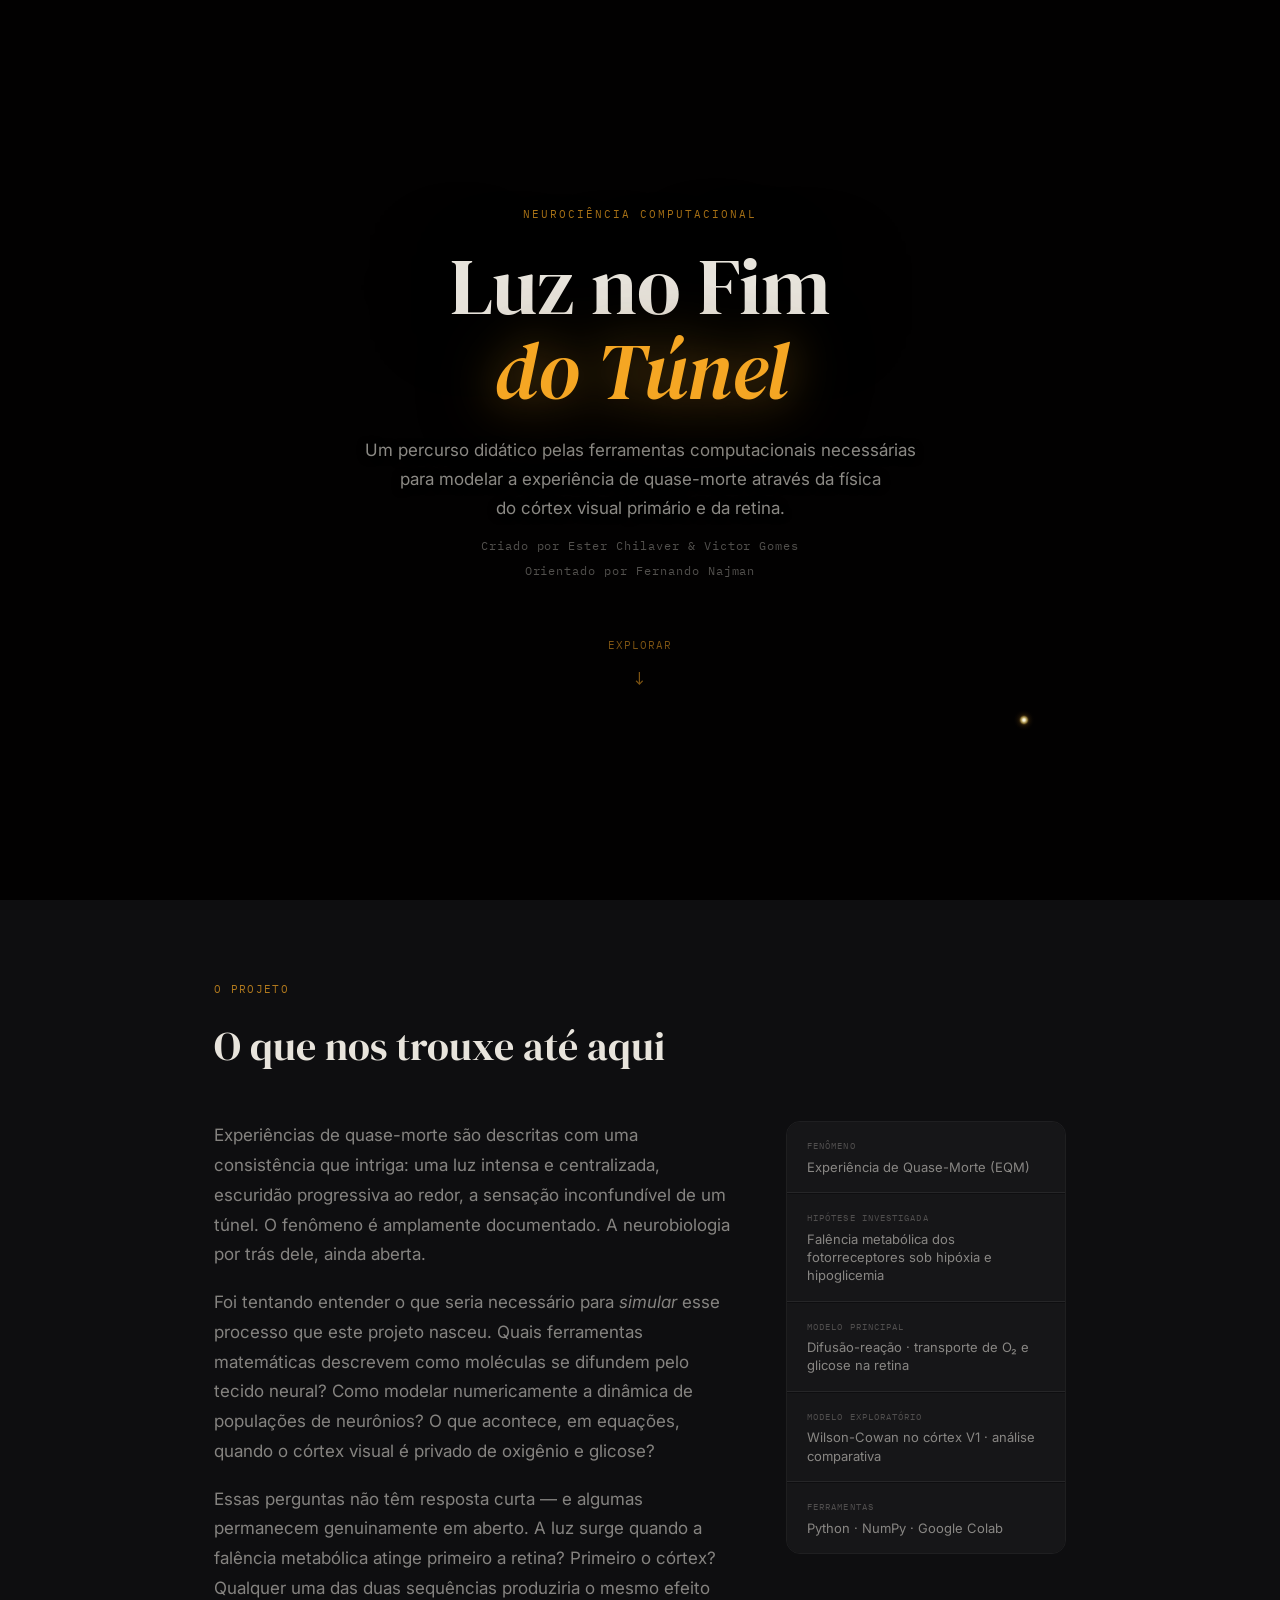
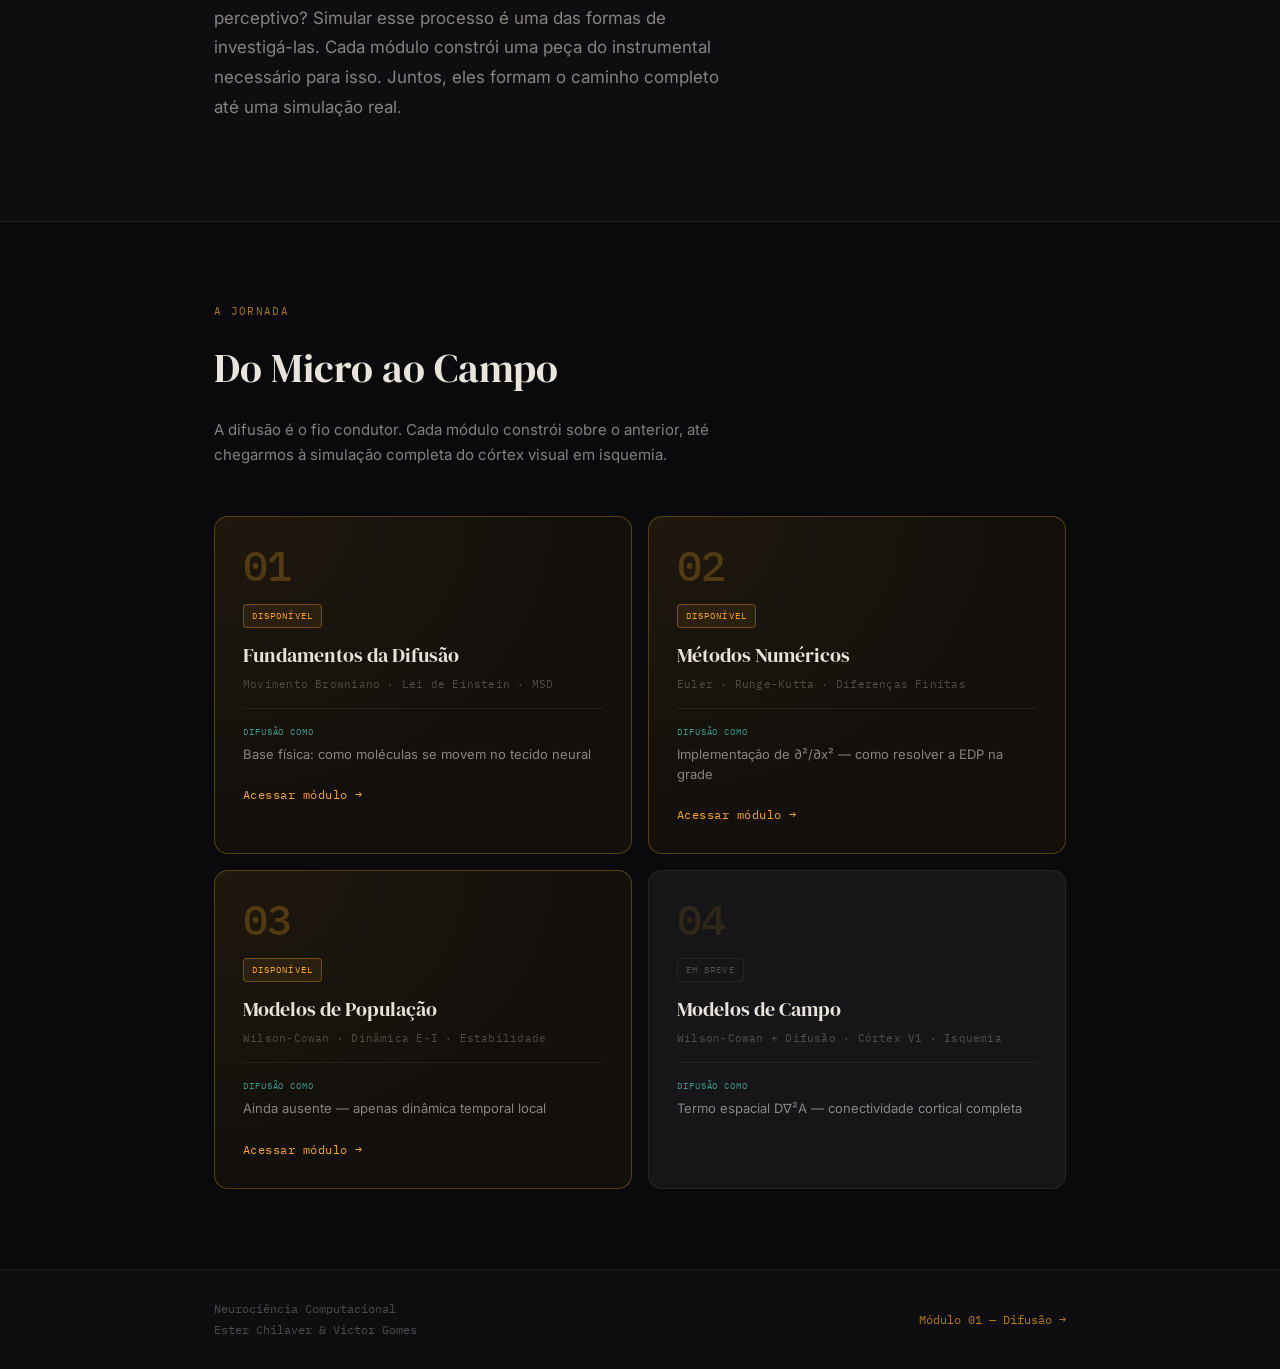
<file: index.html>
<!DOCTYPE html>
<html lang="pt-BR">

<head>
  <meta charset="UTF-8">
  <meta name="viewport" content="width=device-width, initial-scale=1.0">
  <title>Neurociência Computacional — Luz no Fim do Túnel</title>

  <link rel="preconnect" href="https://fonts.googleapis.com">
  <link
    href="https://fonts.googleapis.com/css2?family=DM+Serif+Display:ital@0;1&family=IBM+Plex+Mono:wght@400;500&family=Inter:wght@400;500;600&display=swap"
    rel="stylesheet">

  <link rel="stylesheet" href="css/theme.css">
  <link rel="stylesheet" href="css/home.css">
</head>

<body class="home">

  <!-- ══ HERO: Túnel de Luz ══ -->
  <section class="hero">
    <canvas id="tunnelCanvas" class="tunnel-canvas"></canvas>

    <div class="hero-content">
      <div class="hero-label">Neurociência Computacional</div>
      <h1 class="hero-title">
        Luz no Fim<br><em>do Túnel</em>
      </h1>
      <p class="hero-sub">
        Um percurso didático pelas ferramentas computacionais necessárias<br>
        para modelar a experiência de quase-morte através da física<br>
        do córtex visual primário e da retina.
      </p>
      <p class="hero-authors" style="margin-bottom:4px;">Criado por Ester Chilaver &amp; Victor Gomes</p>
      <p class="hero-authors">Orientado por Fernando Najman</p>
      <a href="#modulos" class="hero-scroll">
        <span>Explorar</span>
        <span class="scroll-arrow">↓</span>
      </a>
    </div>
  </section>

  <!-- ══ SOBRE O PROJETO ══ -->
  <section class="about">
    <div class="about-inner">
      <div class="about-label">O Projeto</div>
      <h2 class="about-title">O que nos trouxe até aqui</h2>

      <div class="about-grid">
        <div class="about-text">
          <p>
            Experiências de quase-morte são descritas com uma consistência que intriga:
            uma luz intensa e centralizada, escuridão progressiva ao redor, a sensação
            inconfundível de um túnel. O fenômeno é amplamente documentado.
            A neurobiologia por trás dele, ainda aberta.
          </p>
          <p>
            Foi tentando entender o que seria necessário para <em>simular</em> esse processo
            que este projeto nasceu. Quais ferramentas matemáticas descrevem como moléculas
            se difundem pelo tecido neural? Como modelar numericamente a dinâmica de populações
            de neurônios? O que acontece, em equações, quando o córtex visual é privado
            de oxigênio e glicose?
          </p>
          <p>
            Essas perguntas não têm resposta curta — e algumas permanecem genuinamente
            em aberto. A luz surge quando a falência metabólica atinge primeiro a retina?
            Primeiro o córtex? Qualquer uma das duas sequências produziria o mesmo efeito
            perceptivo? Simular esse processo é uma das formas de investigá-las.
            Cada módulo constrói uma peça do instrumental necessário para isso.
            Juntos, eles formam o caminho completo até uma simulação real.
          </p>
        </div>

        <div class="about-facts">
          <div class="fact-item">
            <div class="fact-label">Fenômeno</div>
            <div class="fact-value">Experiência de Quase-Morte (EQM)</div>
          </div>
          <div class="fact-item">
            <div class="fact-label">Hipótese investigada</div>
            <div class="fact-value">Falência metabólica dos fotorreceptores sob hipóxia e hipoglicemia</div>
          </div>
          <div class="fact-item">
            <div class="fact-label">Modelo principal</div>
            <div class="fact-value">Difusão-reação · transporte de O₂ e glicose na retina</div>
          </div>
          <div class="fact-item">
            <div class="fact-label">Modelo exploratório</div>
            <div class="fact-value">Wilson-Cowan no córtex V1 · análise comparativa</div>
          </div>
          <div class="fact-item">
            <div class="fact-label">Ferramentas</div>
            <div class="fact-value">Python · NumPy · Google Colab</div>
          </div>
        </div>
      </div>
    </div>
  </section>

  <!-- ══ MÓDULOS ══ -->
  <section class="modules" id="modulos">
    <div class="modules-inner">
      <div class="modules-header">
        <div class="section-label">A Jornada</div>
        <h2 class="modules-title">Do Micro ao Campo</h2>
        <p class="modules-desc">
          A difusão é o fio condutor. Cada módulo constrói sobre o anterior,
          até chegarmos à simulação completa do córtex visual em isquemia.
        </p>
      </div>

      <div class="modules-grid">

        <!-- Módulo 01 — Disponível -->
        <a href="modulos/difusao.html" class="mod-card active">
          <div class="mod-number">01</div>
          <div class="mod-badge-chip active">Disponível</div>
          <div class="mod-title">Fundamentos da Difusão</div>
          <div class="mod-topics">Movimento Browniano · Lei de Einstein · MSD</div>
          <div class="mod-diffusion">
            <span class="mod-diff-label">Difusão como</span>
            Base física: como moléculas se movem no tecido neural
          </div>
          <div class="mod-cta">Acessar módulo →</div>
        </a>

        <!-- Módulo 02 — Disponível -->
        <a href="modulos/metodos-numericos.html" class="mod-card active">
          <div class="mod-number">02</div>
          <div class="mod-badge-chip active">Disponível</div>
          <div class="mod-title">Métodos Numéricos</div>
          <div class="mod-topics">Euler · Runge-Kutta · Diferenças Finitas</div>
          <div class="mod-diffusion">
            <span class="mod-diff-label">Difusão como</span>
            Implementação de ∂²/∂x² — como resolver a EDP na grade
          </div>
          <div class="mod-cta">Acessar módulo →</div>
        </a>

        <!-- Módulo 03 — Disponível -->
        <a href="modulos/modelos-de-populacao.html" class="mod-card active">
          <div class="mod-number">03</div>
          <div class="mod-badge-chip active">Disponível</div>
          <div class="mod-title">Modelos de População</div>
          <div class="mod-topics">Wilson-Cowan · Dinâmica E-I · Estabilidade</div>
          <div class="mod-diffusion">
            <span class="mod-diff-label">Difusão como</span>
            Ainda ausente — apenas dinâmica temporal local
          </div>
          <div class="mod-cta">Acessar módulo →</div>
        </a>

        <!-- Módulo 04 -->
        <div class="mod-card">
          <div class="mod-number">04</div>
          <div class="mod-badge-chip">Em breve</div>
          <div class="mod-title">Modelos de Campo</div>
          <div class="mod-topics">Wilson-Cowan + Difusão · Córtex V1 · Isquemia</div>
          <div class="mod-diffusion">
            <span class="mod-diff-label">Difusão como</span>
            Termo espacial D∇²A — conectividade cortical completa
          </div>
        </div>

      </div>
    </div>
  </section>

  <!-- ══ FOOTER ══ -->
  <footer class="home-footer">
    <div class="home-footer-inner">
      <div class="home-footer-left">
        Neurociência Computacional<br>
        Ester Chilaver &amp; Victor Gomes
      </div>
      <div class="home-footer-right">
        <a href="modulos/difusao.html">Módulo 01 — Difusão →</a>
      </div>
    </div>
  </footer>

  <script src="js/home.js"></script>
</body>

</html>
</file>
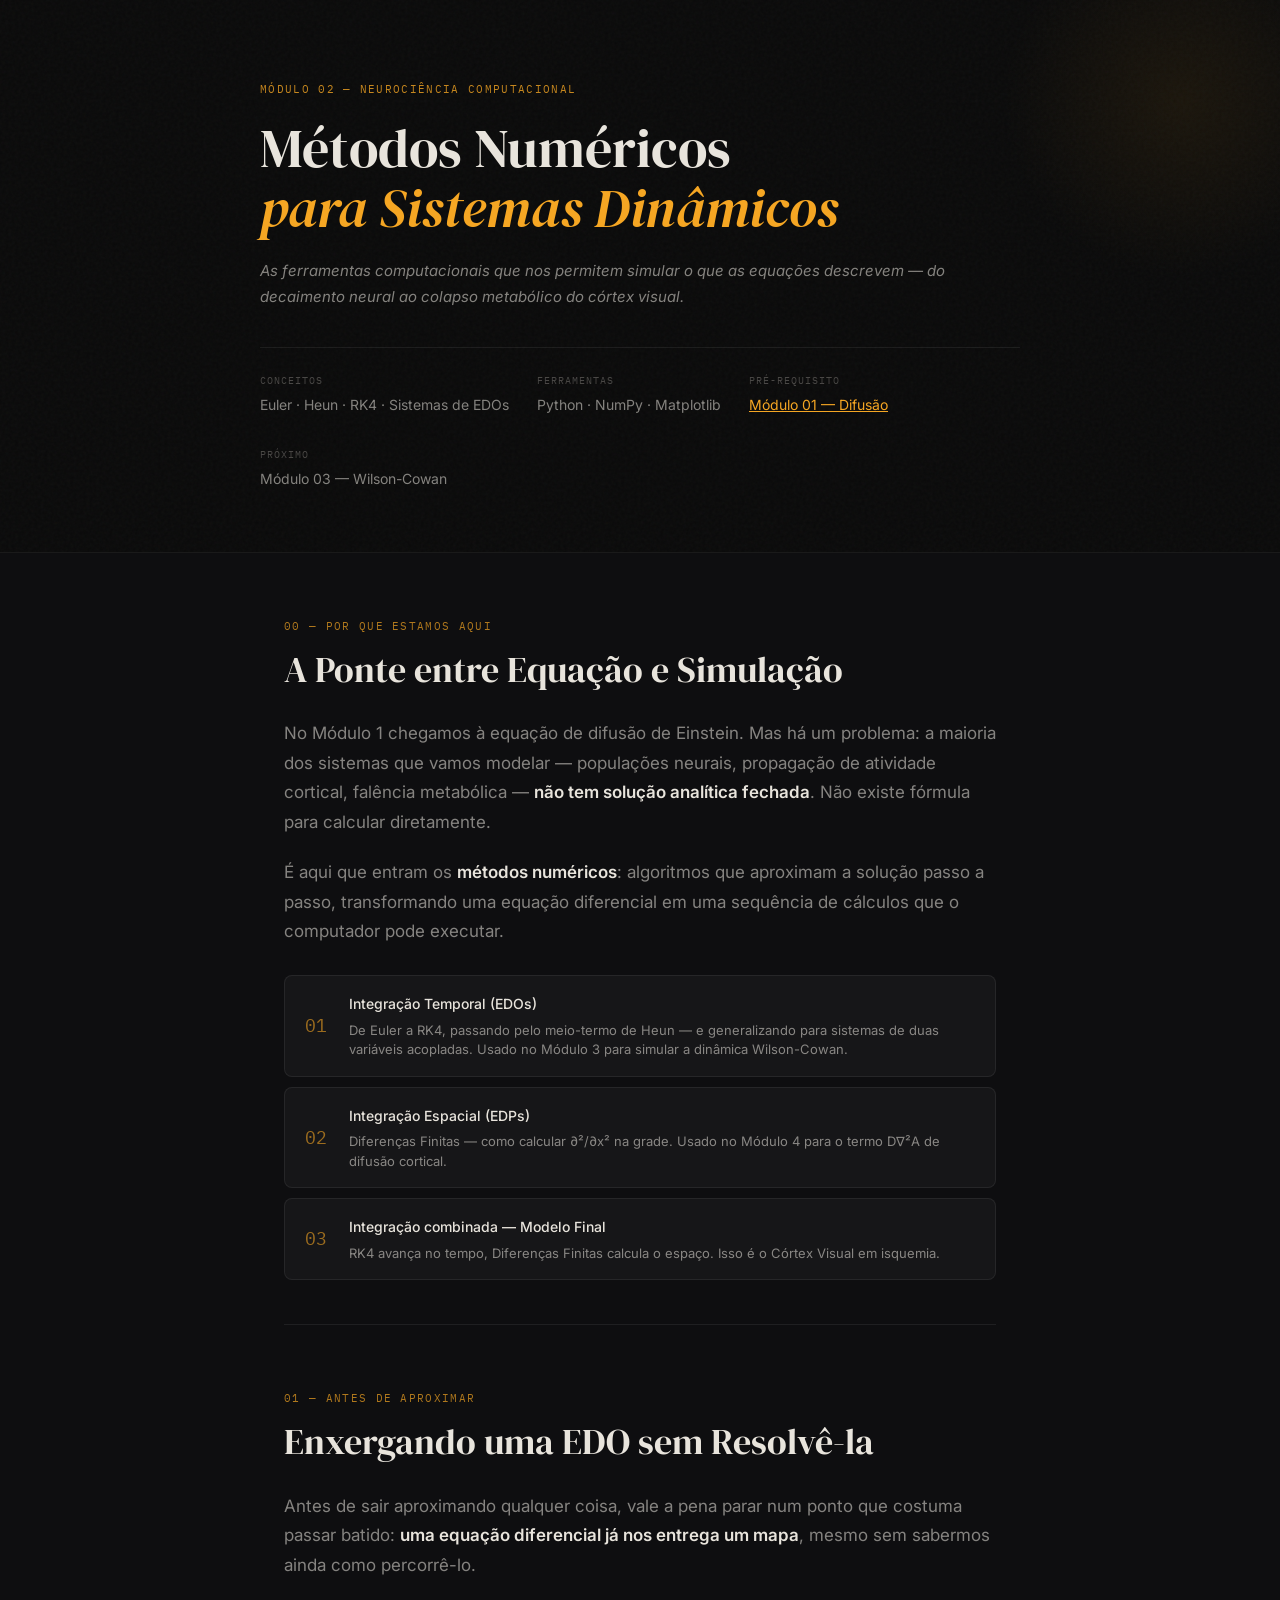
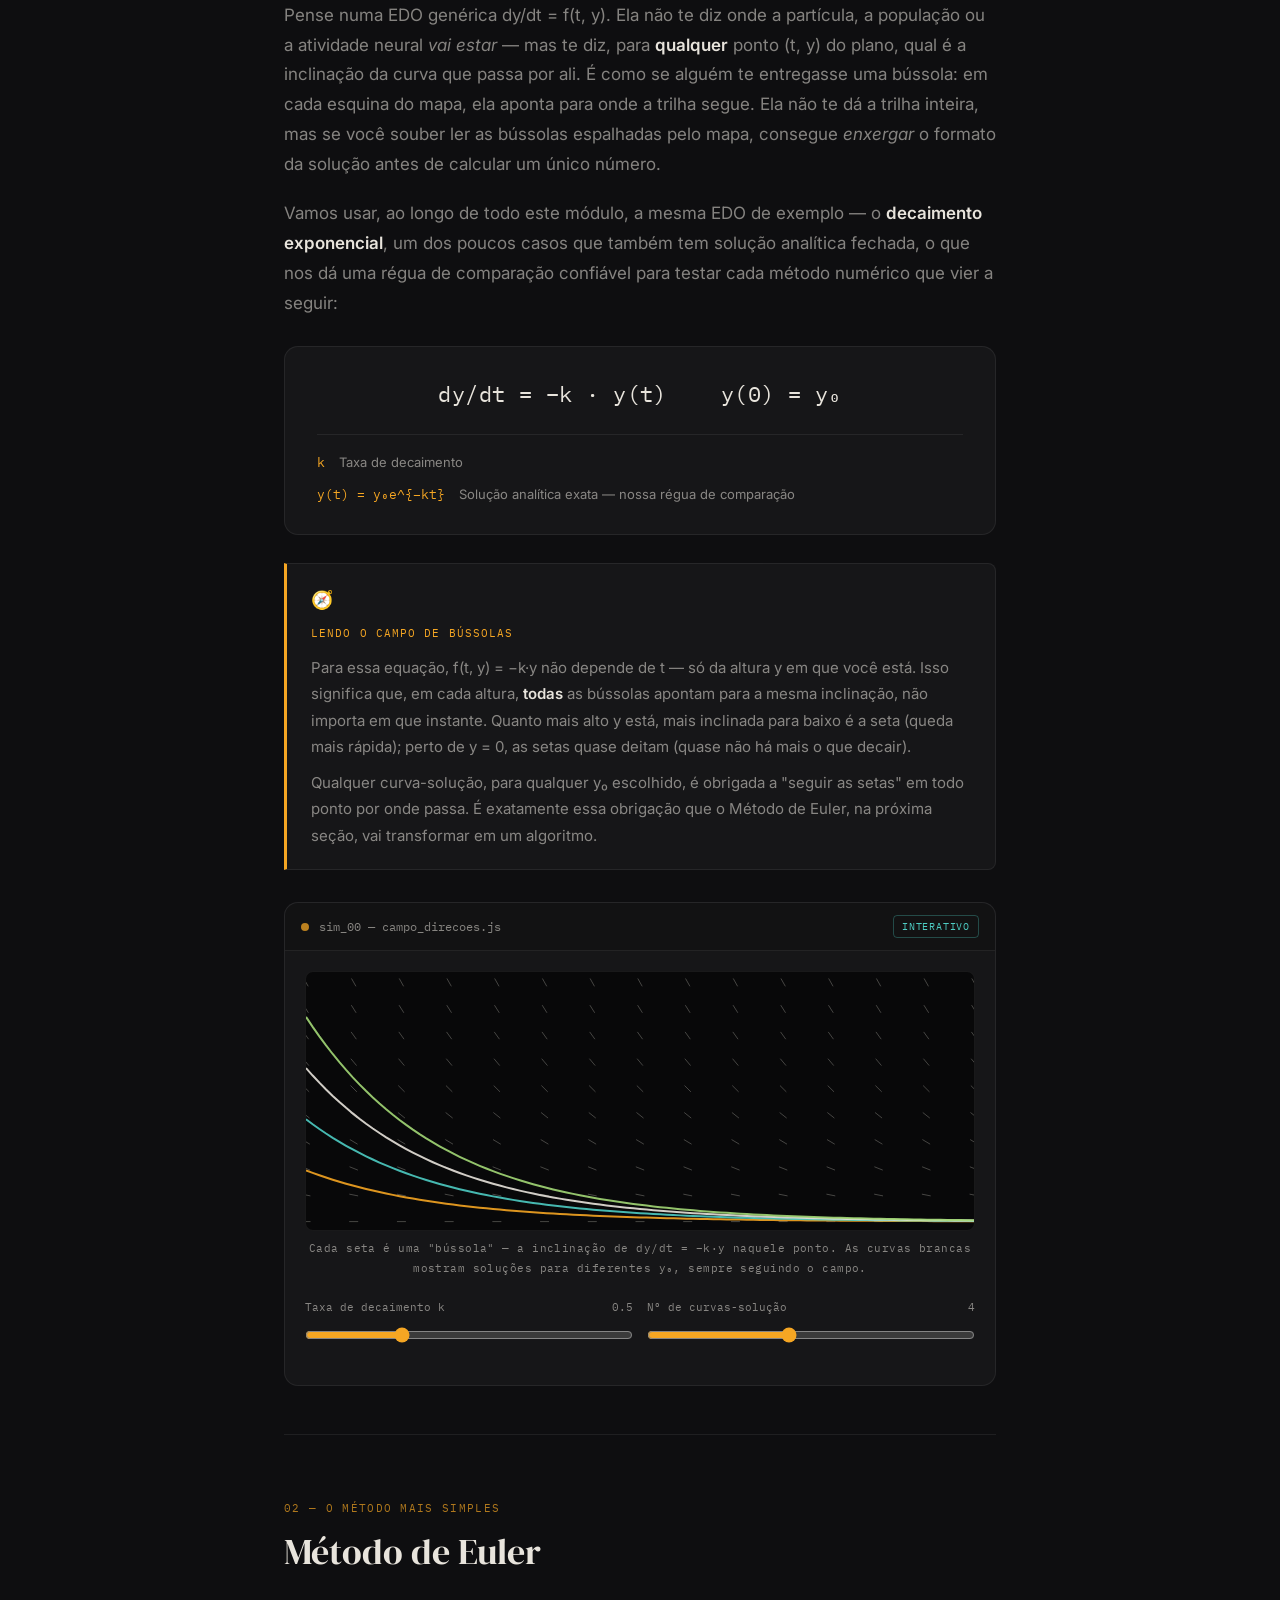
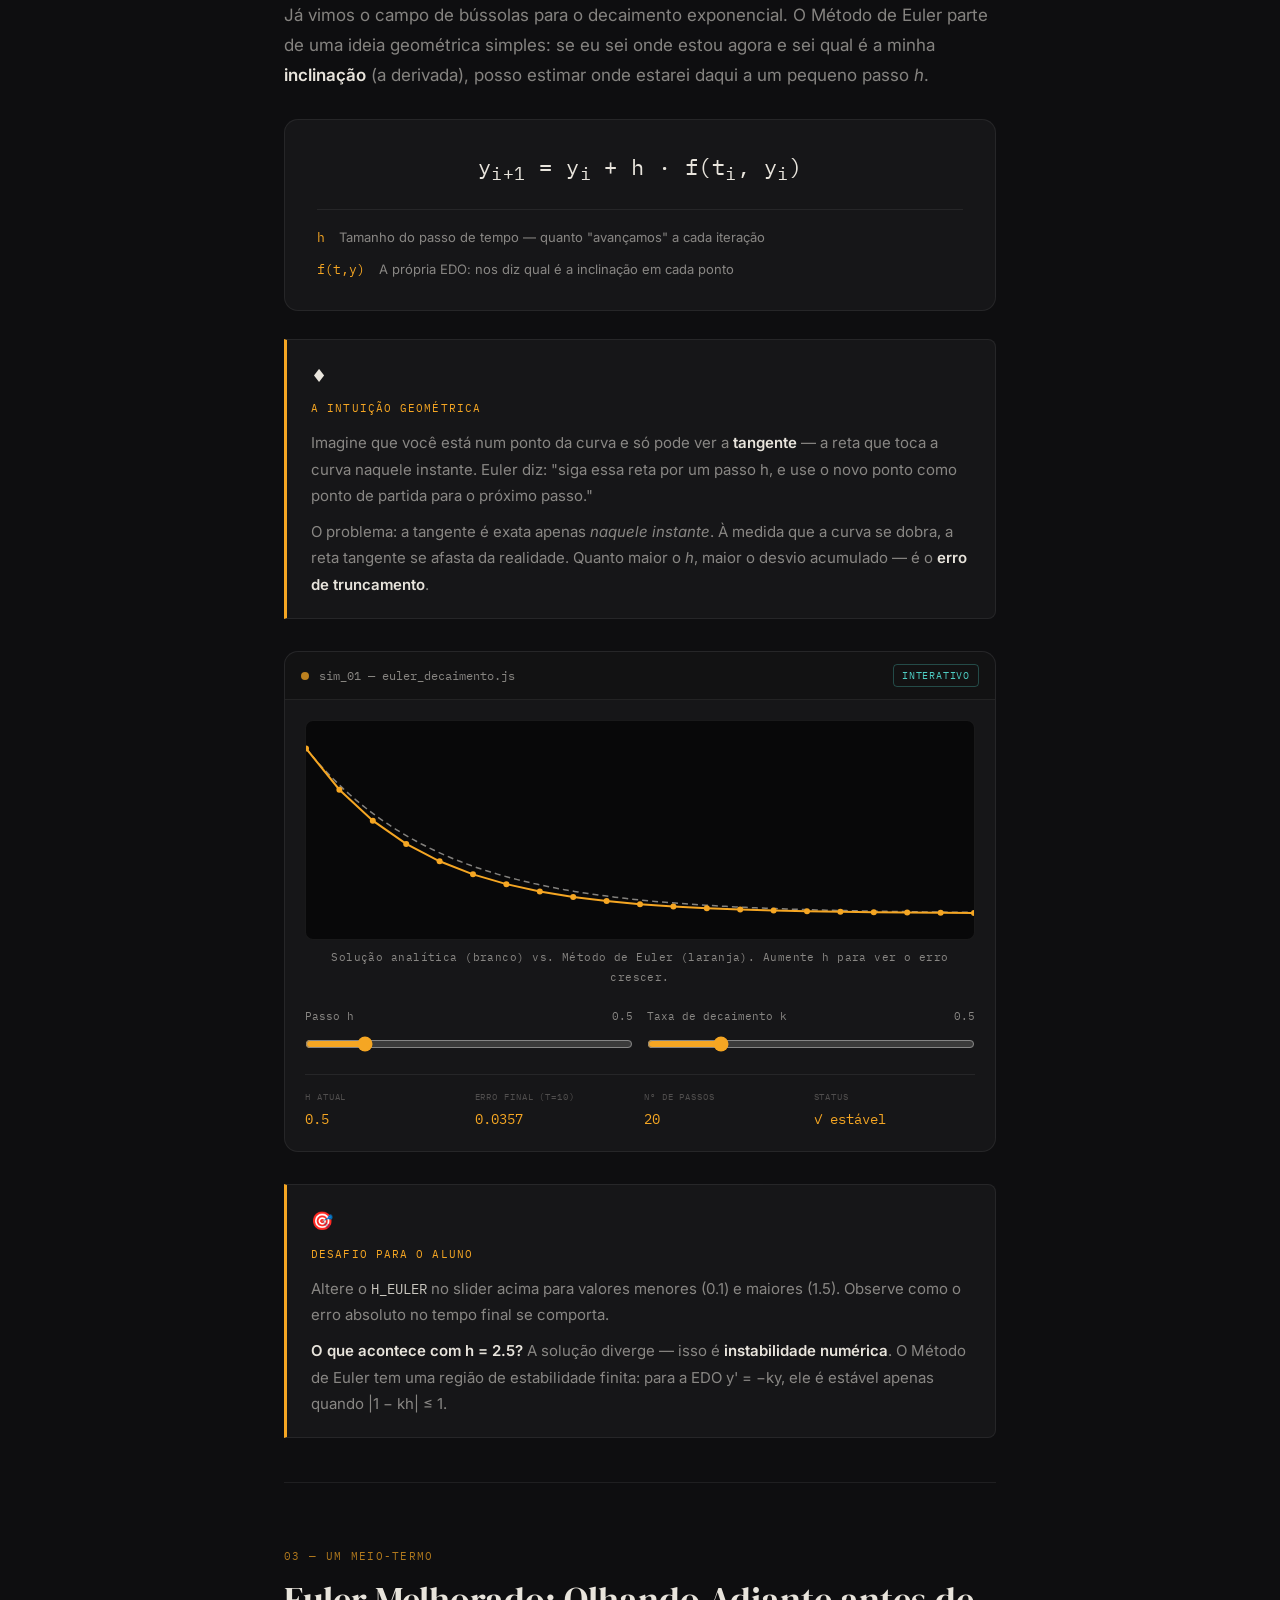
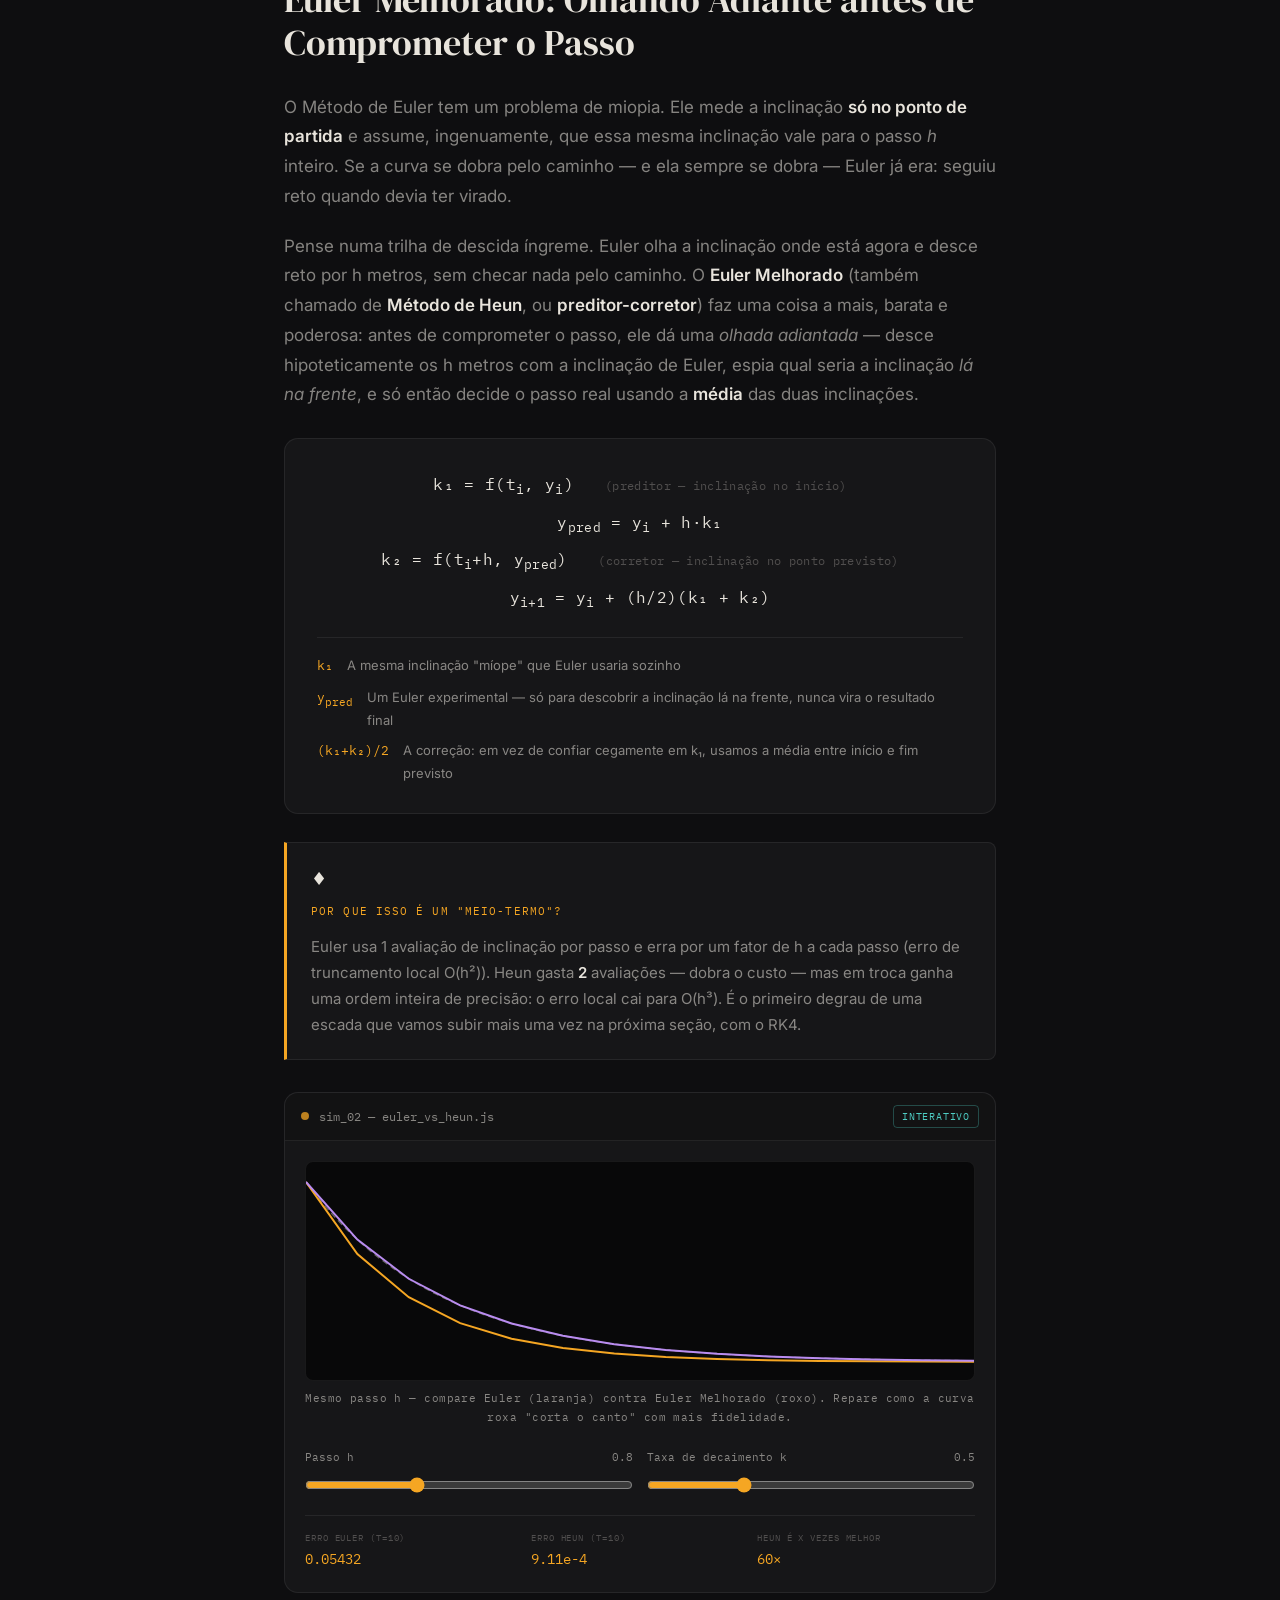
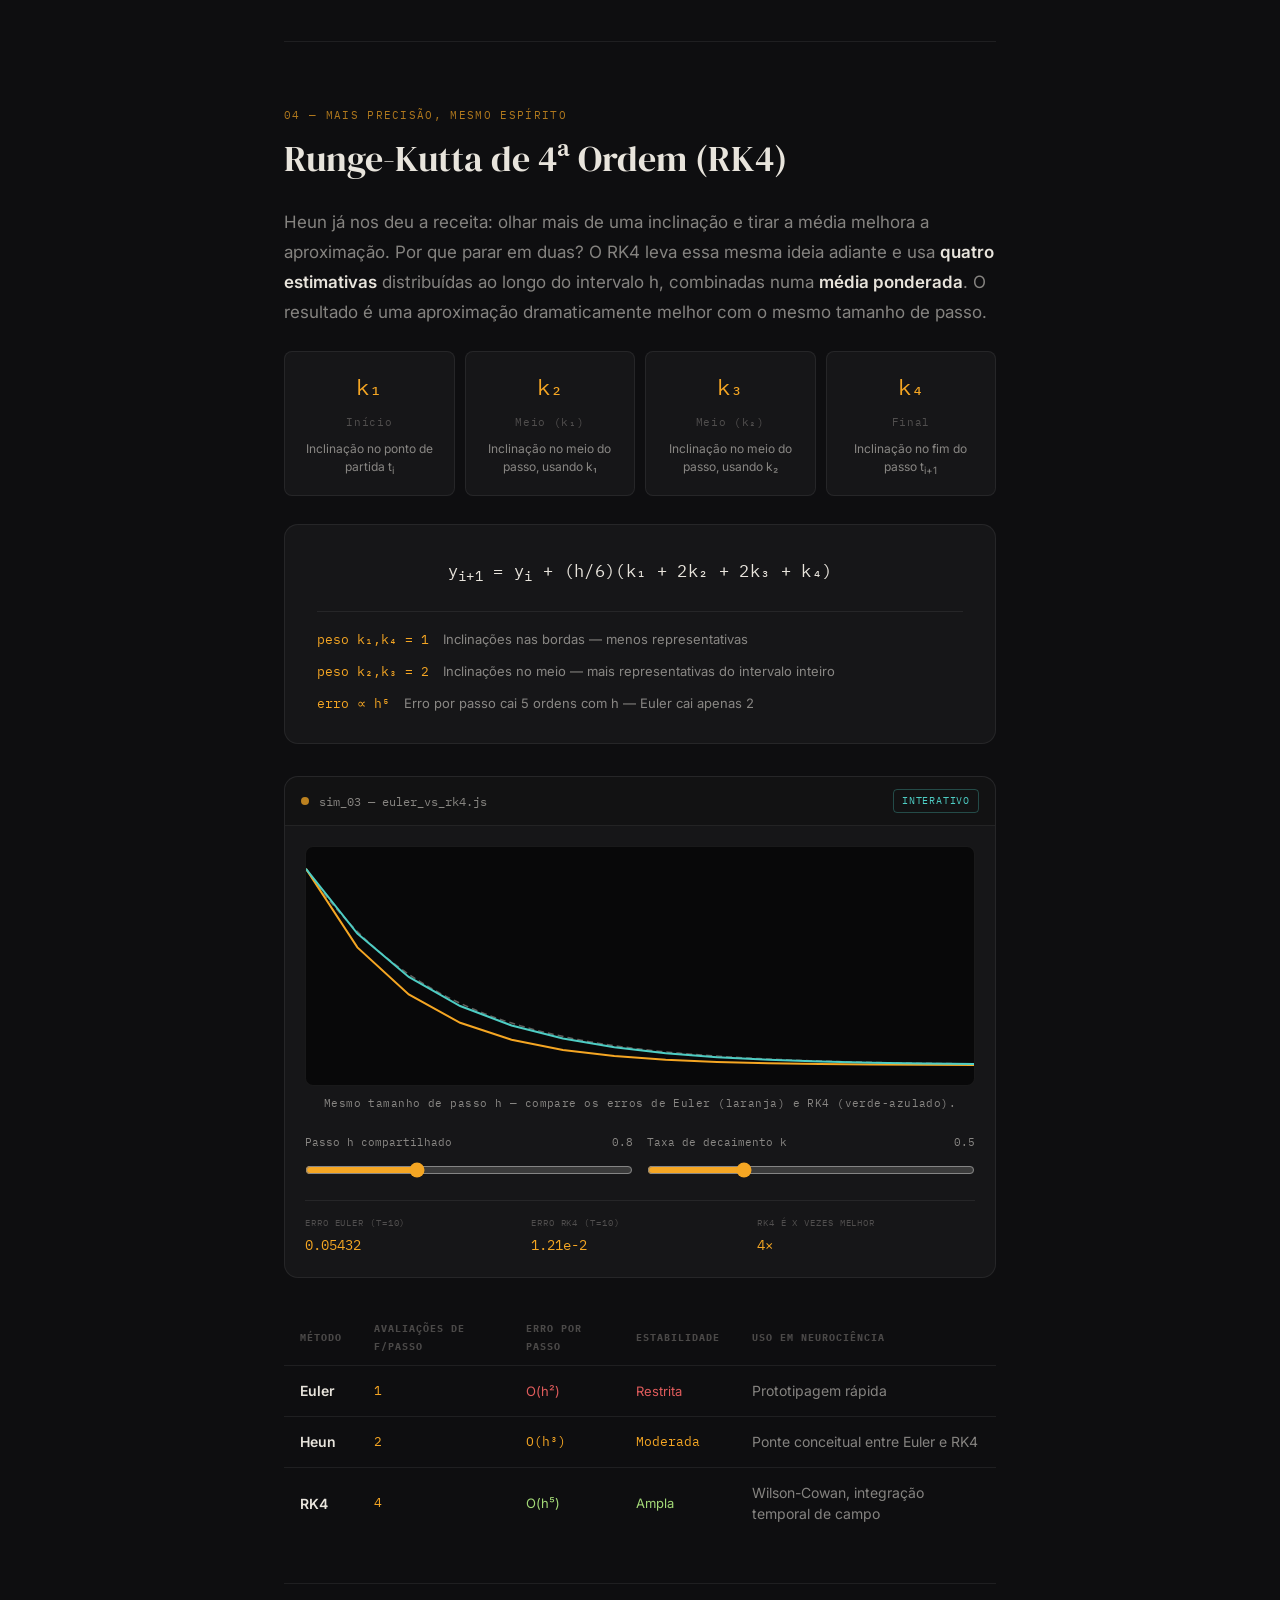
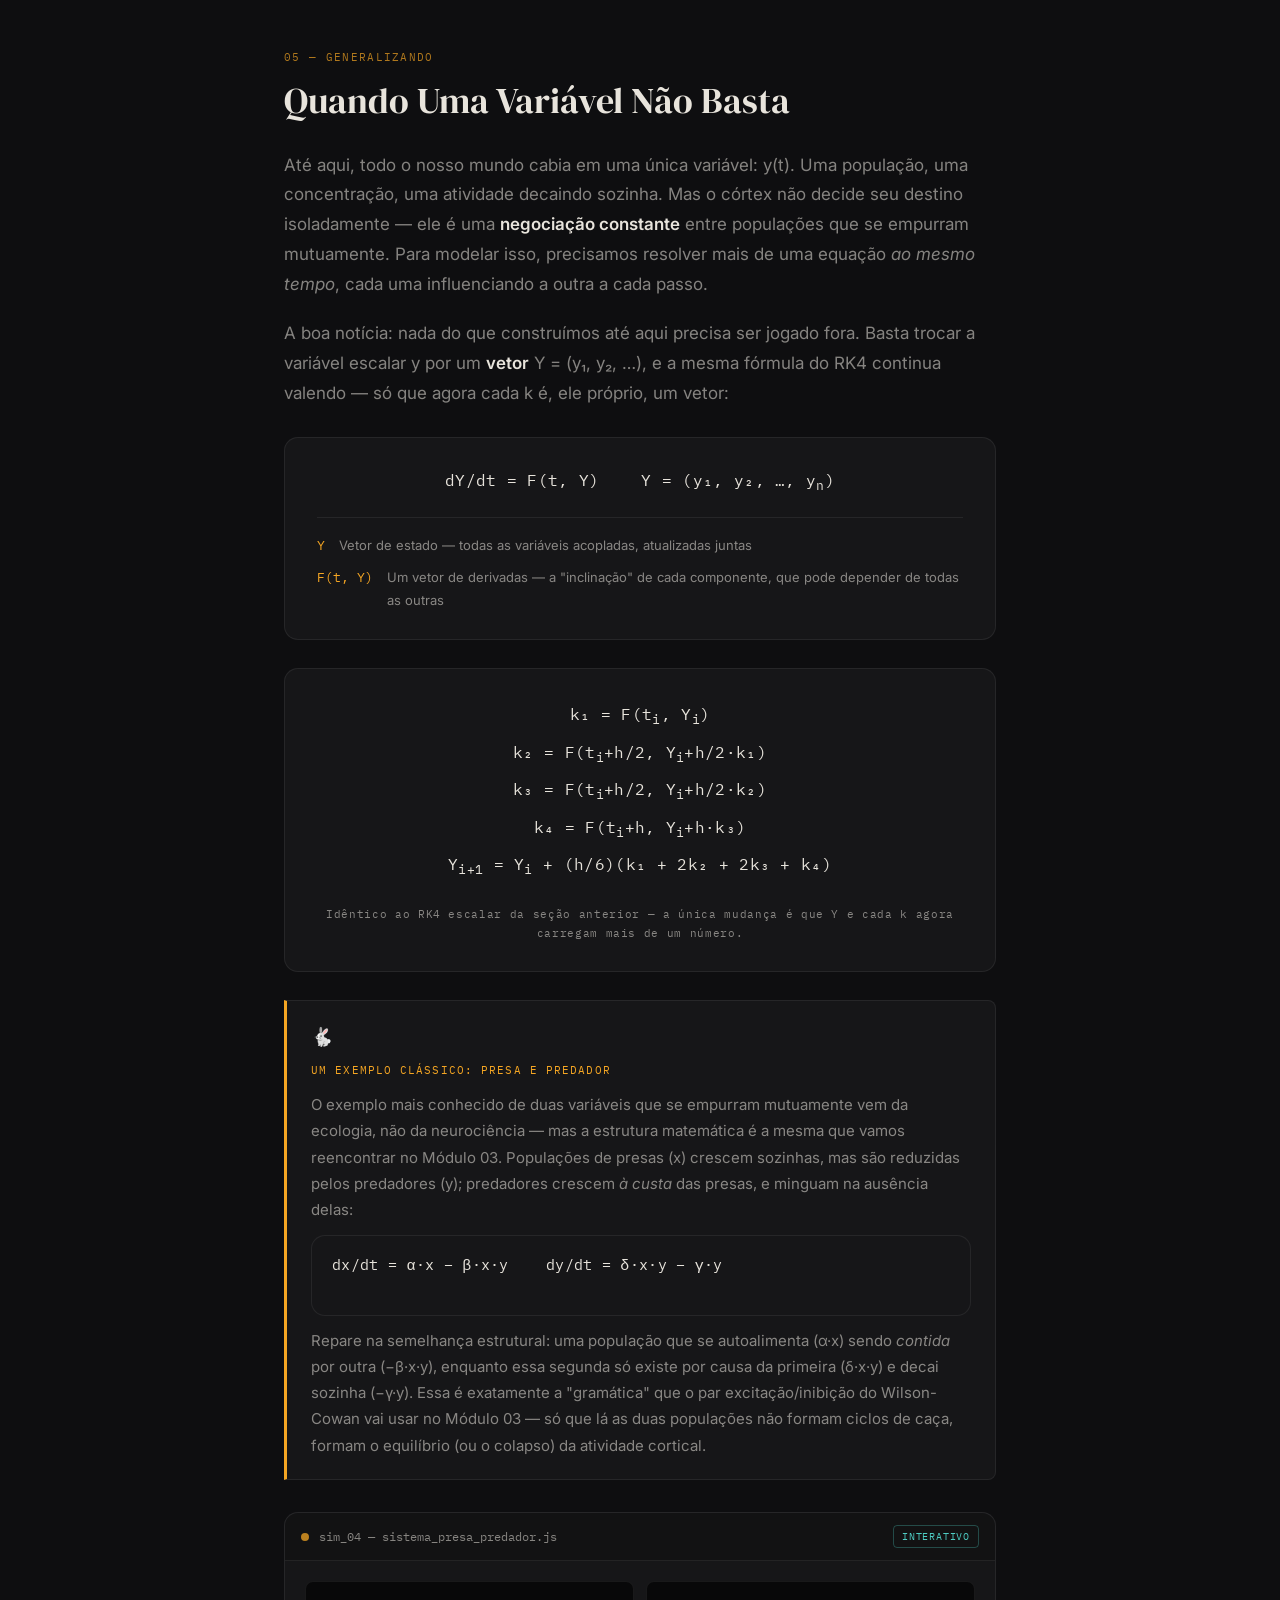
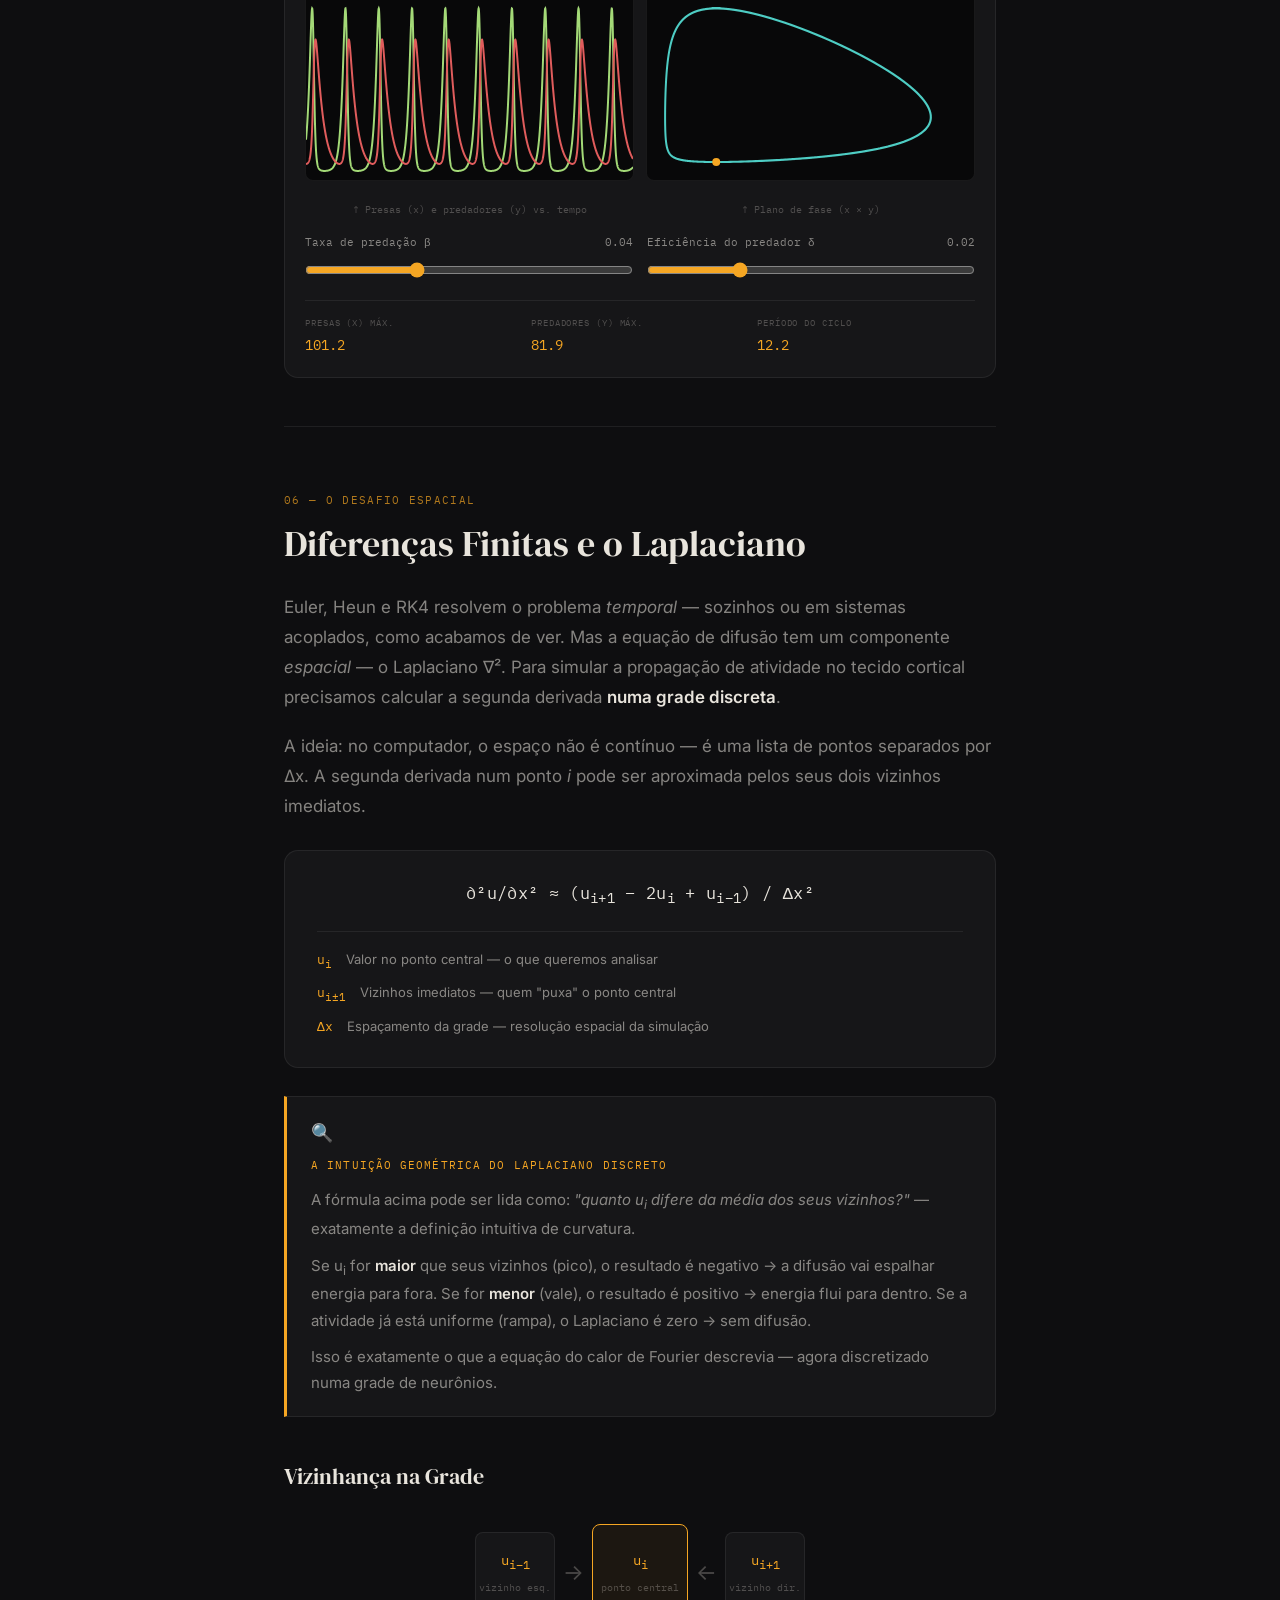
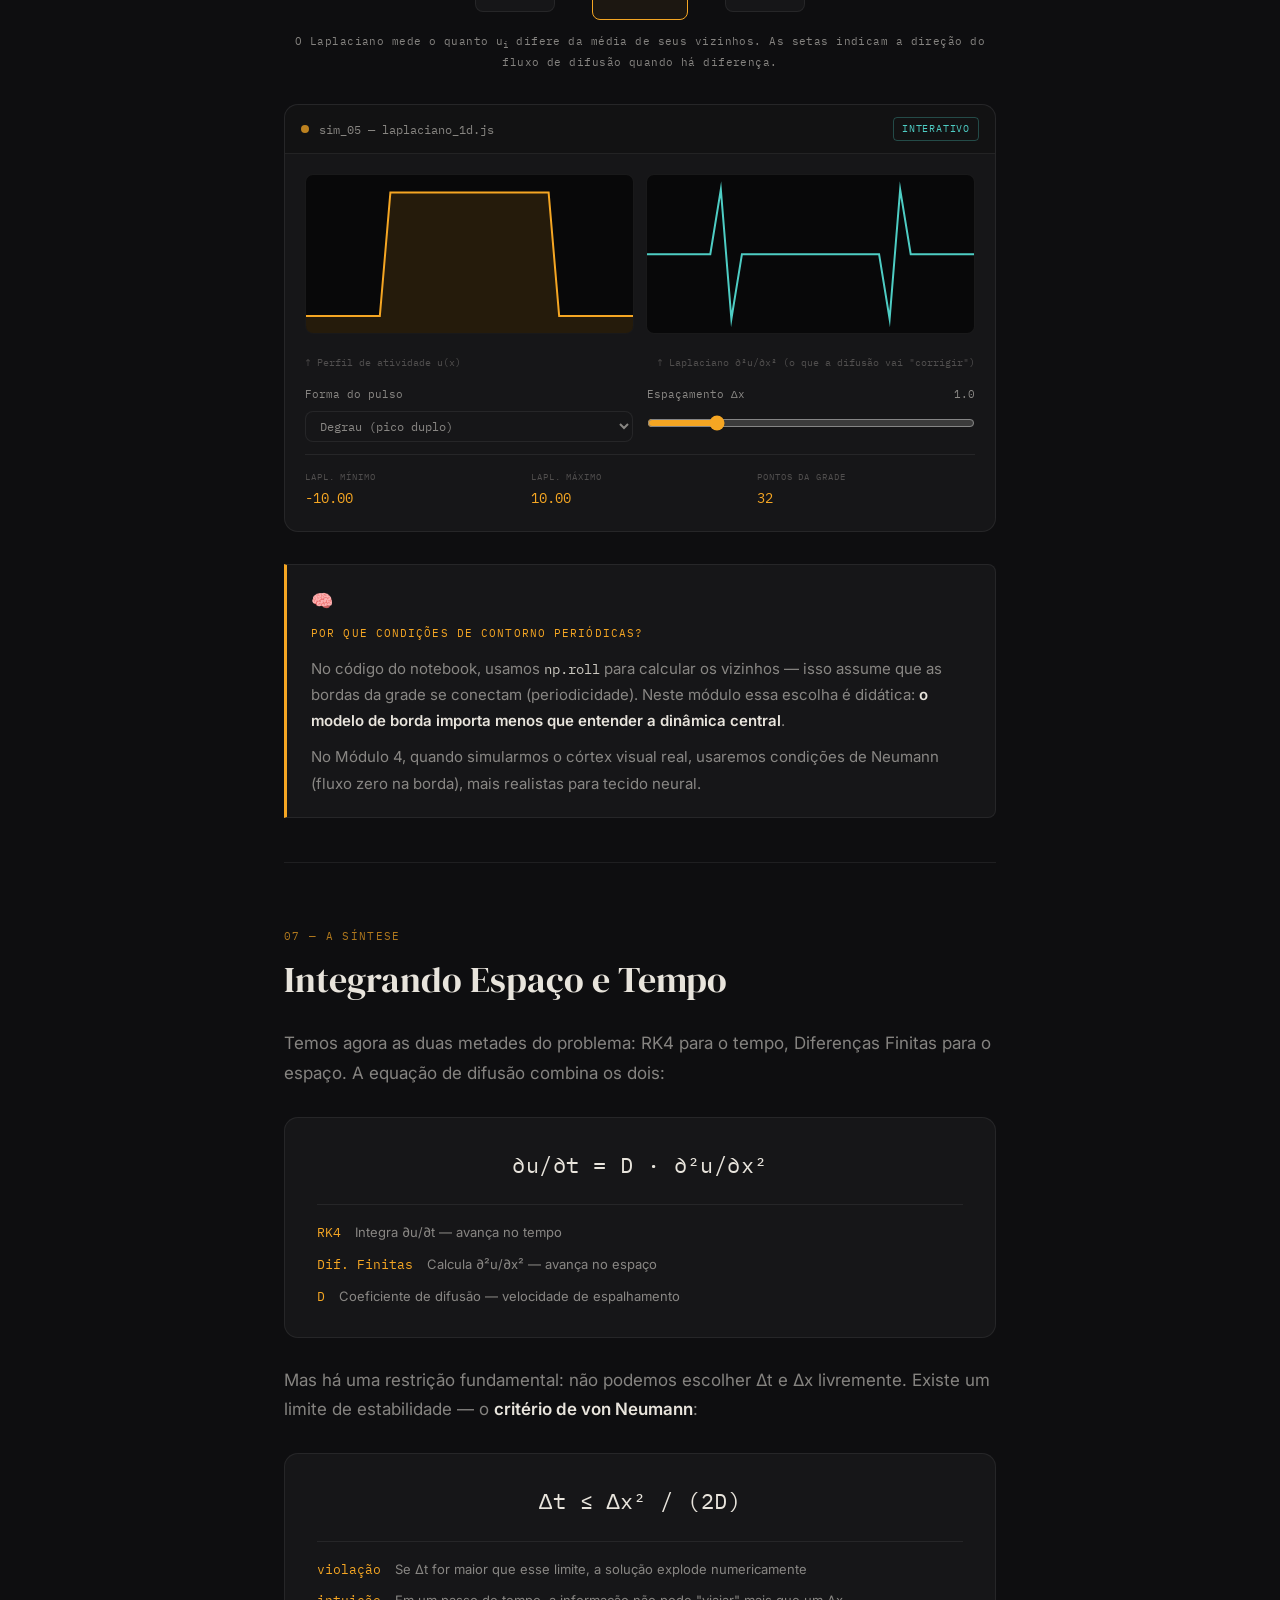
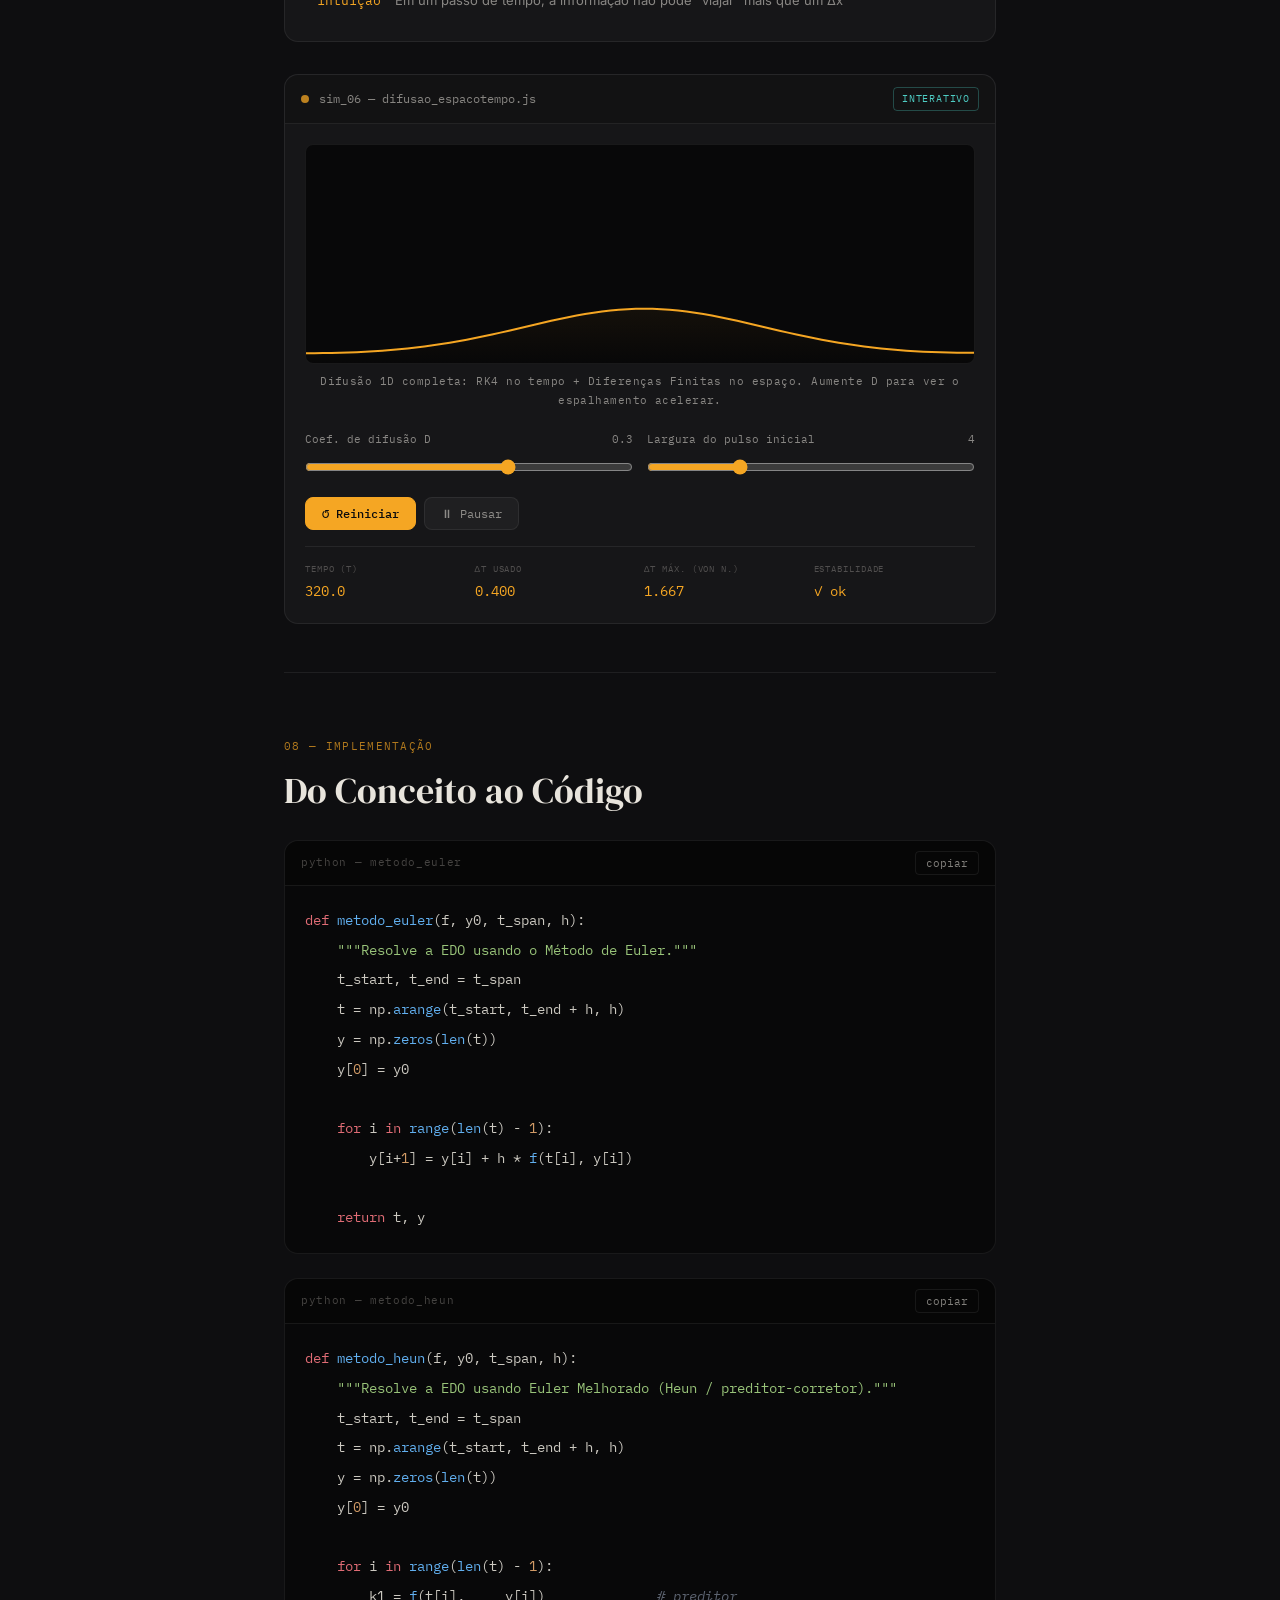
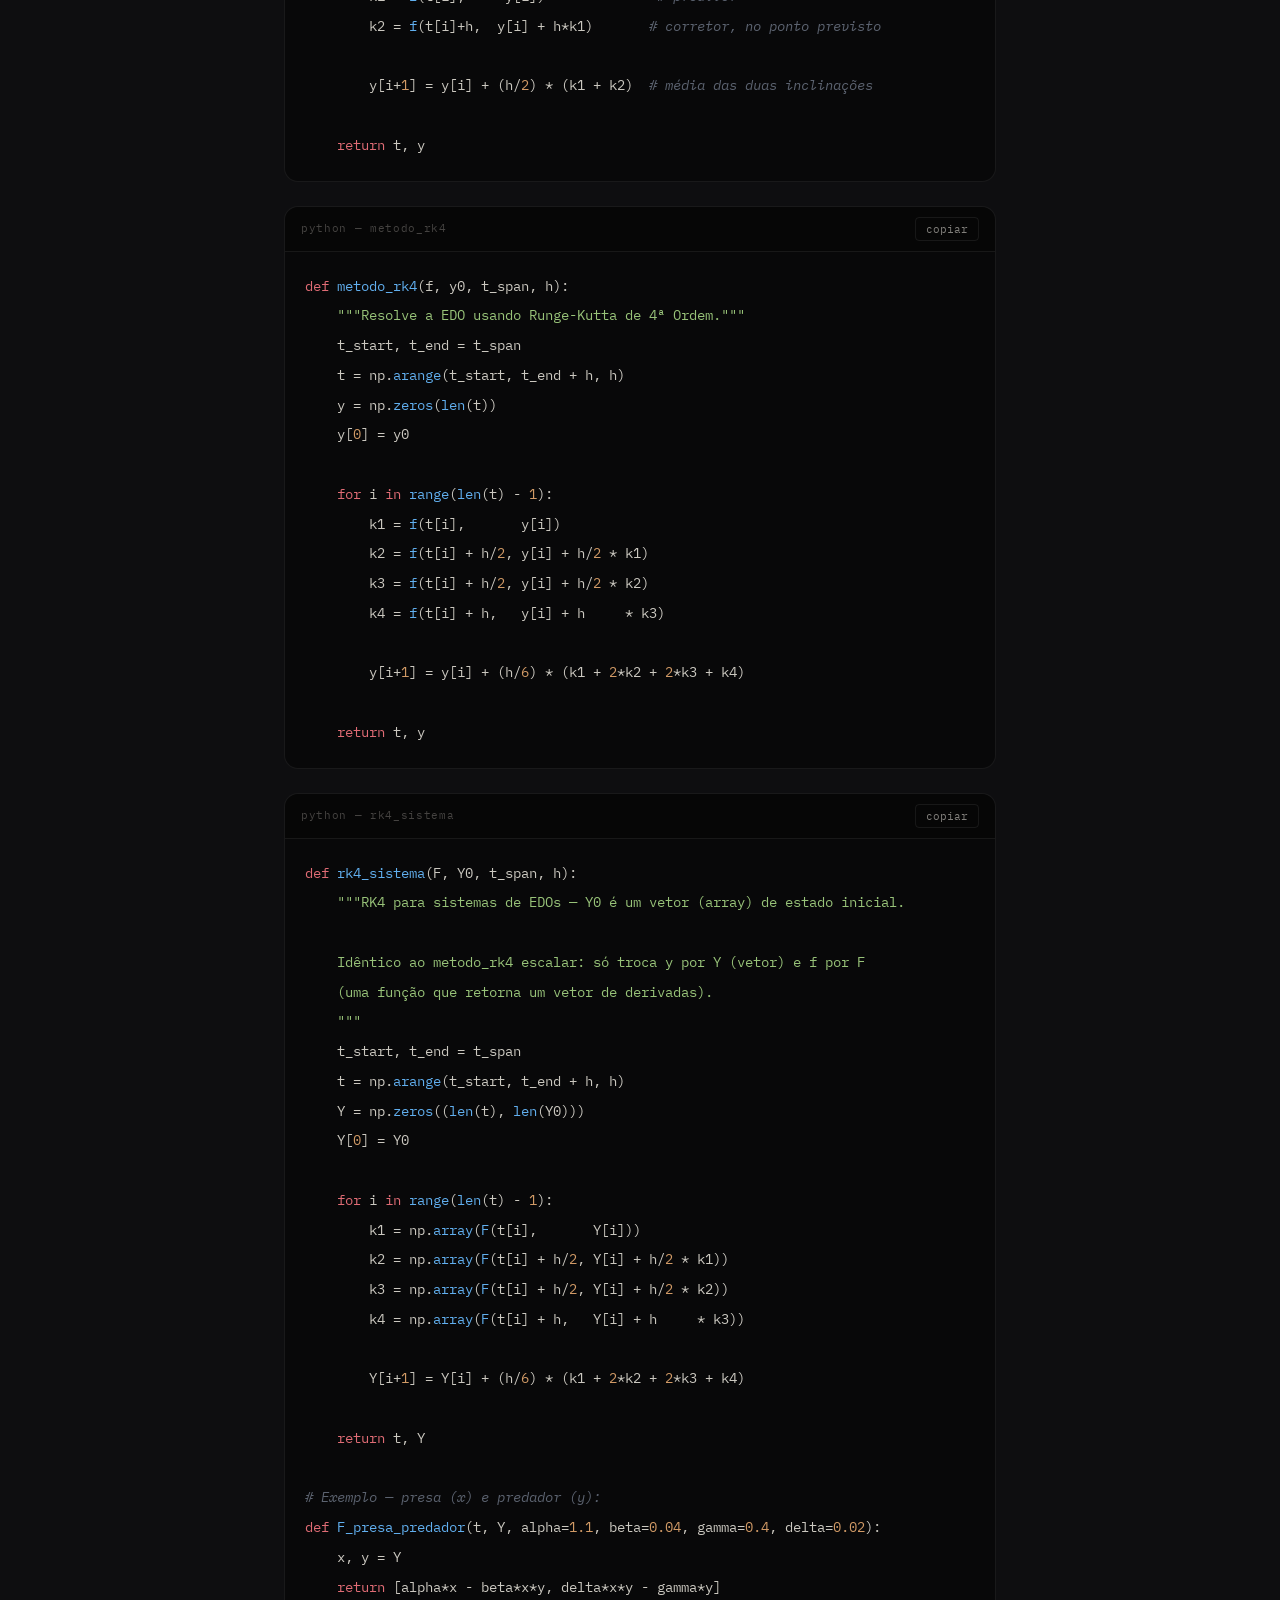
<file: modulos/metodos-numericos.html>
<!DOCTYPE html>
<html lang="pt-BR">
<head>
  <meta charset="UTF-8">
  <meta name="viewport" content="width=device-width, initial-scale=1.0">
  <title>Módulo 02 — Métodos Numéricos | Neurociência Computacional</title>

  <link rel="preconnect" href="https://fonts.googleapis.com">
  <link href="https://fonts.googleapis.com/css2?family=DM+Serif+Display:ital@0;1&family=IBM+Plex+Mono:wght@400;500&family=Inter:wght@400;500;600&display=swap" rel="stylesheet">

  <link rel="stylesheet" href="../css/theme.css">
  <style>
    /* ── page-specific overrides ── */
    .header { background: #090909; }

    /* comparison table */
    .compare-table {
      width: 100%;
      border-collapse: collapse;
      margin: 28px 0;
      font-size: 14px;
    }
    .compare-table th {
      font-family: var(--mono);
      font-size: 10px;
      letter-spacing: 0.1em;
      text-transform: uppercase;
      color: var(--text-muted);
      padding: 10px 16px;
      border-bottom: 1px solid var(--border);
      text-align: left;
    }
    .compare-table td {
      padding: 14px 16px;
      border-bottom: 1px solid var(--border);
      color: var(--text-dim);
      vertical-align: middle;
      line-height: 1.55;
    }
    .compare-table tr:last-child td { border-bottom: none; }
    .compare-table td.highlight { color: var(--amber); font-family: var(--mono); font-size: 13px; }
    .compare-table td.good { color: #a3d977; font-size: 13px; }
    .compare-table td.bad  { color: #e05c5c; font-size: 13px; }

    /* step counter for RK4 */
    .rk4-steps {
      display: grid;
      grid-template-columns: repeat(4, 1fr);
      gap: 10px;
      margin: 24px 0;
    }
    @media (max-width: 600px) { .rk4-steps { grid-template-columns: 1fr 1fr; } }

    .rk4-step {
      background: var(--bg-card);
      border: 1px solid var(--border);
      border-radius: var(--radius);
      padding: 16px;
      text-align: center;
      transition: border-color 0.2s;
    }
    .rk4-step:hover { border-color: var(--border-accent); }
    .rk4-step-num {
      font-family: var(--mono);
      font-size: 22px;
      color: var(--amber);
      margin-bottom: 6px;
    }
    .rk4-step-label {
      font-family: var(--mono);
      font-size: 11px;
      color: var(--text-muted);
      margin-bottom: 8px;
      letter-spacing: 0.06em;
    }
    .rk4-step-desc {
      font-size: 12px;
      color: var(--text-dim);
      line-height: 1.5;
    }

    /* neighbor diagram */
    .neighbor-diagram {
      display: flex;
      align-items: center;
      justify-content: center;
      gap: 0;
      margin: 28px 0;
      flex-wrap: wrap;
      gap: 4px;
    }
    .nd-cell {
      background: var(--bg-card);
      border: 1px solid var(--border);
      border-radius: var(--radius);
      width: 80px;
      height: 80px;
      display: flex;
      flex-direction: column;
      align-items: center;
      justify-content: center;
      gap: 4px;
    }
    .nd-cell.center {
      border-color: var(--amber);
      background: rgba(245,166,35,0.06);
      width: 96px; height: 96px;
    }
    .nd-cell-sym { font-family: var(--mono); font-size: 14px; color: var(--amber); }
    .nd-cell-label { font-family: var(--mono); font-size: 10px; color: var(--text-muted); }
    .nd-arrow { font-size: 22px; color: var(--text-muted); padding: 0 4px; }

    /* pipeline */
    .pipeline {
      display: flex;
      flex-direction: column;
      gap: 10px;
      margin: 28px 0;
    }
    .pipe-item {
      display: flex;
      align-items: center;
      gap: 16px;
      background: var(--bg-card);
      border: 1px solid var(--border);
      border-radius: var(--radius);
      padding: 16px 20px;
    }
    .pipe-num {
      font-family: var(--mono);
      font-size: 18px;
      color: var(--amber);
      opacity: 0.6;
      min-width: 28px;
    }
    .pipe-content { flex: 1; }
    .pipe-title { font-size: 14px; color: var(--text); font-weight: 500; margin-bottom: 4px; }
    .pipe-desc { font-size: 13px; color: var(--text-dim); line-height: 1.5; }
    .pipe-arrow { font-family: var(--mono); font-size: 18px; color: var(--border); }

    .sim-caption {
      font-family: var(--mono);
      font-size: 11px;
      color: var(--text-muted);
      text-align: center;
      margin: -8px 0 16px;
      letter-spacing: 0.04em;
    }
  </style>
</head>
<body>

  <div class="progress-bar" id="progressBar"></div>

  <!-- ══ HEADER ══ -->
  <header class="header">
    <div class="header-noise"></div>
    <div class="header-inner">
      <div class="module-tag">Módulo 02 — Neurociência Computacional</div>
      <h1>Métodos Numéricos<br><em>para Sistemas Dinâmicos</em></h1>
      <p class="header-lead">
        As ferramentas computacionais que nos permitem simular o que as equações descrevem —
        do decaimento neural ao colapso metabólico do córtex visual.
      </p>
      <div class="header-meta">
        <div class="meta-item">
          <span class="meta-label">Conceitos</span>
          <span class="meta-value">Euler · Heun · RK4 · Sistemas de EDOs</span>
        </div>
        <div class="meta-item">
          <span class="meta-label">Ferramentas</span>
          <span class="meta-value">Python · NumPy · Matplotlib</span>
        </div>
        <div class="meta-item">
          <span class="meta-label">Pré-requisito</span>
          <span class="meta-value"><a href="difusao.html">Módulo 01 — Difusão</a></span>
        </div>
        <div class="meta-item">
          <span class="meta-label">Próximo</span>
          <span class="meta-value">Módulo 03 — Wilson-Cowan</span>
        </div>
      </div>
    </div>
  </header>

  <!-- ══ CONTENT ══ -->
  <main class="content">

    <!-- ── MOTIVAÇÃO ── -->
    <section class="section reveal">
      <span class="section-anchor" id="motivacao"></span>
      <div class="section-label">00 — Por que estamos aqui</div>
      <h2>A Ponte entre Equação e Simulação</h2>

      <p>
        No Módulo 1 chegamos à equação de difusão de Einstein. Mas há um problema: 
        a maioria dos sistemas que vamos modelar — populações neurais, propagação de atividade 
        cortical, falência metabólica — <strong>não tem solução analítica fechada</strong>.
        Não existe fórmula para calcular diretamente.
      </p>
      <p>
        É aqui que entram os <strong>métodos numéricos</strong>: algoritmos que aproximam 
        a solução passo a passo, transformando uma equação diferencial em uma sequência 
        de cálculos que o computador pode executar.
      </p>

      <div class="pipeline">
        <div class="pipe-item">
          <span class="pipe-num">01</span>
          <div class="pipe-content">
            <div class="pipe-title">Integração Temporal (EDOs)</div>
            <div class="pipe-desc">De Euler a RK4, passando pelo meio-termo de Heun — e generalizando para sistemas de duas variáveis acopladas. Usado no Módulo 3 para simular a dinâmica Wilson-Cowan.</div>
          </div>
        </div>
        <div class="pipe-item">
          <span class="pipe-num">02</span>
          <div class="pipe-content">
            <div class="pipe-title">Integração Espacial (EDPs)</div>
            <div class="pipe-desc">Diferenças Finitas — como calcular ∂²/∂x² na grade. Usado no Módulo 4 para o termo D∇²A de difusão cortical.</div>
          </div>
        </div>
        <div class="pipe-item">
          <span class="pipe-num">03</span>
          <div class="pipe-content">
            <div class="pipe-title">Integração combinada — Modelo Final</div>
            <div class="pipe-desc">RK4 avança no tempo, Diferenças Finitas calcula o espaço. Isso é o Córtex Visual em isquemia.</div>
          </div>
        </div>
      </div>
    </section>

    <hr class="divider">

    <!-- ── CAMPO DE DIREÇÕES ── -->
    <section class="section reveal">
      <span class="section-anchor" id="campo-direcoes"></span>
      <div class="section-label">01 — Antes de Aproximar</div>
      <h2>Enxergando uma EDO sem Resolvê-la</h2>

      <p>
        Antes de sair aproximando qualquer coisa, vale a pena parar num ponto que costuma
        passar batido: <strong>uma equação diferencial já nos entrega um mapa</strong>,
        mesmo sem sabermos ainda como percorrê-lo.
      </p>

      <p>
        Pense numa EDO genérica dy/dt = f(t, y). Ela não te diz onde a partícula, a
        população ou a atividade neural <em>vai estar</em> — mas te diz, para
        <strong>qualquer</strong> ponto (t, y) do plano, qual é a inclinação da curva
        que passa por ali. É como se alguém te entregasse uma bússola: em cada
        esquina do mapa, ela aponta para onde a trilha segue. Ela não te dá a trilha
        inteira, mas se você souber ler as bússolas espalhadas pelo mapa, consegue
        <em>enxergar</em> o formato da solução antes de calcular um único número.
      </p>

      <p>
        Vamos usar, ao longo de todo este módulo, a mesma EDO de exemplo — o
        <strong>decaimento exponencial</strong>, um dos poucos casos que também tem
        solução analítica fechada, o que nos dá uma régua de comparação confiável
        para testar cada método numérico que vier a seguir:
      </p>

      <div class="math-block">
        <div class="eq">dy/dt = −k · y(t) &nbsp;&nbsp; y(0) = y₀</div>
        <div class="eq-parts">
          <div class="eq-part"><span class="sym">k</span> Taxa de decaimento</div>
          <div class="eq-part"><span class="sym">y(t) = y₀e^{−kt}</span> Solução analítica exata — nossa régua de comparação</div>
        </div>
      </div>

      <div class="aside reveal">
        <span class="aside-icon">🧭</span>
        <div class="aside-title">Lendo o campo de bússolas</div>
        <p>
          Para essa equação, f(t, y) = −k·y não depende de t — só da altura y em que
          você está. Isso significa que, em cada altura, <strong>todas</strong> as
          bússolas apontam para a mesma inclinação, não importa em que instante.
          Quanto mais alto y está, mais inclinada para baixo é a seta (queda mais
          rápida); perto de y = 0, as setas quase deitam (quase não há mais o que decair).
        </p>
        <p>
          Qualquer curva-solução, para qualquer y₀ escolhido, é obrigada a "seguir as setas"
          em todo ponto por onde passa. É exatamente essa obrigação que o Método de Euler,
          na próxima seção, vai transformar em um algoritmo.
        </p>
      </div>

      <!-- SIM 0: CAMPO DE DIREÇÕES -->
      <div class="sim-card reveal">
        <div class="sim-header">
          <div class="sim-dot"></div>
          <span class="sim-title">sim_00 — campo_direcoes.js</span>
          <span class="sim-badge">interativo</span>
        </div>
        <div class="sim-body">
          <div class="canvas-wrap" style="height:260px;">
            <canvas id="fieldCanvas" style="height:260px;"></canvas>
          </div>
          <p class="sim-caption">Cada seta é uma "bússola" — a inclinação de dy/dt = −k·y naquele ponto. As curvas brancas mostram soluções para diferentes y₀, sempre seguindo o campo.</p>
          <div class="sim-controls">
            <div class="ctrl-group">
              <div class="ctrl-label">Taxa de decaimento k <span id="kFieldVal">0.5</span></div>
              <input type="range" id="kFieldSlider" min="0.1" max="1.5" step="0.1" value="0.5">
            </div>
            <div class="ctrl-group">
              <div class="ctrl-label">Nº de curvas-solução <span id="nCurvesVal">4</span></div>
              <input type="range" id="nCurvesSlider" min="1" max="8" step="1" value="4">
            </div>
          </div>
        </div>
      </div>
    </section>

    <hr class="divider">

    <!-- ── EULER ── -->
    <section class="section reveal">
      <span class="section-anchor" id="euler"></span>
      <div class="section-label">02 — O Método Mais Simples</div>
      <h2>Método de Euler</h2>

      <p>
        Já vimos o campo de bússolas para o decaimento exponencial. O Método de Euler
        parte de uma ideia geométrica simples: se eu sei onde estou
        agora e sei qual é a minha <strong>inclinação</strong> (a derivada), posso estimar 
        onde estarei daqui a um pequeno passo <em>h</em>.
      </p>

      <div class="math-block">
        <div class="eq">y<sub>i+1</sub> = y<sub>i</sub> + h · f(t<sub>i</sub>, y<sub>i</sub>)</div>
        <div class="eq-parts">
          <div class="eq-part"><span class="sym">h</span> Tamanho do passo de tempo — quanto "avançamos" a cada iteração</div>
          <div class="eq-part"><span class="sym">f(t,y)</span> A própria EDO: nos diz qual é a inclinação em cada ponto</div>
        </div>
      </div>

      <div class="aside reveal">
        <span class="aside-icon">♦️</span>
        <div class="aside-title">A intuição geométrica</div>
        <p>
          Imagine que você está num ponto da curva e só pode ver a <strong>tangente</strong> 
          — a reta que toca a curva naquele instante. Euler diz: "siga essa reta por um passo 
          h, e use o novo ponto como ponto de partida para o próximo passo."
        </p>
        <p>
          O problema: a tangente é exata apenas <em>naquele instante</em>. À medida que a curva 
          se dobra, a reta tangente se afasta da realidade. Quanto maior o <em>h</em>, 
          maior o desvio acumulado — é o <strong>erro de truncamento</strong>.
        </p>
      </div>

      <!-- SIM 1: EULER INTERATIVO -->
      <div class="sim-card reveal">
        <div class="sim-header">
          <div class="sim-dot"></div>
          <span class="sim-title">sim_01 — euler_decaimento.js</span>
          <span class="sim-badge">interativo</span>
        </div>
        <div class="sim-body">
          <div class="canvas-wrap" style="height:220px;">
            <canvas id="eulerCanvas" style="height:220px;"></canvas>
          </div>
          <p class="sim-caption">Solução analítica (branco) vs. Método de Euler (laranja). Aumente h para ver o erro crescer.</p>
          <div class="sim-controls">
            <div class="ctrl-group">
              <div class="ctrl-label">Passo h <span id="hEulerVal">0.5</span></div>
              <input type="range" id="hEulerSlider" min="0.1" max="2.5" step="0.1" value="0.5">
            </div>
            <div class="ctrl-group">
              <div class="ctrl-label">Taxa de decaimento k <span id="kVal">0.5</span></div>
              <input type="range" id="kSlider" min="0.1" max="2.0" step="0.1" value="0.5">
            </div>
          </div>
          <div class="sim-stat">
            <div class="stat-item"><span class="stat-l">h atual</span><span class="stat-v" id="eulerH">0.5</span></div>
            <div class="stat-item"><span class="stat-l">Erro final (t=10)</span><span class="stat-v" id="eulerErr">—</span></div>
            <div class="stat-item"><span class="stat-l">Nº de passos</span><span class="stat-v" id="eulerSteps">—</span></div>
            <div class="stat-item"><span class="stat-l">Status</span><span class="stat-v" id="eulerStatus">—</span></div>
          </div>
        </div>
      </div>

      <div class="aside reveal">
        <span class="aside-icon">🎯</span>
        <div class="aside-title">Desafio para o aluno</div>
        <p>
          Altere o <code>H_EULER</code> no slider acima para valores menores (0.1) e maiores (1.5). 
          Observe como o erro absoluto no tempo final se comporta.
        </p>
        <p>
          <strong>O que acontece com h = 2.5?</strong> A solução diverge — isso é
          <strong>instabilidade numérica</strong>. O Método de Euler tem uma região de estabilidade
          finita: para a EDO y' = −ky, ele é estável apenas quando |1 − kh| ≤ 1.
        </p>
      </div>
    </section>

    <hr class="divider">

    <!-- ── EULER MELHORADO / HEUN ── -->
    <section class="section reveal">
      <span class="section-anchor" id="heun"></span>
      <div class="section-label">03 — Um Meio-Termo</div>
      <h2>Euler Melhorado: Olhando Adiante antes de Comprometer o Passo</h2>

      <p>
        O Método de Euler tem um problema de miopia. Ele mede a inclinação
        <strong>só no ponto de partida</strong> e assume, ingenuamente, que essa mesma
        inclinação vale para o passo <em>h</em> inteiro. Se a curva se dobra pelo
        caminho — e ela sempre se dobra — Euler já era: seguiu reto quando devia ter
        virado.
      </p>

      <p>
        Pense numa trilha de descida íngreme. Euler olha a inclinação onde está agora
        e desce reto por h metros, sem checar nada pelo caminho. O <strong>Euler
        Melhorado</strong> (também chamado de <strong>Método de Heun</strong>, ou
        <strong>preditor-corretor</strong>) faz uma coisa a mais, barata e poderosa:
        antes de comprometer o passo, ele dá uma <em>olhada adiantada</em> — desce
        hipoteticamente os h metros com a inclinação de Euler, espia qual seria a
        inclinação <em>lá na frente</em>, e só então decide o passo real usando a
        <strong>média</strong> das duas inclinações.
      </p>

      <div class="math-block reveal">
        <div class="eq" style="font-size:16px;line-height:2.2;">
          k₁ = f(t<sub>i</sub>, y<sub>i</sub>) &nbsp;&nbsp;<span style="color:var(--text-muted);font-size:12px;">(preditor — inclinação no início)</span><br>
          y<sub>pred</sub> = y<sub>i</sub> + h·k₁<br>
          k₂ = f(t<sub>i</sub>+h, y<sub>pred</sub>) &nbsp;&nbsp;<span style="color:var(--text-muted);font-size:12px;">(corretor — inclinação no ponto previsto)</span><br>
          y<sub>i+1</sub> = y<sub>i</sub> + (h/2)(k₁ + k₂)
        </div>
        <div class="eq-parts">
          <div class="eq-part"><span class="sym">k₁</span> A mesma inclinação "míope" que Euler usaria sozinho</div>
          <div class="eq-part"><span class="sym">y<sub>pred</sub></span> Um Euler experimental — só para descobrir a inclinação lá na frente, nunca vira o resultado final</div>
          <div class="eq-part"><span class="sym">(k₁+k₂)/2</span> A correção: em vez de confiar cegamente em k₁, usamos a média entre início e fim previsto</div>
        </div>
      </div>

      <div class="aside reveal">
        <span class="aside-icon">♦️</span>
        <div class="aside-title">Por que isso é um "meio-termo"?</div>
        <p>
          Euler usa 1 avaliação de inclinação por passo e erra por um fator de h a cada
          passo (erro de truncamento local O(h²)). Heun gasta <strong>2</strong>
          avaliações — dobra o custo — mas em troca ganha uma ordem inteira de
          precisão: o erro local cai para O(h³). É o primeiro degrau de uma escada
          que vamos subir mais uma vez na próxima seção, com o RK4.
        </p>
      </div>

      <!-- SIM 2: EULER vs HEUN -->
      <div class="sim-card reveal">
        <div class="sim-header">
          <div class="sim-dot"></div>
          <span class="sim-title">sim_02 — euler_vs_heun.js</span>
          <span class="sim-badge">interativo</span>
        </div>
        <div class="sim-body">
          <div class="canvas-wrap" style="height:220px;">
            <canvas id="heunCanvas" style="height:220px;"></canvas>
          </div>
          <p class="sim-caption">Mesmo passo h — compare Euler (laranja) contra Euler Melhorado (roxo). Repare como a curva roxa "corta o canto" com mais fidelidade.</p>
          <div class="sim-controls">
            <div class="ctrl-group">
              <div class="ctrl-label">Passo h <span id="hHeunVal">0.8</span></div>
              <input type="range" id="hHeunSlider" min="0.1" max="2.2" step="0.1" value="0.8">
            </div>
            <div class="ctrl-group">
              <div class="ctrl-label">Taxa de decaimento k <span id="kHeunVal">0.5</span></div>
              <input type="range" id="kHeunSlider" min="0.1" max="1.5" step="0.1" value="0.5">
            </div>
          </div>
          <div class="sim-stat">
            <div class="stat-item"><span class="stat-l">Erro Euler (t=10)</span><span class="stat-v" id="errEulerHeun">—</span></div>
            <div class="stat-item"><span class="stat-l">Erro Heun (t=10)</span><span class="stat-v" id="errHeun">—</span></div>
            <div class="stat-item"><span class="stat-l">Heun é x vezes melhor</span><span class="stat-v" id="errRatioHeun">—</span></div>
          </div>
        </div>
      </div>
    </section>

    <hr class="divider">

    <!-- ── RK4 ── -->
    <section class="section reveal">
      <span class="section-anchor" id="rk4"></span>
      <div class="section-label">04 — Mais Precisão, Mesmo Espírito</div>
      <h2>Runge-Kutta de 4ª Ordem (RK4)</h2>

      <p>
        Heun já nos deu a receita: olhar mais de uma inclinação e tirar a média
        melhora a aproximação. Por que parar em duas? O RK4 leva essa mesma ideia
        adiante e usa <strong>quatro estimativas</strong> distribuídas ao longo do
        intervalo h, combinadas numa <strong>média ponderada</strong>. O resultado é
        uma aproximação dramaticamente melhor com o mesmo tamanho de passo.
      </p>

      <div class="rk4-steps reveal">
        <div class="rk4-step">
          <div class="rk4-step-num">k₁</div>
          <div class="rk4-step-label">Início</div>
          <div class="rk4-step-desc">Inclinação no ponto de partida t<sub>i</sub></div>
        </div>
        <div class="rk4-step">
          <div class="rk4-step-num">k₂</div>
          <div class="rk4-step-label">Meio (k₁)</div>
          <div class="rk4-step-desc">Inclinação no meio do passo, usando k₁</div>
        </div>
        <div class="rk4-step">
          <div class="rk4-step-num">k₃</div>
          <div class="rk4-step-label">Meio (k₂)</div>
          <div class="rk4-step-desc">Inclinação no meio do passo, usando k₂</div>
        </div>
        <div class="rk4-step">
          <div class="rk4-step-num">k₄</div>
          <div class="rk4-step-label">Final</div>
          <div class="rk4-step-desc">Inclinação no fim do passo t<sub>i+1</sub></div>
        </div>
      </div>

      <div class="math-block reveal">
        <div class="eq" style="font-size:17px; line-height:2.2;">
          y<sub>i+1</sub> = y<sub>i</sub> + (h/6)(k₁ + 2k₂ + 2k₃ + k₄)
        </div>
        <div class="eq-parts">
          <div class="eq-part"><span class="sym">peso k₁,k₄ = 1</span> Inclinações nas bordas — menos representativas</div>
          <div class="eq-part"><span class="sym">peso k₂,k₃ = 2</span> Inclinações no meio — mais representativas do intervalo inteiro</div>
          <div class="eq-part"><span class="sym">erro ∝ h⁵</span> Erro por passo cai 5 ordens com h — Euler cai apenas 2</div>
        </div>
      </div>

      <!-- SIM 2: EULER vs RK4 -->
      <div class="sim-card reveal">
        <div class="sim-header">
          <div class="sim-dot"></div>
          <span class="sim-title">sim_03 — euler_vs_rk4.js</span>
          <span class="sim-badge">interativo</span>
        </div>
        <div class="sim-body">
          <div class="canvas-wrap" style="height:240px;">
            <canvas id="rk4Canvas" style="height:240px;"></canvas>
          </div>
          <p class="sim-caption">Mesmo tamanho de passo h — compare os erros de Euler (laranja) e RK4 (verde-azulado).</p>
          <div class="sim-controls">
            <div class="ctrl-group">
              <div class="ctrl-label">Passo h compartilhado <span id="hSharedVal">0.8</span></div>
              <input type="range" id="hSharedSlider" min="0.1" max="2.2" step="0.1" value="0.8">
            </div>
            <div class="ctrl-group">
              <div class="ctrl-label">Taxa de decaimento k <span id="kSharedVal">0.5</span></div>
              <input type="range" id="kSharedSlider" min="0.1" max="1.5" step="0.1" value="0.5">
            </div>
          </div>
          <div class="sim-stat">
            <div class="stat-item"><span class="stat-l">Erro Euler (t=10)</span><span class="stat-v" id="errEuler2">—</span></div>
            <div class="stat-item"><span class="stat-l">Erro RK4 (t=10)</span><span class="stat-v" id="errRk4">—</span></div>
            <div class="stat-item"><span class="stat-l">RK4 é x vezes melhor</span><span class="stat-v" id="errRatio">—</span></div>
          </div>
        </div>
      </div>

      <table class="compare-table reveal">
        <thead>
          <tr>
            <th>Método</th>
            <th>Avaliações de f/passo</th>
            <th>Erro por passo</th>
            <th>Estabilidade</th>
            <th>Uso em neurociência</th>
          </tr>
        </thead>
        <tbody>
          <tr>
            <td><strong>Euler</strong></td>
            <td class="highlight">1</td>
            <td class="bad">O(h²)</td>
            <td class="bad">Restrita</td>
            <td>Prototipagem rápida</td>
          </tr>
          <tr>
            <td><strong>Heun</strong></td>
            <td class="highlight">2</td>
            <td class="highlight">O(h³)</td>
            <td class="highlight">Moderada</td>
            <td>Ponte conceitual entre Euler e RK4</td>
          </tr>
          <tr>
            <td><strong>RK4</strong></td>
            <td class="highlight">4</td>
            <td class="good">O(h⁵)</td>
            <td class="good">Ampla</td>
            <td>Wilson-Cowan, integração temporal de campo</td>
          </tr>
        </tbody>
      </table>
    </section>

    <hr class="divider">

    <!-- ── SISTEMAS DE EDOs ── -->
    <section class="section reveal">
      <span class="section-anchor" id="sistemas-edos"></span>
      <div class="section-label">05 — Generalizando</div>
      <h2>Quando Uma Variável Não Basta</h2>

      <p>
        Até aqui, todo o nosso mundo cabia em uma única variável: y(t). Uma
        população, uma concentração, uma atividade decaindo sozinha. Mas o córtex
        não decide seu destino isoladamente — ele é uma <strong>negociação
        constante</strong> entre populações que se empurram mutuamente. Para
        modelar isso, precisamos resolver mais de uma equação <em>ao mesmo
        tempo</em>, cada uma influenciando a outra a cada passo.
      </p>

      <p>
        A boa notícia: nada do que construímos até aqui precisa ser jogado fora.
        Basta trocar a variável escalar y por um <strong>vetor</strong> Y = (y₁, y₂,
        …), e a mesma fórmula do RK4 continua valendo — só que agora cada k é,
        ele próprio, um vetor:
      </p>

      <div class="math-block reveal">
        <div class="eq" style="font-size:16px;">dY/dt = F(t, Y) &nbsp;&nbsp; Y = (y₁, y₂, …, y<sub>n</sub>)</div>
        <div class="eq-parts">
          <div class="eq-part"><span class="sym">Y</span> Vetor de estado — todas as variáveis acopladas, atualizadas juntas</div>
          <div class="eq-part"><span class="sym">F(t, Y)</span> Um vetor de derivadas — a "inclinação" de cada componente, que pode depender de todas as outras</div>
        </div>
      </div>

      <div class="math-block reveal">
        <div class="eq" style="font-size:16px;line-height:2.2;">
          k₁ = F(t<sub>i</sub>, Y<sub>i</sub>)<br>
          k₂ = F(t<sub>i</sub>+h/2, Y<sub>i</sub>+h/2·k₁)<br>
          k₃ = F(t<sub>i</sub>+h/2, Y<sub>i</sub>+h/2·k₂)<br>
          k₄ = F(t<sub>i</sub>+h, Y<sub>i</sub>+h·k₃)<br>
          Y<sub>i+1</sub> = Y<sub>i</sub> + (h/6)(k₁ + 2k₂ + 2k₃ + k₄)
        </div>
        <div class="eq-label">Idêntico ao RK4 escalar da seção anterior — a única mudança é que Y e cada k agora carregam mais de um número.</div>
      </div>

      <div class="aside reveal">
        <span class="aside-icon">🐇</span>
        <div class="aside-title">Um exemplo clássico: presa e predador</div>
        <p>
          O exemplo mais conhecido de duas variáveis que se empurram mutuamente vem
          da ecologia, não da neurociência — mas a estrutura matemática é a mesma
          que vamos reencontrar no Módulo 03. Populações de presas (x) crescem
          sozinhas, mas são reduzidas pelos predadores (y); predadores crescem
          <em>à custa</em> das presas, e minguam na ausência delas:
        </p>
        <div class="math-block" style="margin:12px 0;padding:16px 20px;text-align:left;">
          <div class="eq" style="font-size:15px;">dx/dt = α·x − β·x·y &nbsp;&nbsp; dy/dt = δ·x·y − γ·y</div>
        </div>
        <p>
          Repare na semelhança estrutural: uma população que se autoalimenta (α·x)
          sendo <em>contida</em> por outra (−β·x·y), enquanto essa segunda só existe
          por causa da primeira (δ·x·y) e decai sozinha (−γ·y). Essa é exatamente
          a "gramática" que o par excitação/inibição do Wilson-Cowan vai usar no
          Módulo 03 — só que lá as duas populações não formam ciclos de caça,
          formam o equilíbrio (ou o colapso) da atividade cortical.
        </p>
      </div>

      <!-- SIM 4: SISTEMA DE EDOs (PRESA-PREDADOR) -->
      <div class="sim-card reveal">
        <div class="sim-header">
          <div class="sim-dot"></div>
          <span class="sim-title">sim_04 — sistema_presa_predador.js</span>
          <span class="sim-badge">interativo</span>
        </div>
        <div class="sim-body">
          <div style="display:grid;grid-template-columns:1fr 1fr;gap:12px;">
            <div class="canvas-wrap" style="height:200px;">
              <canvas id="lvSeriesCanvas" style="height:200px;"></canvas>
            </div>
            <div class="canvas-wrap" style="height:200px;">
              <canvas id="lvPhaseCanvas" style="height:200px;"></canvas>
            </div>
          </div>
          <div style="display:grid;grid-template-columns:1fr 1fr;gap:12px;font-family:var(--mono);font-size:10px;color:var(--text-muted);text-align:center;margin:4px 0 14px;">
            <span>↑ Presas (x) e predadores (y) vs. tempo</span>
            <span>↑ Plano de fase (x × y)</span>
          </div>
          <div class="sim-controls">
            <div class="ctrl-group">
              <div class="ctrl-label">Taxa de predação β <span id="betaVal">0.04</span></div>
              <input type="range" id="betaSlider" min="0.01" max="0.10" step="0.005" value="0.04">
            </div>
            <div class="ctrl-group">
              <div class="ctrl-label">Eficiência do predador δ <span id="deltaVal">0.02</span></div>
              <input type="range" id="deltaSlider" min="0.005" max="0.06" step="0.005" value="0.02">
            </div>
          </div>
          <div class="sim-stat">
            <div class="stat-item"><span class="stat-l">Presas (x) máx.</span><span class="stat-v" id="lvXMax">—</span></div>
            <div class="stat-item"><span class="stat-l">Predadores (y) máx.</span><span class="stat-v" id="lvYMax">—</span></div>
            <div class="stat-item"><span class="stat-l">Período do ciclo</span><span class="stat-v" id="lvPeriod">—</span></div>
          </div>
        </div>
      </div>
    </section>

    <hr class="divider">

    <!-- ── DIFERENÇAS FINITAS ── -->
    <section class="section reveal">
      <span class="section-anchor" id="df"></span>
      <div class="section-label">06 — O Desafio Espacial</div>
      <h2>Diferenças Finitas e o Laplaciano</h2>

      <p>
        Euler, Heun e RK4 resolvem o problema <em>temporal</em> — sozinhos ou em
        sistemas acoplados, como acabamos de ver. Mas a equação de difusão tem um
        componente <em>espacial</em> — o Laplaciano ∇². Para simular a propagação
        de atividade no tecido cortical precisamos calcular a segunda derivada
        <strong>numa grade discreta</strong>.
      </p>

      <p>
        A ideia: no computador, o espaço não é contínuo — é uma lista de pontos separados 
        por Δx. A segunda derivada num ponto <em>i</em> pode ser aproximada pelos seus 
        dois vizinhos imediatos.
      </p>

      <div class="math-block reveal">
        <div class="eq" style="font-size:17px;">∂²u/∂x² ≈ (u<sub>i+1</sub> − 2u<sub>i</sub> + u<sub>i−1</sub>) / Δx²</div>
        <div class="eq-parts">
          <div class="eq-part"><span class="sym">u<sub>i</sub></span> Valor no ponto central — o que queremos analisar</div>
          <div class="eq-part"><span class="sym">u<sub>i±1</sub></span> Vizinhos imediatos — quem "puxa" o ponto central</div>
          <div class="eq-part"><span class="sym">Δx</span> Espaçamento da grade — resolução espacial da simulação</div>
        </div>
      </div>

      <div class="aside reveal">
        <span class="aside-icon">🔍</span>
        <div class="aside-title">A intuição geométrica do Laplaciano discreto</div>
        <p>
          A fórmula acima pode ser lida como: <em>"quanto u<sub>i</sub> difere da média 
          dos seus vizinhos?"</em> — exatamente a definição intuitiva de curvatura.
        </p>
        <p>
          Se u<sub>i</sub> for <strong>maior</strong> que seus vizinhos (pico), o resultado 
          é negativo → a difusão vai espalhar energia para fora. Se for <strong>menor</strong> 
          (vale), o resultado é positivo → energia flui para dentro. Se a atividade já 
          está uniforme (rampa), o Laplaciano é zero → sem difusão.
        </p>
        <p>
          Isso é exatamente o que a equação do calor de Fourier descrevia — agora 
          discretizado numa grade de neurônios.
        </p>
      </div>

      <h3>Vizinhança na Grade</h3>

      <div class="neighbor-diagram reveal">
        <div class="nd-cell">
          <span class="nd-cell-sym">u<sub>i−1</sub></span>
          <span class="nd-cell-label">vizinho esq.</span>
        </div>
        <span class="nd-arrow">→</span>
        <div class="nd-cell center">
          <span class="nd-cell-sym">u<sub>i</sub></span>
          <span class="nd-cell-label">ponto central</span>
        </div>
        <span class="nd-arrow">←</span>
        <div class="nd-cell">
          <span class="nd-cell-sym">u<sub>i+1</sub></span>
          <span class="nd-cell-label">vizinho dir.</span>
        </div>
      </div>
      <p class="sim-caption" style="margin-top:-16px;">
        O Laplaciano mede o quanto u<sub>i</sub> difere da média de seus vizinhos.
        As setas indicam a direção do fluxo de difusão quando há diferença.
      </p>

      <!-- SIM 3: LAPLACIANO INTERATIVO -->
      <div class="sim-card reveal">
        <div class="sim-header">
          <div class="sim-dot"></div>
          <span class="sim-title">sim_05 — laplaciano_1d.js</span>
          <span class="sim-badge">interativo</span>
        </div>
        <div class="sim-body">
          <div style="display:grid;grid-template-columns:1fr 1fr;gap:12px;">
            <div class="canvas-wrap" style="height:160px;">
              <canvas id="laplUCanvas" style="height:160px;"></canvas>
            </div>
            <div class="canvas-wrap" style="height:160px;">
              <canvas id="laplLCanvas" style="height:160px;"></canvas>
            </div>
          </div>
          <div style="display:flex;justify-content:space-between;font-family:var(--mono);font-size:10px;color:var(--text-muted);margin:4px 0 14px;">
            <span>↑ Perfil de atividade u(x)</span>
            <span>↑ Laplaciano ∂²u/∂x² (o que a difusão vai "corrigir")</span>
          </div>
          <div class="sim-controls">
            <div class="ctrl-group">
              <div class="ctrl-label">Forma do pulso</div>
              <select id="pulseShape" style="font-family:var(--mono);font-size:12px;background:var(--bg-card);color:var(--text-dim);border:1px solid var(--border);border-radius:var(--radius);padding:6px 10px;width:100%;cursor:pointer;">
                <option value="step">Degrau (pico duplo)</option>
                <option value="single">Pico único (gaussiano)</option>
                <option value="ramp">Rampa linear</option>
                <option value="valley">Vale central</option>
              </select>
            </div>
            <div class="ctrl-group">
              <div class="ctrl-label">Espaçamento Δx <span id="dxVal">1.0</span></div>
              <input type="range" id="dxSlider" min="0.5" max="3.0" step="0.25" value="1.0">
            </div>
          </div>
          <div class="sim-stat">
            <div class="stat-item"><span class="stat-l">Lapl. mínimo</span><span class="stat-v" id="laplMin">—</span></div>
            <div class="stat-item"><span class="stat-l">Lapl. máximo</span><span class="stat-v" id="laplMax">—</span></div>
            <div class="stat-item"><span class="stat-l">Pontos da grade</span><span class="stat-v" id="laplN">32</span></div>
          </div>
        </div>
      </div>

      <div class="aside reveal">
        <span class="aside-icon">🧠</span>
        <div class="aside-title">Por que condições de contorno periódicas?</div>
        <p>
          No código do notebook, usamos <code>np.roll</code> para calcular os vizinhos — 
          isso assume que as bordas da grade se conectam (periodicidade). Neste módulo 
          essa escolha é didática: <strong>o modelo de borda importa menos que entender 
          a dinâmica central</strong>.
        </p>
        <p>
          No Módulo 4, quando simularmos o córtex visual real, usaremos condições de 
          Neumann (fluxo zero na borda), mais realistas para tecido neural.
        </p>
      </div>
    </section>

    <hr class="divider">

    <!-- ── INTEGRAÇÃO ESPAÇO-TEMPO ── -->
    <section class="section reveal">
      <span class="section-anchor" id="integracao"></span>
      <div class="section-label">07 — A Síntese</div>
      <h2>Integrando Espaço e Tempo</h2>

      <p>
        Temos agora as duas metades do problema: RK4 para o tempo, Diferenças Finitas 
        para o espaço. A equação de difusão combina os dois:
      </p>

      <div class="math-block reveal">
        <div class="eq">∂u/∂t = D · ∂²u/∂x²</div>
        <div class="eq-parts">
          <div class="eq-part"><span class="sym">RK4</span> Integra ∂u/∂t — avança no tempo</div>
          <div class="eq-part"><span class="sym">Dif. Finitas</span> Calcula ∂²u/∂x² — avança no espaço</div>
          <div class="eq-part"><span class="sym">D</span> Coeficiente de difusão — velocidade de espalhamento</div>
        </div>
      </div>

      <p>
        Mas há uma restrição fundamental: não podemos escolher Δt e Δx livremente. 
        Existe um limite de estabilidade — o <strong>critério de von Neumann</strong>:
      </p>

      <div class="math-block reveal">
        <div class="eq">Δt ≤ Δx² / (2D)</div>
        <div class="eq-parts">
          <div class="eq-part"><span class="sym">violação</span> Se Δt for maior que esse limite, a solução explode numericamente</div>
          <div class="eq-part"><span class="sym">intuição</span> Em um passo de tempo, a informação não pode "viajar" mais que um Δx</div>
        </div>
      </div>

      <!-- SIM 4: DIFUSÃO ESPAÇO-TEMPO -->
      <div class="sim-card reveal">
        <div class="sim-header">
          <div class="sim-dot"></div>
          <span class="sim-title">sim_06 — difusao_espacotempo.js</span>
          <span class="sim-badge">interativo</span>
        </div>
        <div class="sim-body">
          <div class="canvas-wrap" style="height:220px;">
            <canvas id="pdeCanvas" style="height:220px;"></canvas>
          </div>
          <p class="sim-caption">Difusão 1D completa: RK4 no tempo + Diferenças Finitas no espaço. Aumente D para ver o espalhamento acelerar.</p>
          <div class="sim-controls">
            <div class="ctrl-group">
              <div class="ctrl-label">Coef. de difusão D <span id="dPdeVal">0.3</span></div>
              <input type="range" id="dPdeSlider" min="0.05" max="0.45" step="0.05" value="0.3">
            </div>
            <div class="ctrl-group">
              <div class="ctrl-label">Largura do pulso inicial <span id="pulseWidthVal">4</span></div>
              <input type="range" id="pulseWidthSlider" min="1" max="12" step="1" value="4">
            </div>
          </div>
          <div class="btn-row">
            <button class="primary" id="pdeReset">↺ Reiniciar</button>
            <button id="pdePause">⏸ Pausar</button>
          </div>
          <div class="sim-stat">
            <div class="stat-item"><span class="stat-l">Tempo (t)</span><span class="stat-v" id="pdeTime">0</span></div>
            <div class="stat-item"><span class="stat-l">Δt usado</span><span class="stat-v" id="pdeDt">—</span></div>
            <div class="stat-item"><span class="stat-l">Δt máx. (von N.)</span><span class="stat-v" id="pdeDtMax">—</span></div>
            <div class="stat-item"><span class="stat-l">Estabilidade</span><span class="stat-v" id="pdeStability">✓</span></div>
          </div>
        </div>
      </div>
    </section>

    <hr class="divider">

    <!-- ── CÓDIGO ── -->
    <section class="section reveal">
      <span class="section-anchor" id="codigo"></span>
      <div class="section-label">08 — Implementação</div>
      <h2>Do Conceito ao Código</h2>

      <div class="code-block reveal">
        <div class="code-header">
          <span class="code-lang">python — metodo_euler</span>
          <button class="copy-btn">copiar</button>
        </div>
        <pre><code><span class="kw">def</span> <span class="fn">metodo_euler</span>(f, y0, t_span, h):
    <span class="str">"""Resolve a EDO usando o Método de Euler."""</span>
    t_start, t_end = t_span
    t = np.<span class="fn">arange</span>(t_start, t_end + h, h)
    y = np.<span class="fn">zeros</span>(<span class="fn">len</span>(t))
    y[<span class="nm">0</span>] = y0

    <span class="kw">for</span> i <span class="kw">in</span> <span class="fn">range</span>(<span class="fn">len</span>(t) - <span class="nm">1</span>):
        y[i+<span class="nm">1</span>] = y[i] + h * <span class="fn">f</span>(t[i], y[i])

    <span class="kw">return</span> t, y</code></pre>
      </div>

      <div class="code-block reveal">
        <div class="code-header">
          <span class="code-lang">python — metodo_heun</span>
          <button class="copy-btn">copiar</button>
        </div>
        <pre><code><span class="kw">def</span> <span class="fn">metodo_heun</span>(f, y0, t_span, h):
    <span class="str">"""Resolve a EDO usando Euler Melhorado (Heun / preditor-corretor)."""</span>
    t_start, t_end = t_span
    t = np.<span class="fn">arange</span>(t_start, t_end + h, h)
    y = np.<span class="fn">zeros</span>(<span class="fn">len</span>(t))
    y[<span class="nm">0</span>] = y0

    <span class="kw">for</span> i <span class="kw">in</span> <span class="fn">range</span>(<span class="fn">len</span>(t) - <span class="nm">1</span>):
        k1 = <span class="fn">f</span>(t[i],     y[i])              <span class="cm"># preditor</span>
        k2 = <span class="fn">f</span>(t[i]+h,  y[i] + h*k1)       <span class="cm"># corretor, no ponto previsto</span>

        y[i+<span class="nm">1</span>] = y[i] + (h/<span class="nm">2</span>) * (k1 + k2)  <span class="cm"># média das duas inclinações</span>

    <span class="kw">return</span> t, y</code></pre>
      </div>

      <div class="code-block reveal">
        <div class="code-header">
          <span class="code-lang">python — metodo_rk4</span>
          <button class="copy-btn">copiar</button>
        </div>
        <pre><code><span class="kw">def</span> <span class="fn">metodo_rk4</span>(f, y0, t_span, h):
    <span class="str">"""Resolve a EDO usando Runge-Kutta de 4ª Ordem."""</span>
    t_start, t_end = t_span
    t = np.<span class="fn">arange</span>(t_start, t_end + h, h)
    y = np.<span class="fn">zeros</span>(<span class="fn">len</span>(t))
    y[<span class="nm">0</span>] = y0

    <span class="kw">for</span> i <span class="kw">in</span> <span class="fn">range</span>(<span class="fn">len</span>(t) - <span class="nm">1</span>):
        k1 = <span class="fn">f</span>(t[i],       y[i])
        k2 = <span class="fn">f</span>(t[i] + h/<span class="nm">2</span>, y[i] + h/<span class="nm">2</span> * k1)
        k3 = <span class="fn">f</span>(t[i] + h/<span class="nm">2</span>, y[i] + h/<span class="nm">2</span> * k2)
        k4 = <span class="fn">f</span>(t[i] + h,   y[i] + h     * k3)

        y[i+<span class="nm">1</span>] = y[i] + (h/<span class="nm">6</span>) * (k1 + <span class="nm">2</span>*k2 + <span class="nm">2</span>*k3 + k4)

    <span class="kw">return</span> t, y</code></pre>
      </div>

      <div class="code-block reveal">
        <div class="code-header">
          <span class="code-lang">python — rk4_sistema</span>
          <button class="copy-btn">copiar</button>
        </div>
        <pre><code><span class="kw">def</span> <span class="fn">rk4_sistema</span>(F, Y0, t_span, h):
    <span class="str">"""RK4 para sistemas de EDOs — Y0 é um vetor (array) de estado inicial.

    Idêntico ao metodo_rk4 escalar: só troca y por Y (vetor) e f por F
    (uma função que retorna um vetor de derivadas).
    """</span>
    t_start, t_end = t_span
    t = np.<span class="fn">arange</span>(t_start, t_end + h, h)
    Y = np.<span class="fn">zeros</span>((<span class="fn">len</span>(t), <span class="fn">len</span>(Y0)))
    Y[<span class="nm">0</span>] = Y0

    <span class="kw">for</span> i <span class="kw">in</span> <span class="fn">range</span>(<span class="fn">len</span>(t) - <span class="nm">1</span>):
        k1 = np.<span class="fn">array</span>(<span class="fn">F</span>(t[i],       Y[i]))
        k2 = np.<span class="fn">array</span>(<span class="fn">F</span>(t[i] + h/<span class="nm">2</span>, Y[i] + h/<span class="nm">2</span> * k1))
        k3 = np.<span class="fn">array</span>(<span class="fn">F</span>(t[i] + h/<span class="nm">2</span>, Y[i] + h/<span class="nm">2</span> * k2))
        k4 = np.<span class="fn">array</span>(<span class="fn">F</span>(t[i] + h,   Y[i] + h     * k3))

        Y[i+<span class="nm">1</span>] = Y[i] + (h/<span class="nm">6</span>) * (k1 + <span class="nm">2</span>*k2 + <span class="nm">2</span>*k3 + k4)

    <span class="kw">return</span> t, Y

<span class="cm"># Exemplo — presa (x) e predador (y):</span>
<span class="kw">def</span> <span class="fn">F_presa_predador</span>(t, Y, alpha=<span class="nm">1.1</span>, beta=<span class="nm">0.04</span>, gamma=<span class="nm">0.4</span>, delta=<span class="nm">0.02</span>):
    x, y = Y
    <span class="kw">return</span> [alpha*x - beta*x*y, delta*x*y - gamma*y]</code></pre>
      </div>

      <div class="code-block reveal">
        <div class="code-header">
          <span class="code-lang">python — laplaciano_1d</span>
          <button class="copy-btn">copiar</button>
        </div>
        <pre><code><span class="kw">def</span> <span class="fn">laplaciano_1d</span>(u, dx=<span class="nm">1.0</span>):
    <span class="str">"""Laplaciano 1D por Diferenças Finitas (contorno periódico).
    
    Nota: contorno periódico é didático — no Módulo 4 usaremos
    condições de Neumann (fluxo zero) para o tecido cortical real.
    """</span>
    u_prev = np.<span class="fn">roll</span>(u, <span class="nm">1</span>)   <span class="cm"># u_{i-1}</span>
    u_next = np.<span class="fn">roll</span>(u, -<span class="nm">1</span>)  <span class="cm"># u_{i+1}</span>

    <span class="kw">return</span> (u_next - <span class="nm">2</span> * u + u_prev) / (dx**<span class="nm">2</span>)</code></pre>
      </div>
    </section>

    <hr class="divider">

    <!-- ── NOTEBOOK ── -->
    <section class="section reveal">
      <div class="notebook-bridge">
        <div class="bridge-eyebrow">↳ Notebook Google Colab — Módulo 02</div>
        <div class="bridge-title">Implemente você mesmo</div>
        <p class="bridge-desc">
          No notebook, você vai construir Euler e RK4 do zero, comparar os erros 
          numericamente, implementar o Laplaciano e simular a equação de difusão 
          completa com espaço e tempo acoplados.
        </p>
        <div class="bridge-features">
          <div class="bridge-feature">Campo de direções e curvas-solução</div>
          <div class="bridge-feature">Euler, Heun e RK4 com análise de erro</div>
          <div class="bridge-feature">Instabilidade numérica na prática</div>
          <div class="bridge-feature">Sistema de EDOs — presa e predador</div>
          <div class="bridge-feature">Laplaciano 1D com NumPy</div>
          <div class="bridge-feature">Difusão EDP completa (espaço + tempo)</div>
          <div class="bridge-feature">Critério de von Neumann verificado</div>
        </div>
        <a href="https://colab.research.google.com/drive/1JgyYd8zdpU_N9CgV6uJb4NXxIGwQLNQh" class="btn-colab" target="_blank" rel="noopener">
          <svg width="20" height="20" viewBox="0 0 32 32" fill="none">
            <circle cx="16" cy="16" r="16" fill="#F9AB00"/>
            <path d="M9 16c0-3.866 3.134-7 7-7s7 3.134 7 7-3.134 7-7 7-7-3.134-7-7z" fill="#0a0a0c"/>
            <path d="M13 16c0-1.657 1.343-3 3-3s3 1.343 3 3-1.343 3-3 3-3-1.343-3-3z" fill="#F9AB00"/>
          </svg>
          Abrir no Google Colab
        </a>
        <p style="font-size:12px;color:var(--text-muted);margin-top:14px;margin-bottom:0;">
          <code>https://colab.research.google.com/drive/1JgyYd8zdpU_N9CgV6uJb4NXxIGwQLNQh</code>
        </p>
      </div>
    </section>

    <hr class="divider">

    <!-- ── ROADMAP ── -->
    <section class="section reveal">
      <div class="section-label">09 — Onde estamos</div>
      <h2>Roteiro do Curso</h2>

      <table class="roadmap">
        <thead>
          <tr><th>Módulo</th><th>Foco</th><th>Difusão presente como…</th></tr>
        </thead>
        <tbody>
          <tr>
            <td><span class="mod-badge">01</span></td>
            <td><strong>Fundamentos da Difusão</strong><br>Movimento Browniano · MSD · Gaussiana</td>
            <td>Base física — como moléculas se movem no tecido</td>
          </tr>
          <tr class="current">
            <td><span class="mod-badge active">02 — Atual</span></td>
            <td><strong>Métodos Numéricos</strong><br>Euler · Heun · RK4 · Sistemas de EDOs · Diferenças Finitas</td>
            <td>Implementação de ∂²/∂x² — como resolver a EDP na grade</td>
          </tr>
          <tr>
            <td><span class="mod-badge">03</span></td>
            <td><strong>Modelos de População</strong><br>Wilson-Cowan · Dinâmica E-I · Estabilidade</td>
            <td>Ainda ausente — apenas dinâmica temporal local</td>
          </tr>
          <tr>
            <td><span class="mod-badge">04</span></td>
            <td><strong>Modelos de Campo</strong><br>Wilson-Cowan + Difusão · Córtex V1 · Isquemia</td>
            <td>Termo espacial D∇²A — conectividade cortical completa</td>
          </tr>
        </tbody>
      </table>
    </section>

  </main>

  <!-- ══ FOOTER ══ -->
  <footer>
    <div class="footer">
      <div class="footer-left">
        Neurociência Computacional<br>
        Módulo 02 — Métodos Numéricos<br>
        <a href="../index.html">← Início</a>
      </div>
      <a href="#" class="next-module">
        <div>
          <div class="nm-label">Próximo Módulo</div>
          <div class="nm-title">03 — Modelos de População</div>
        </div>
        <span class="nm-arrow">→</span>
      </a>
    </div>
  </footer>

  <script src="../js/utils.js"></script>
  <script>
  // ══ SIM 0: CAMPO DE DIREÇÕES ══
  (function () {
    const canvas = document.getElementById('fieldCanvas');
    if (!canvas) return;
    const ctx = canvas.getContext('2d');
    let k = 0.5, nCurves = 4;

    function resize() {
      canvas.width = canvas.offsetWidth * devicePixelRatio;
      canvas.height = canvas.offsetHeight * devicePixelRatio;
      ctx.scale(devicePixelRatio, devicePixelRatio);
    }
    resize();
    window.addEventListener('resize', () => { resize(); draw(); });

    const T_MAX = 10, Y_MAX = 11;

    function draw() {
      const w = canvas.offsetWidth, ht = canvas.offsetHeight;
      ctx.clearRect(0, 0, w, ht);

      function px(t) { return (t / T_MAX) * w; }
      function py(y) { return ht - (y / Y_MAX) * ht * 0.92 - ht * 0.04; }

      // campo de bússolas: grade de pequenas setas com inclinação f(t,y) = -k*y
      // pixels por unidade de t e de y, para converter a inclinação (espaço de dados)
      // num vetor de tela com a proporção visual correta
      const pxPerT = w / T_MAX;
      const pxPerY = -(ht * 0.92) / Y_MAX; // negativo: y cresce para cima na tela

      const cols = 14, rows = 9, segLen = 9;
      ctx.strokeStyle = 'rgba(232,228,220,0.28)';
      ctx.lineWidth = 1;
      for (let i = 0; i <= cols; i++) {
        for (let j = 0; j <= rows; j++) {
          const t = (i / cols) * T_MAX;
          const y = (j / rows) * Y_MAX;
          const slope = -k * y; // dy/dt neste ponto

          // vetor direção (1, slope) convertido para o espaço de tela
          let dx = pxPerT, dy = slope * pxPerY;
          const norm = Math.sqrt(dx * dx + dy * dy) || 1;
          dx = (dx / norm) * segLen;
          dy = (dy / norm) * segLen;

          const x0 = px(t), y0 = py(y);
          ctx.beginPath();
          ctx.moveTo(x0 - dx * 0.5, y0 - dy * 0.5);
          ctx.lineTo(x0 + dx * 0.5, y0 + dy * 0.5);
          ctx.stroke();
        }
      }

      // curvas-solução analíticas para diferentes y0
      const colors = ['#f5a623', '#4ecdc4', '#e8e4dc', '#a3d977', '#5b9bd5', '#e05c5c', '#f5a623', '#4ecdc4'];
      for (let c = 0; c < nCurves; c++) {
        const y0 = Y_MAX * 0.92 * ((c + 1) / (nCurves + 0.3));
        ctx.beginPath();
        const nPts = 100;
        for (let i = 0; i <= nPts; i++) {
          const t = (i / nPts) * T_MAX;
          const y = y0 * Math.exp(-k * t);
          i === 0 ? ctx.moveTo(px(t), py(y)) : ctx.lineTo(px(t), py(y));
        }
        ctx.strokeStyle = colors[c % colors.length];
        ctx.lineWidth = 2;
        ctx.globalAlpha = 0.9;
        ctx.stroke();
        ctx.globalAlpha = 1;
      }
    }
    draw();

    document.getElementById('kFieldSlider').addEventListener('input', function () {
      k = parseFloat(this.value);
      document.getElementById('kFieldVal').textContent = k.toFixed(1);
      draw();
    });
    document.getElementById('nCurvesSlider').addEventListener('input', function () {
      nCurves = parseInt(this.value);
      document.getElementById('nCurvesVal').textContent = nCurves;
      draw();
    });
  })();

  // ══ SIM 1: EULER ══
  (function () {
    const canvas = document.getElementById('eulerCanvas');
    const ctx = canvas.getContext('2d');
    let h = 0.5, k = 0.5, Y0 = 10, T_END = 10;

    function resize() {
      canvas.width = canvas.offsetWidth * devicePixelRatio;
      canvas.height = canvas.offsetHeight * devicePixelRatio;
      ctx.scale(devicePixelRatio, devicePixelRatio);
    }
    resize();
    window.addEventListener('resize', () => { resize(); draw(); });

    function draw() {
      const w = canvas.offsetWidth, ht = canvas.offsetHeight;
      ctx.clearRect(0, 0, w, ht);

      const steps = Math.ceil(T_END / h);
      const yEuler = [Y0];
      for (let i = 0; i < steps; i++) {
        const last = yEuler[yEuler.length - 1];
        yEuler.push(last + h * (-k * last));
      }

      const nAnal = 200;
      const yAnal = Array.from({length: nAnal}, (_, i) => {
        const t = (i / (nAnal - 1)) * T_END;
        return Y0 * Math.exp(-k * t);
      });

      // clip range
      const allY = [...yEuler, ...yAnal];
      const yMin = Math.min(0, ...allY);
      const yMax = Math.max(...allY);
      const pad = (yMax - yMin) * 0.1 || 1;
      const yLo = yMin - pad, yHi = yMax + pad;

      function px(i, len) { return (i / (len - 1)) * w; }
      function py(y) { return ht - ((y - yLo) / (yHi - yLo)) * ht * 0.9 - ht * 0.05; }

      // analítica
      ctx.beginPath();
      yAnal.forEach((y, i) => { i === 0 ? ctx.moveTo(px(i, nAnal), py(y)) : ctx.lineTo(px(i, nAnal), py(y)); });
      ctx.strokeStyle = 'rgba(232,228,220,0.55)'; ctx.lineWidth = 1.5; ctx.setLineDash([6, 4]); ctx.stroke(); ctx.setLineDash([]);

      // euler
      const unstable = yEuler.some(y => Math.abs(y) > 1000);
      ctx.beginPath();
      yEuler.forEach((y, i) => {
        const yc = Math.max(-50, Math.min(50, y));
        i === 0 ? ctx.moveTo(px(i, yEuler.length), py(yc)) : ctx.lineTo(px(i, yEuler.length), py(yc));
      });
      ctx.strokeStyle = unstable ? '#e05c5c' : '#f5a623'; ctx.lineWidth = 2; ctx.stroke();

      // dots
      if (!unstable && yEuler.length < 50) {
        yEuler.forEach((y, i) => {
          ctx.beginPath(); ctx.arc(px(i, yEuler.length), py(y), 3, 0, Math.PI * 2);
          ctx.fillStyle = '#f5a623'; ctx.fill();
        });
      }

      // stats
      const errFinal = Math.abs(yEuler[steps] - Y0 * Math.exp(-k * T_END));
      document.getElementById('eulerH').textContent = h.toFixed(1);
      document.getElementById('eulerErr').textContent = unstable ? '∞' : errFinal.toFixed(4);
      document.getElementById('eulerSteps').textContent = steps;
      document.getElementById('eulerStatus').textContent = unstable ? '⚠ instável' : '✓ estável';
    }

    draw();

    document.getElementById('hEulerSlider').addEventListener('input', function () {
      h = parseFloat(this.value);
      document.getElementById('hEulerVal').textContent = h.toFixed(1);
      draw();
    });
    document.getElementById('kSlider').addEventListener('input', function () {
      k = parseFloat(this.value);
      document.getElementById('kVal').textContent = k.toFixed(1);
      draw();
    });
  })();

  // ══ SIM 2: EULER vs HEUN ══
  (function () {
    const canvas = document.getElementById('heunCanvas');
    if (!canvas) return;
    const ctx = canvas.getContext('2d');
    let h = 0.8, k = 0.5, Y0 = 10, T_END = 10;

    function resize() {
      canvas.width = canvas.offsetWidth * devicePixelRatio;
      canvas.height = canvas.offsetHeight * devicePixelRatio;
      ctx.scale(devicePixelRatio, devicePixelRatio);
    }
    resize();
    window.addEventListener('resize', () => { resize(); draw(); });

    function euler(h, k) {
      const n = Math.ceil(T_END / h), y = [Y0];
      for (let i = 0; i < n; i++) y.push(y[y.length - 1] + h * (-k * y[y.length - 1]));
      return y;
    }
    function heun(h, k) {
      const n = Math.ceil(T_END / h), y = [Y0];
      for (let i = 0; i < n; i++) {
        const yi = y[y.length - 1];
        const k1 = -k * yi;
        const yPred = yi + h * k1;
        const k2 = -k * yPred;
        y.push(yi + (h / 2) * (k1 + k2));
      }
      return y;
    }

    function draw() {
      const w = canvas.offsetWidth, ht = canvas.offsetHeight;
      ctx.clearRect(0, 0, w, ht);
      const steps = Math.ceil(T_END / h);
      const yE = euler(h, k), yH = heun(h, k);
      const nA = 200;
      const yA = Array.from({ length: nA }, (_, i) => Y0 * Math.exp(-k * (i / (nA - 1)) * T_END));

      const yAll = [...yA, ...yE.filter(v => isFinite(v) && Math.abs(v) < 100), ...yH];
      const yLo = Math.min(0, ...yAll) - 0.5, yHi = Math.max(...yAll) + 0.5;

      function px(i, len) { return (i / (len - 1)) * w; }
      function py(y) { return ht - ((Math.max(yLo, Math.min(yHi, y)) - yLo) / (yHi - yLo)) * ht * 0.9 - ht * 0.05; }

      // analítica
      ctx.beginPath();
      yA.forEach((y, i) => i === 0 ? ctx.moveTo(px(i, nA), py(y)) : ctx.lineTo(px(i, nA), py(y)));
      ctx.strokeStyle = 'rgba(232,228,220,0.4)'; ctx.lineWidth = 1.5; ctx.setLineDash([6, 4]); ctx.stroke(); ctx.setLineDash([]);

      // euler
      const eulerUnstable = yE.some(y => Math.abs(y) > 500);
      ctx.beginPath();
      yE.forEach((y, i) => i === 0 ? ctx.moveTo(px(i, yE.length), py(y)) : ctx.lineTo(px(i, yE.length), py(y)));
      ctx.strokeStyle = eulerUnstable ? '#e05c5c' : '#f5a623'; ctx.lineWidth = 2; ctx.stroke();

      // heun
      ctx.beginPath();
      yH.forEach((y, i) => i === 0 ? ctx.moveTo(px(i, yH.length), py(y)) : ctx.lineTo(px(i, yH.length), py(y)));
      ctx.strokeStyle = '#b98cf0'; ctx.lineWidth = 2; ctx.stroke();

      const analFinal = Y0 * Math.exp(-k * T_END);
      const eE = Math.abs(yE[steps] - analFinal), eH = Math.abs(yH[steps] - analFinal);
      document.getElementById('errEulerHeun').textContent = eulerUnstable ? '∞' : eE.toFixed(5);
      document.getElementById('errHeun').textContent = eH.toExponential(2);
      document.getElementById('errRatioHeun').textContent = eE > 0 && isFinite(eE) ? (eE / Math.max(eH, 1e-12)).toFixed(0) + '×' : '∞×';
    }
    draw();

    document.getElementById('hHeunSlider').addEventListener('input', function () {
      h = parseFloat(this.value); document.getElementById('hHeunVal').textContent = h.toFixed(1); draw();
    });
    document.getElementById('kHeunSlider').addEventListener('input', function () {
      k = parseFloat(this.value); document.getElementById('kHeunVal').textContent = k.toFixed(1); draw();
    });
  })();

  // ══ SIM 3: EULER vs RK4 ══
  (function () {
    const canvas = document.getElementById('rk4Canvas');
    const ctx = canvas.getContext('2d');
    let h = 0.8, k = 0.5, Y0 = 10, T_END = 10;

    function resize() {
      canvas.width = canvas.offsetWidth * devicePixelRatio;
      canvas.height = canvas.offsetHeight * devicePixelRatio;
      ctx.scale(devicePixelRatio, devicePixelRatio);
    }
    resize();
    window.addEventListener('resize', () => { resize(); draw(); });

    function euler(h, k) {
      const n = Math.ceil(T_END / h), y = [Y0];
      for (let i = 0; i < n; i++) y.push(y[y.length-1] + h * (-k * y[y.length-1]));
      return y;
    }
    function rk4(h, k) {
      const n = Math.ceil(T_END / h), y = [Y0];
      for (let i = 0; i < n; i++) {
        const yi = y[y.length-1];
        const k1 = -k * yi, k2 = -k * (yi + h/2*k1), k3 = -k * (yi + h/2*k2), k4 = -k * (yi + h*k3);
        y.push(yi + (h/6)*(k1 + 2*k2 + 2*k3 + k4));
      }
      return y;
    }

    function draw() {
      const w = canvas.offsetWidth, ht = canvas.offsetHeight;
      ctx.clearRect(0, 0, w, ht);
      const steps = Math.ceil(T_END / h);
      const yE = euler(h, k), yR = rk4(h, k);
      const nA = 200;
      const yA = Array.from({length: nA}, (_, i) => Y0 * Math.exp(-k * (i/(nA-1))*T_END));

      const yAll = [...yA, ...yE.filter(v => isFinite(v) && Math.abs(v) < 100), ...yR];
      const yLo = Math.min(0, ...yAll) - 0.5, yHi = Math.max(...yAll) + 0.5;

      function px(i, len) { return (i/(len-1))*w; }
      function py(y) { return ht - ((Math.max(yLo, Math.min(yHi, y)) - yLo)/(yHi-yLo))*ht*0.9 - ht*0.05; }

      // analítica
      ctx.beginPath();
      yA.forEach((y, i) => i === 0 ? ctx.moveTo(px(i,nA), py(y)) : ctx.lineTo(px(i,nA), py(y)));
      ctx.strokeStyle='rgba(232,228,220,0.4)'; ctx.lineWidth=1.5; ctx.setLineDash([6,4]); ctx.stroke(); ctx.setLineDash([]);

      // euler
      const eulerUnstable = yE.some(y => Math.abs(y) > 500);
      ctx.beginPath();
      yE.forEach((y,i) => i===0 ? ctx.moveTo(px(i,yE.length), py(y)) : ctx.lineTo(px(i,yE.length), py(y)));
      ctx.strokeStyle = eulerUnstable ? '#e05c5c' : '#f5a623'; ctx.lineWidth=2; ctx.stroke();

      // rk4
      ctx.beginPath();
      yR.forEach((y,i) => i===0 ? ctx.moveTo(px(i,yR.length), py(y)) : ctx.lineTo(px(i,yR.length), py(y)));
      ctx.strokeStyle='#4ecdc4'; ctx.lineWidth=2; ctx.stroke();

      const analFinal = Y0 * Math.exp(-k*T_END);
      const eE = Math.abs(yE[steps] - analFinal), eR = Math.abs(yR[steps] - analFinal);
      document.getElementById('errEuler2').textContent = eulerUnstable ? '∞' : eE.toFixed(5);
      document.getElementById('errRk4').textContent = eR.toExponential(2);
      document.getElementById('errRatio').textContent = eE > 0 && isFinite(eE) ? (eE/Math.max(eR,1e-12)).toFixed(0)+'×' : '∞×';
    }
    draw();

    document.getElementById('hSharedSlider').addEventListener('input', function() {
      h = parseFloat(this.value); document.getElementById('hSharedVal').textContent = h.toFixed(1); draw();
    });
    document.getElementById('kSharedSlider').addEventListener('input', function() {
      k = parseFloat(this.value); document.getElementById('kSharedVal').textContent = k.toFixed(1); draw();
    });
  })();

  // ══ SIM 4: SISTEMA PRESA-PREDADOR (RK4 VETORIAL) ══
  (function () {
    const sc = document.getElementById('lvSeriesCanvas');
    const pc = document.getElementById('lvPhaseCanvas');
    if (!sc || !pc) return;
    const sCtx = sc.getContext('2d');
    const pCtx = pc.getContext('2d');
    let beta = 0.04, delta = 0.02;
    const alpha = 1.1, gamma = 0.4;
    const X0 = 20, Y0 = 5, T_END = 120, H = 0.05;

    function resize() {
      [sc, pc].forEach(c => {
        c.width = c.offsetWidth * devicePixelRatio;
        c.height = c.offsetHeight * devicePixelRatio;
      });
      sCtx.scale(devicePixelRatio, devicePixelRatio);
      pCtx.scale(devicePixelRatio, devicePixelRatio);
    }
    resize();
    window.addEventListener('resize', () => { resize(); draw(); });

    function F(t, Y) {
      const [x, y] = Y;
      return [alpha * x - beta * x * y, delta * x * y - gamma * y];
    }

    function rk4Sistema() {
      const n = Math.ceil(T_END / H);
      let Y = [X0, Y0];
      const xs = [X0], ys = [Y0];
      for (let i = 0; i < n; i++) {
        const k1 = F(0, Y);
        const k2 = F(0, [Y[0] + H / 2 * k1[0], Y[1] + H / 2 * k1[1]]);
        const k3 = F(0, [Y[0] + H / 2 * k2[0], Y[1] + H / 2 * k2[1]]);
        const k4 = F(0, [Y[0] + H * k3[0], Y[1] + H * k3[1]]);
        Y = [
          Y[0] + (H / 6) * (k1[0] + 2 * k2[0] + 2 * k3[0] + k4[0]),
          Y[1] + (H / 6) * (k1[1] + 2 * k2[1] + 2 * k3[1] + k4[1]),
        ];
        xs.push(Y[0]); ys.push(Y[1]);
      }
      return { xs, ys };
    }

    function draw() {
      const { xs, ys } = rk4Sistema();
      const xMax = Math.max(...xs) * 1.1, yMax = Math.max(...ys) * 1.1;

      // ── série temporal ──
      const w1 = sc.offsetWidth, h1 = sc.offsetHeight;
      sCtx.clearRect(0, 0, w1, h1);
      const vMax = Math.max(xMax, yMax);
      function py1(v) { return h1 - (v / vMax) * h1 * 0.9 - h1 * 0.05; }
      [xs, ys].forEach((series, si) => {
        sCtx.beginPath();
        series.forEach((v, i) => {
          const px = (i / (series.length - 1)) * w1;
          i === 0 ? sCtx.moveTo(px, py1(v)) : sCtx.lineTo(px, py1(v));
        });
        sCtx.strokeStyle = si === 0 ? '#a3d977' : '#e05c5c';
        sCtx.lineWidth = 2;
        sCtx.stroke();
      });

      // ── plano de fase ──
      const w2 = pc.offsetWidth, h2 = pc.offsetHeight;
      pCtx.clearRect(0, 0, w2, h2);
      function px2(v) { return (v / xMax) * w2 * 0.9 + w2 * 0.05; }
      function py2(v) { return h2 - (v / yMax) * h2 * 0.9 - h2 * 0.05; }
      pCtx.beginPath();
      xs.forEach((x, i) => {
        i === 0 ? pCtx.moveTo(px2(x), py2(ys[i])) : pCtx.lineTo(px2(x), py2(ys[i]));
      });
      pCtx.strokeStyle = '#4ecdc4';
      pCtx.lineWidth = 2;
      pCtx.stroke();
      pCtx.beginPath();
      pCtx.arc(px2(X0), py2(Y0), 4, 0, Math.PI * 2);
      pCtx.fillStyle = '#f5a623';
      pCtx.fill();

      // ── estatísticas ──
      document.getElementById('lvXMax').textContent = Math.max(...xs).toFixed(1);
      document.getElementById('lvYMax').textContent = Math.max(...ys).toFixed(1);

      // período: distância entre picos sucessivos de x
      const peaks = [];
      for (let i = 1; i < xs.length - 1; i++) {
        if (xs[i] > xs[i - 1] && xs[i] > xs[i + 1]) peaks.push(i * H);
      }
      const period = peaks.length >= 2 ? (peaks[peaks.length - 1] - peaks[0]) / (peaks.length - 1) : null;
      document.getElementById('lvPeriod').textContent = period ? period.toFixed(1) : '—';
    }
    draw();

    document.getElementById('betaSlider').addEventListener('input', function () {
      beta = parseFloat(this.value); document.getElementById('betaVal').textContent = beta.toFixed(3); draw();
    });
    document.getElementById('deltaSlider').addEventListener('input', function () {
      delta = parseFloat(this.value); document.getElementById('deltaVal').textContent = delta.toFixed(3); draw();
    });
  })();

  // ══ SIM 5: LAPLACIANO ══
  (function () {
    const cu = document.getElementById('laplUCanvas');
    const cl = document.getElementById('laplLCanvas');
    const ctxU = cu.getContext('2d');
    const ctxL = cl.getContext('2d');
    let N = 32, dx = 1.0, shape = 'step';

    function resize() {
      [cu, cl].forEach(c => {
        c.width = c.offsetWidth * devicePixelRatio;
        c.height = c.offsetHeight * devicePixelRatio;
      });
      ctxU.scale(devicePixelRatio, devicePixelRatio);
      ctxL.scale(devicePixelRatio, devicePixelRatio);
    }
    resize();
    window.addEventListener('resize', () => { resize(); draw(); });

    function getU() {
      const u = new Float32Array(N);
      if (shape === 'step') {
        for (let i = N/4; i < 3*N/4; i++) u[i] = 10;
      } else if (shape === 'single') {
        const c = N/2, s = N/8;
        for (let i = 0; i < N; i++) u[i] = 10 * Math.exp(-0.5*((i-c)/s)**2);
      } else if (shape === 'ramp') {
        for (let i = 0; i < N; i++) u[i] = (i/N) * 10;
      } else if (shape === 'valley') {
        const c = N/2, s = N/6;
        for (let i = 0; i < N; i++) u[i] = 10 * (1 - Math.exp(-0.5*((i-c)/s)**2));
      }
      return u;
    }

    function laplacian(u) {
      const L = new Float32Array(N);
      for (let i = 0; i < N; i++) {
        const prev = u[(i-1+N)%N], next = u[(i+1)%N];
        L[i] = (next - 2*u[i] + prev) / (dx*dx);
      }
      return L;
    }

    function drawLine(ctx, data, color, fill) {
      const w = ctx.canvas.offsetWidth, h = ctx.canvas.offsetHeight;
      ctx.clearRect(0,0,w,h);
      const mn = Math.min(...data)-0.5, mx = Math.max(...data)+0.5;
      const py = v => h - ((v-mn)/(mx-mn))*h*0.85 - h*0.08;
      if (fill) {
        const grad = ctx.createLinearGradient(0,0,0,h);
        grad.addColorStop(0, color.replace(')',',0.2)').replace('rgb','rgba'));
        grad.addColorStop(1, color.replace(')',',0)').replace('rgb','rgba'));
        ctx.beginPath();
        data.forEach((v,i) => { const x=(i/(N-1))*w; i===0?ctx.moveTo(x,py(v)):ctx.lineTo(x,py(v)); });
        ctx.lineTo(w,h); ctx.lineTo(0,h); ctx.closePath();
        ctx.fillStyle='rgba(245,166,35,0.12)'; ctx.fill();
      }
      ctx.beginPath();
      data.forEach((v,i) => { const x=(i/(N-1))*w; i===0?ctx.moveTo(x,py(v)):ctx.lineTo(x,py(v)); });
      ctx.strokeStyle=color; ctx.lineWidth=2; ctx.stroke();
    }

    function draw() {
      const u = getU();
      const L = laplacian(u);
      drawLine(ctxU, u, '#f5a623', true);
      drawLine(ctxL, L, '#4ecdc4', false);
      document.getElementById('laplMin').textContent = Math.min(...L).toFixed(2);
      document.getElementById('laplMax').textContent = Math.max(...L).toFixed(2);
      document.getElementById('laplN').textContent = N;
    }
    draw();

    document.getElementById('pulseShape').addEventListener('change', function() { shape=this.value; draw(); });
    document.getElementById('dxSlider').addEventListener('input', function() {
      dx=parseFloat(this.value); document.getElementById('dxVal').textContent=dx.toFixed(2); draw();
    });
  })();

  // ══ SIM 6: DIFUSÃO EDP ══
  (function () {
    const canvas = document.getElementById('pdeCanvas');
    const ctx = canvas.getContext('2d');
    let N = 80, D = 0.3, dx = 1.0, pw = 4;
    let u, t, paused = false, animId;

    function resize() {
      canvas.width = canvas.offsetWidth * devicePixelRatio;
      canvas.height = canvas.offsetHeight * devicePixelRatio;
      ctx.scale(devicePixelRatio, devicePixelRatio);
    }
    resize();
    window.addEventListener('resize', () => { resize(); draw(); });

    function getDt() { return Math.min(dx*dx/(2.2*D), 0.4); }

    function init() {
      u = new Float32Array(N);
      const c = Math.floor(N/2);
      for (let i = c - pw; i <= c + pw; i++) if (i >= 0 && i < N) u[i] = 10;
      t = 0;
    }
    init();

    function step() {
      const dt = getDt();
      const nu = new Float32Array(N);
      for (let i = 1; i < N-1; i++) {
        nu[i] = u[i] + D * dt / (dx*dx) * (u[i+1] - 2*u[i] + u[i-1]);
      }
      nu[0] = nu[1]; nu[N-1] = nu[N-2];
      u = nu; t += dt;
    }

    function draw() {
      const w = canvas.offsetWidth, h = canvas.offsetHeight;
      ctx.clearRect(0,0,w,h);
      const yMax = 11;
      const grad = ctx.createLinearGradient(0,0,0,h);
      grad.addColorStop(0,'rgba(245,166,35,0.22)');
      grad.addColorStop(1,'rgba(245,166,35,0)');
      ctx.beginPath();
      u.forEach((v,i) => { const px=(i/(N-1))*w, py=h-(v/yMax)*(h-20)-10; i===0?ctx.moveTo(px,py):ctx.lineTo(px,py); });
      ctx.lineTo(w,h); ctx.lineTo(0,h); ctx.closePath();
      ctx.fillStyle=grad; ctx.fill();
      ctx.beginPath();
      u.forEach((v,i) => { const px=(i/(N-1))*w, py=h-(v/yMax)*(h-20)-10; i===0?ctx.moveTo(px,py):ctx.lineTo(px,py); });
      ctx.strokeStyle='#f5a623'; ctx.lineWidth=2; ctx.stroke();
      const dt = getDt();
      const dtMax = dx*dx/(2*D);
      document.getElementById('pdeTime').textContent = t.toFixed(1);
      document.getElementById('pdeDt').textContent = dt.toFixed(3);
      document.getElementById('pdeDtMax').textContent = dtMax.toFixed(3);
      document.getElementById('pdeStability').textContent = dt <= dtMax ? '✓ ok' : '⚠ viola';
    }

    function loop() {
      if (!paused) { for (let i=0;i<4;i++) step(); }
      draw();
      animId = requestAnimationFrame(loop);
    }
    loop();

    document.getElementById('dPdeSlider').addEventListener('input', function() {
      D=parseFloat(this.value); document.getElementById('dPdeVal').textContent=D.toFixed(2); init();
    });
    document.getElementById('pulseWidthSlider').addEventListener('input', function() {
      pw=parseInt(this.value); document.getElementById('pulseWidthVal').textContent=pw; init();
    });
    document.getElementById('pdeReset').addEventListener('click', init);
    document.getElementById('pdePause').addEventListener('click', function() {
      paused=!paused; this.textContent=paused?'▶ Continuar':'⏸ Pausar';
    });
  })();
  </script>
</body>
</html>
</file>
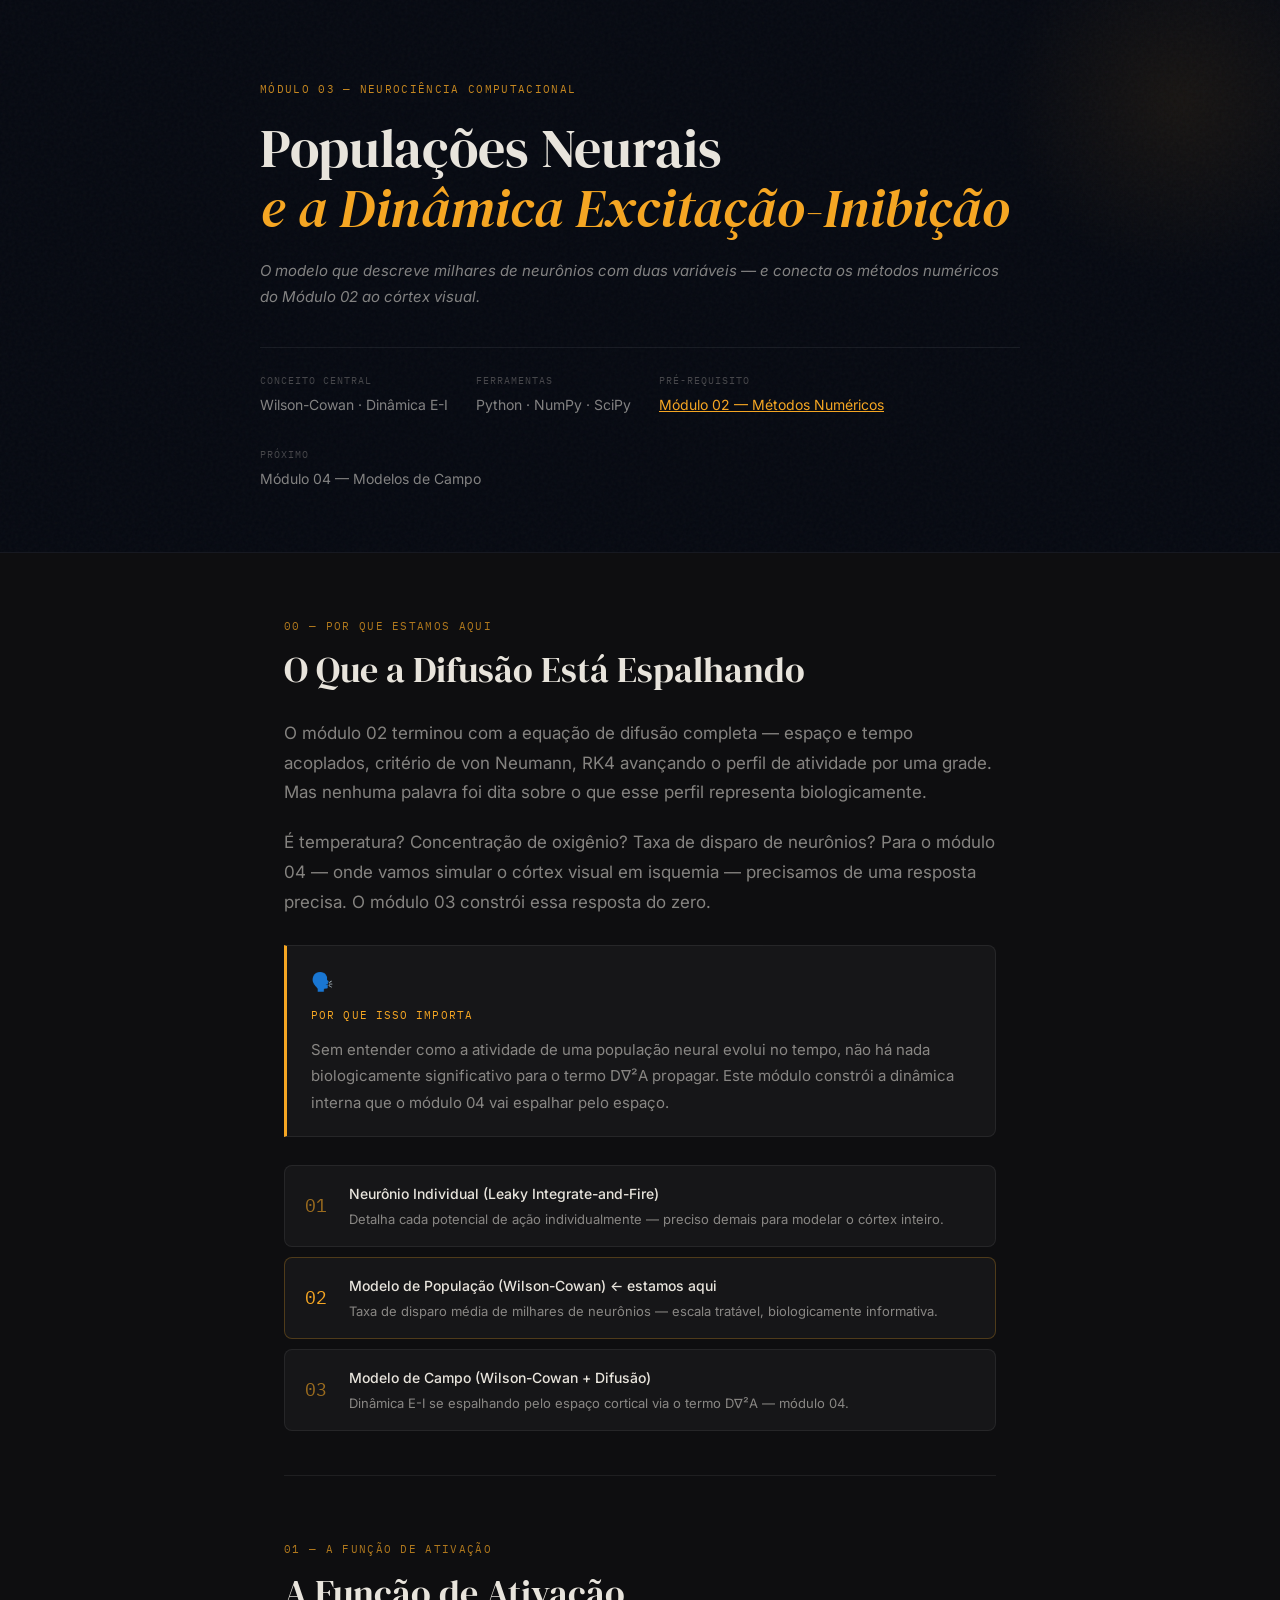
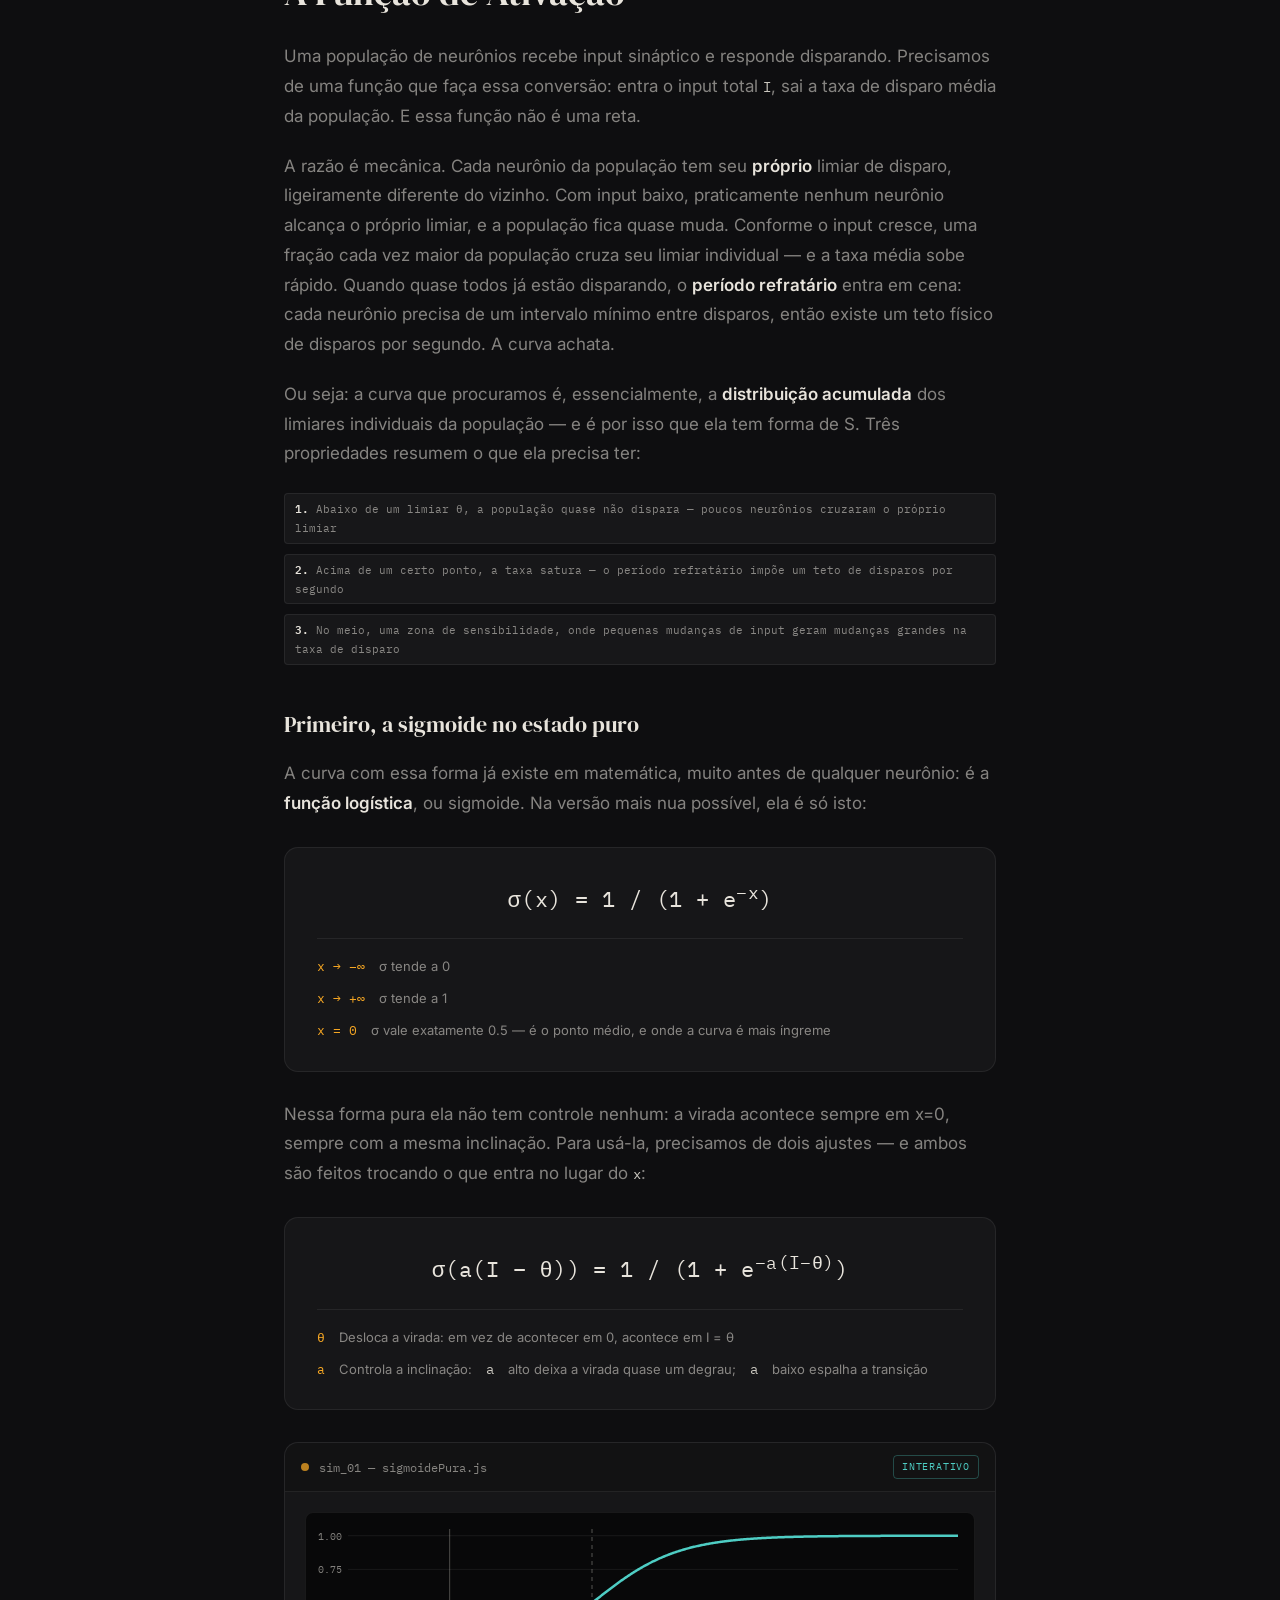
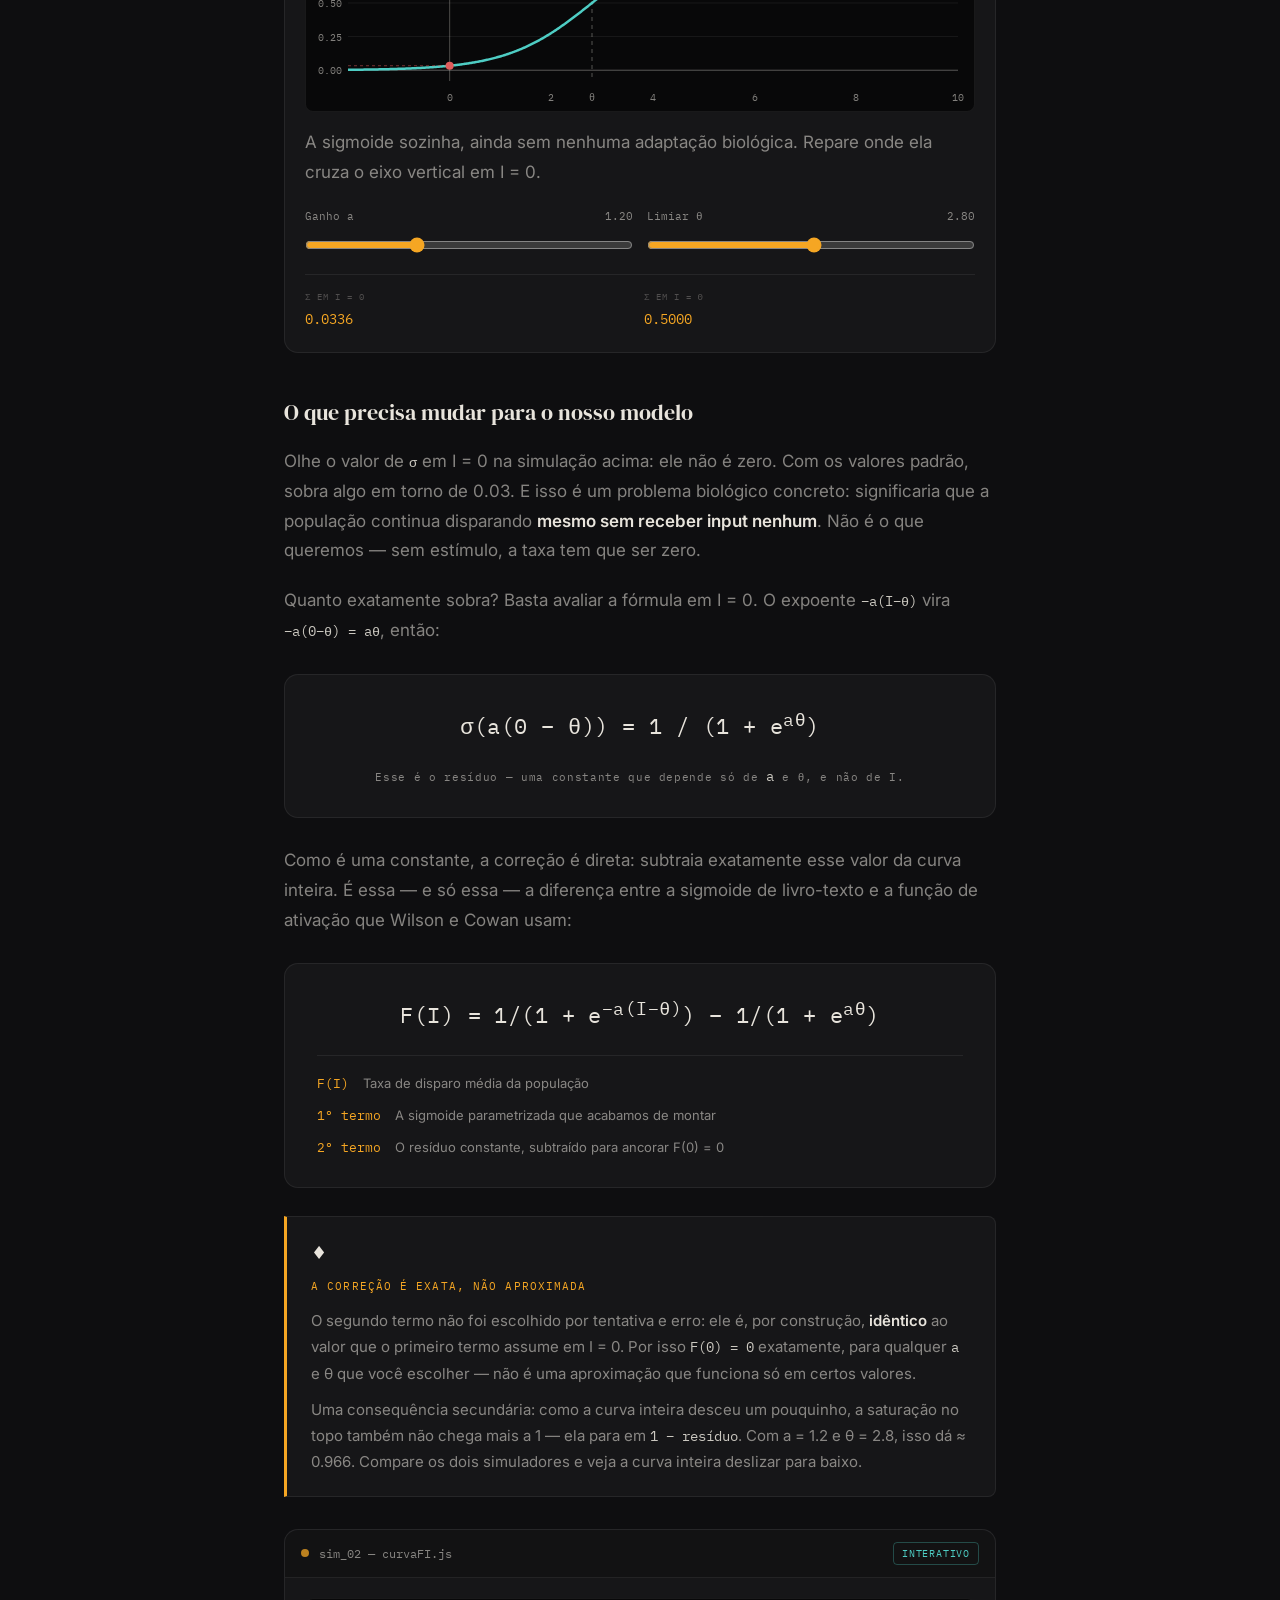
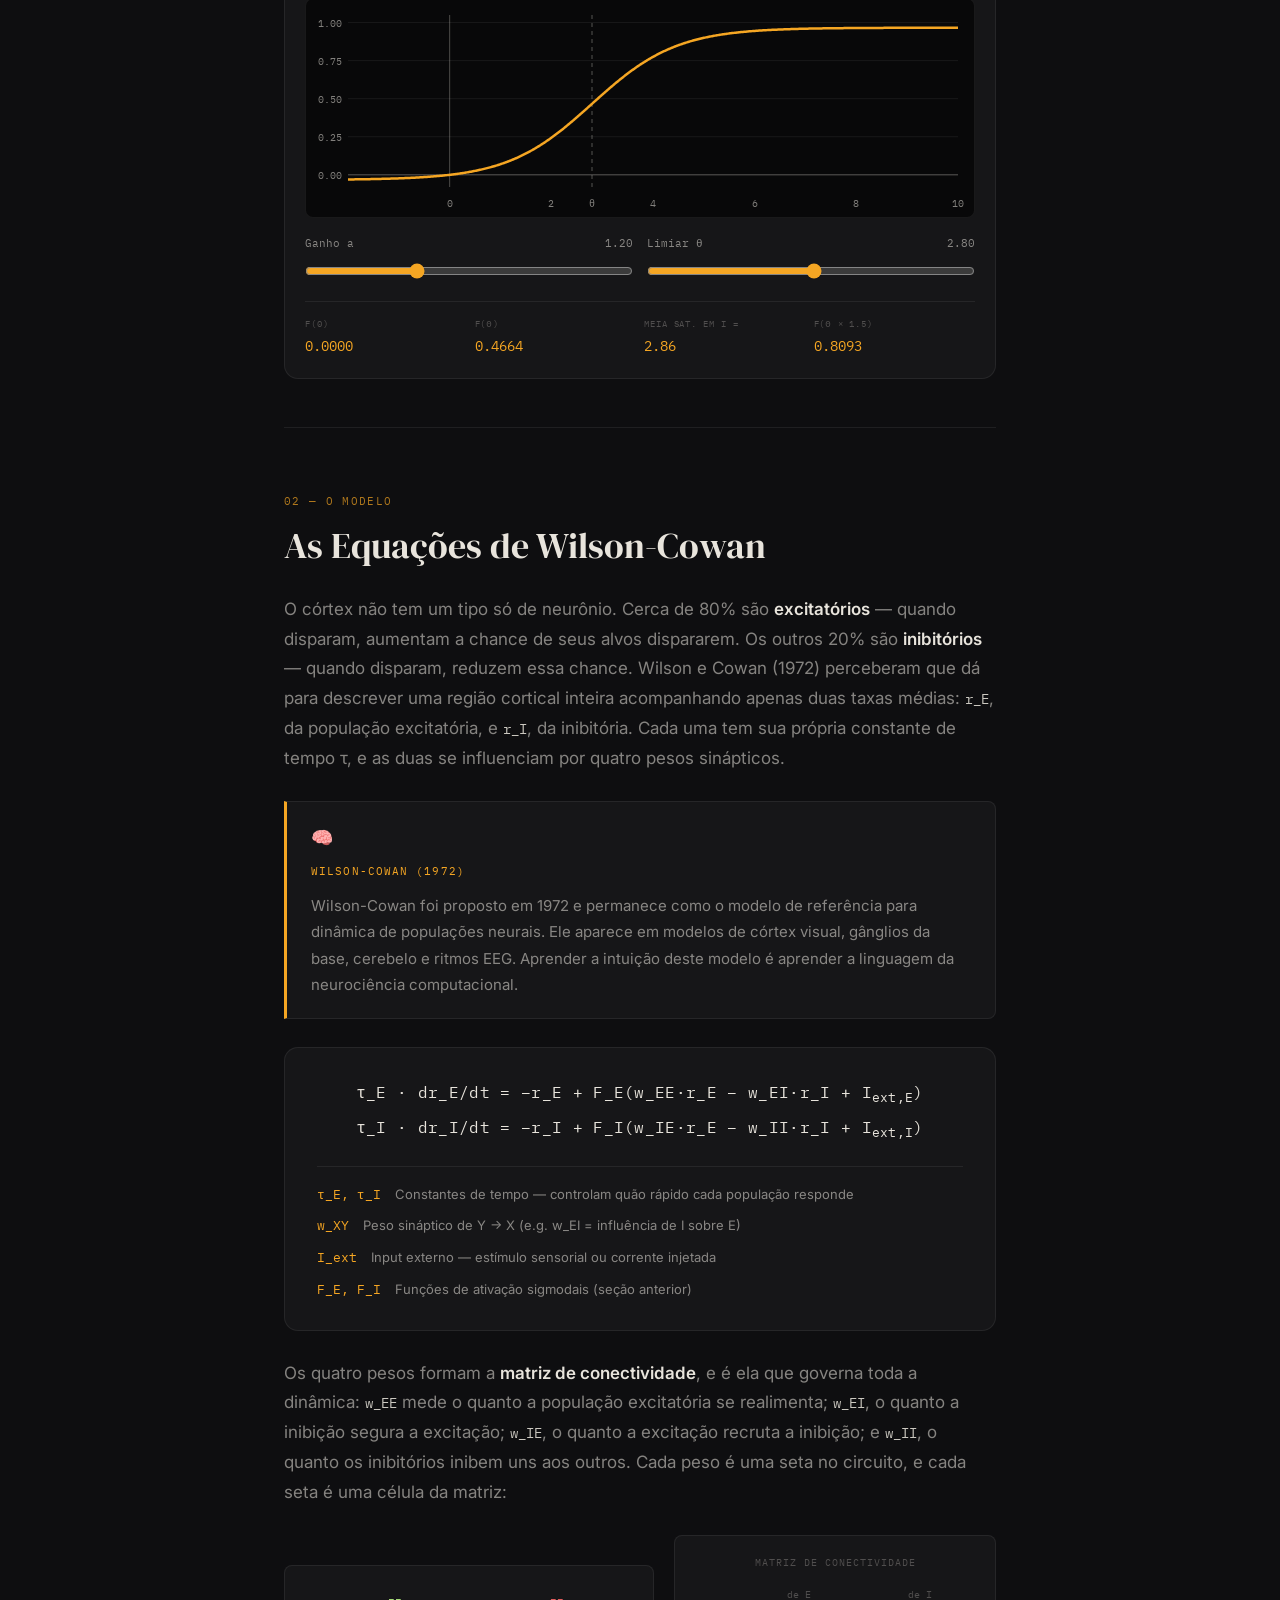
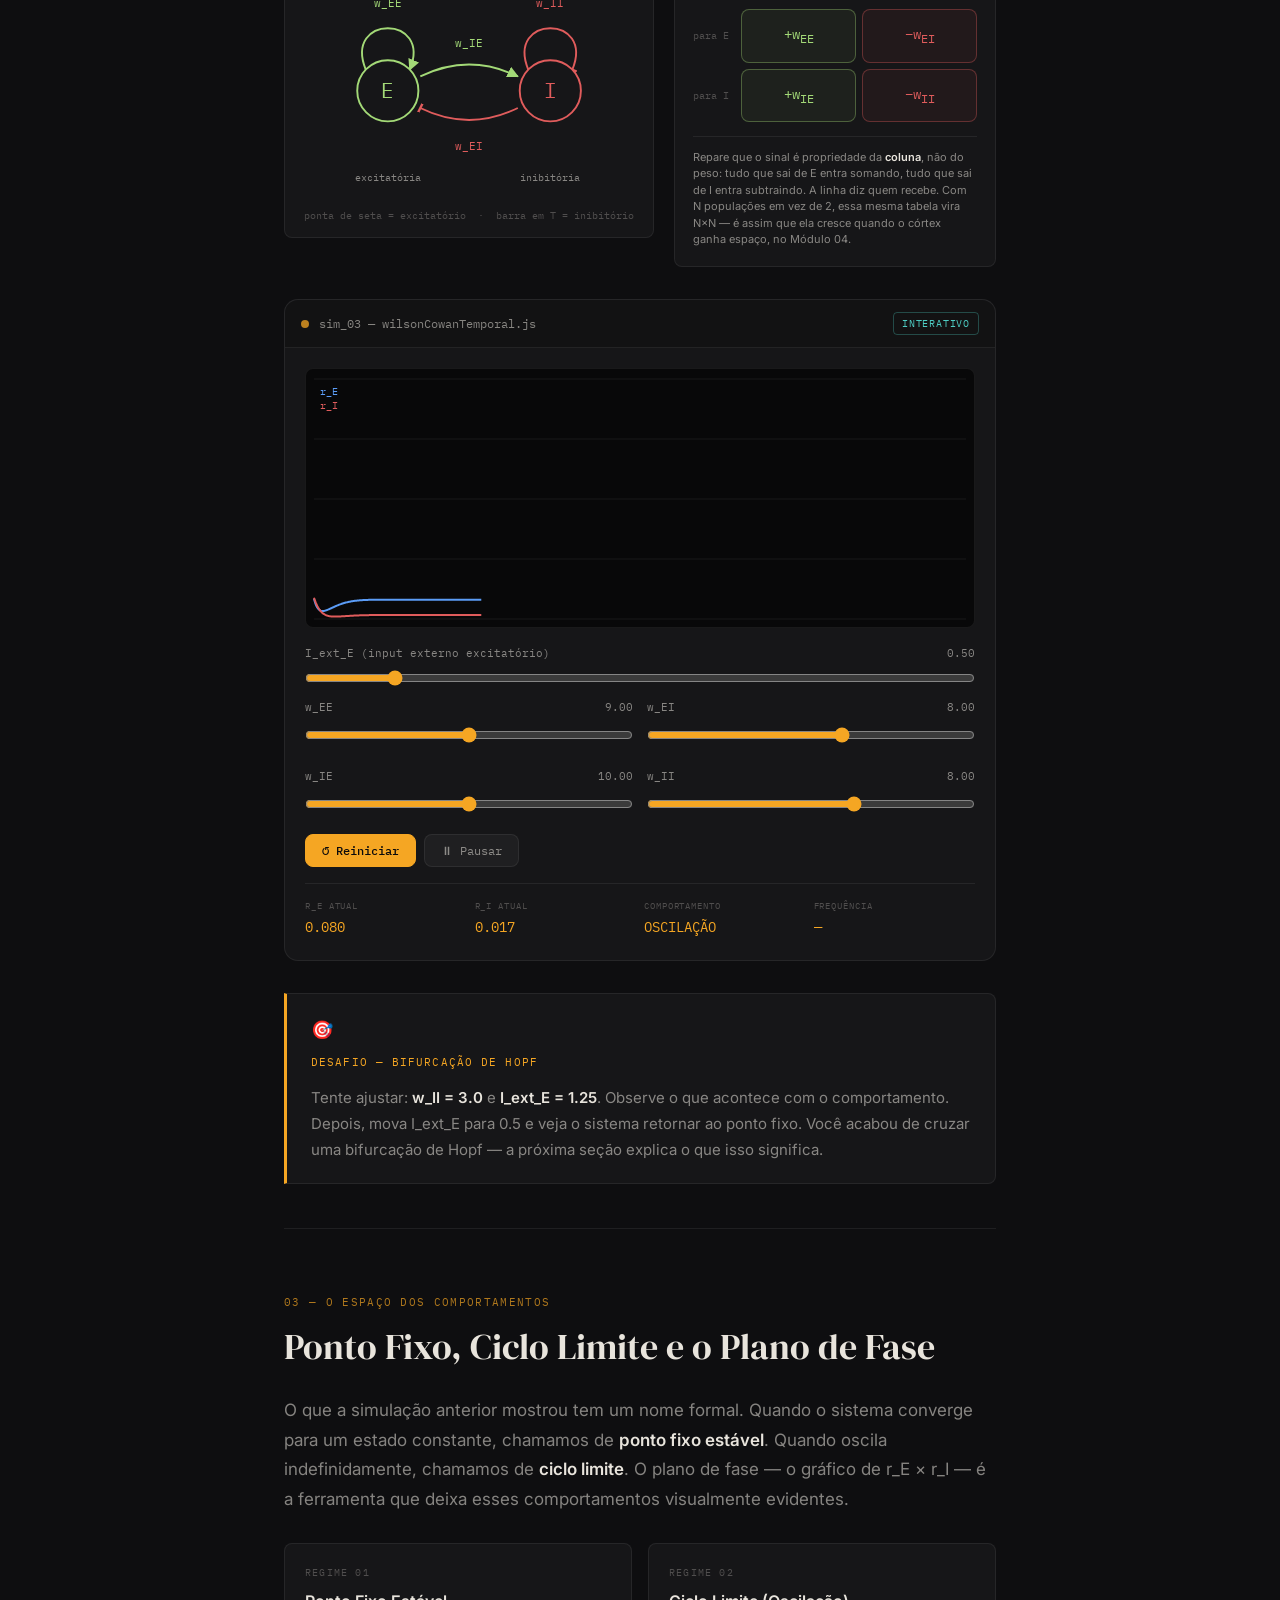
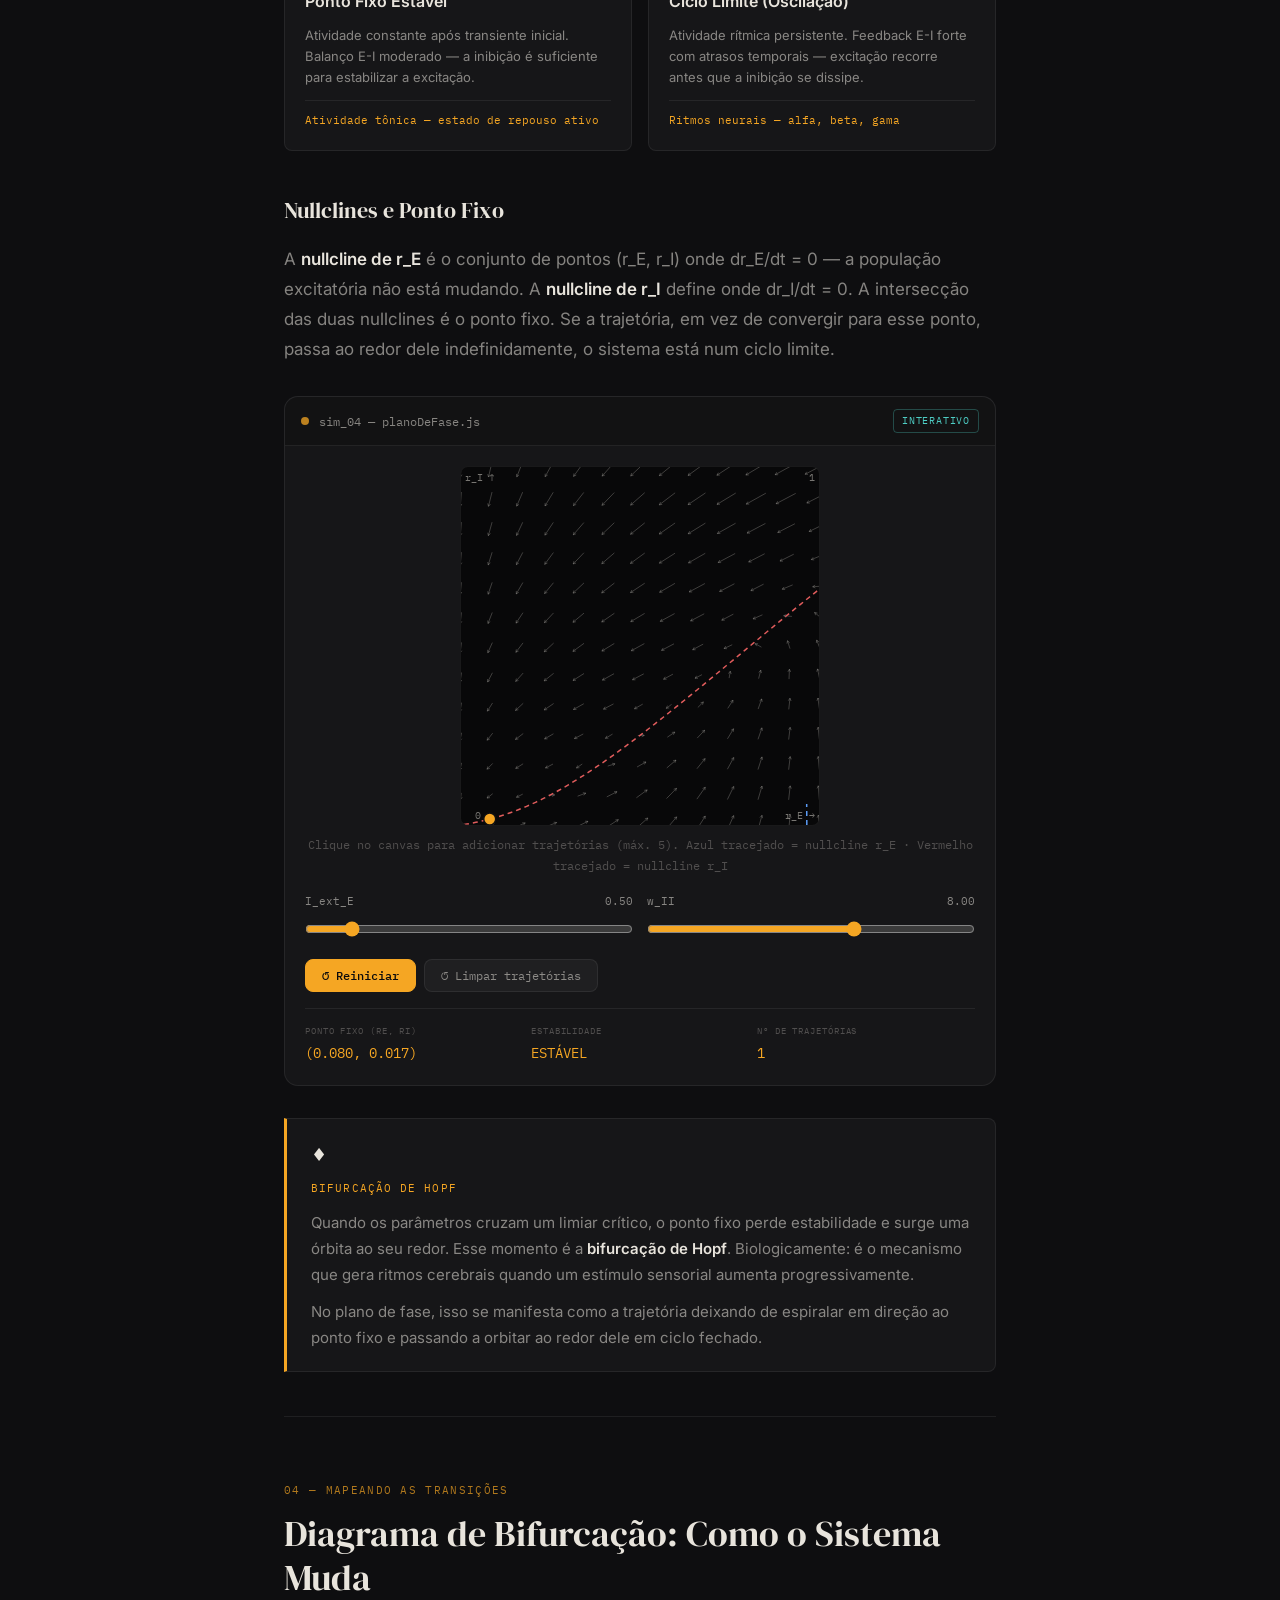
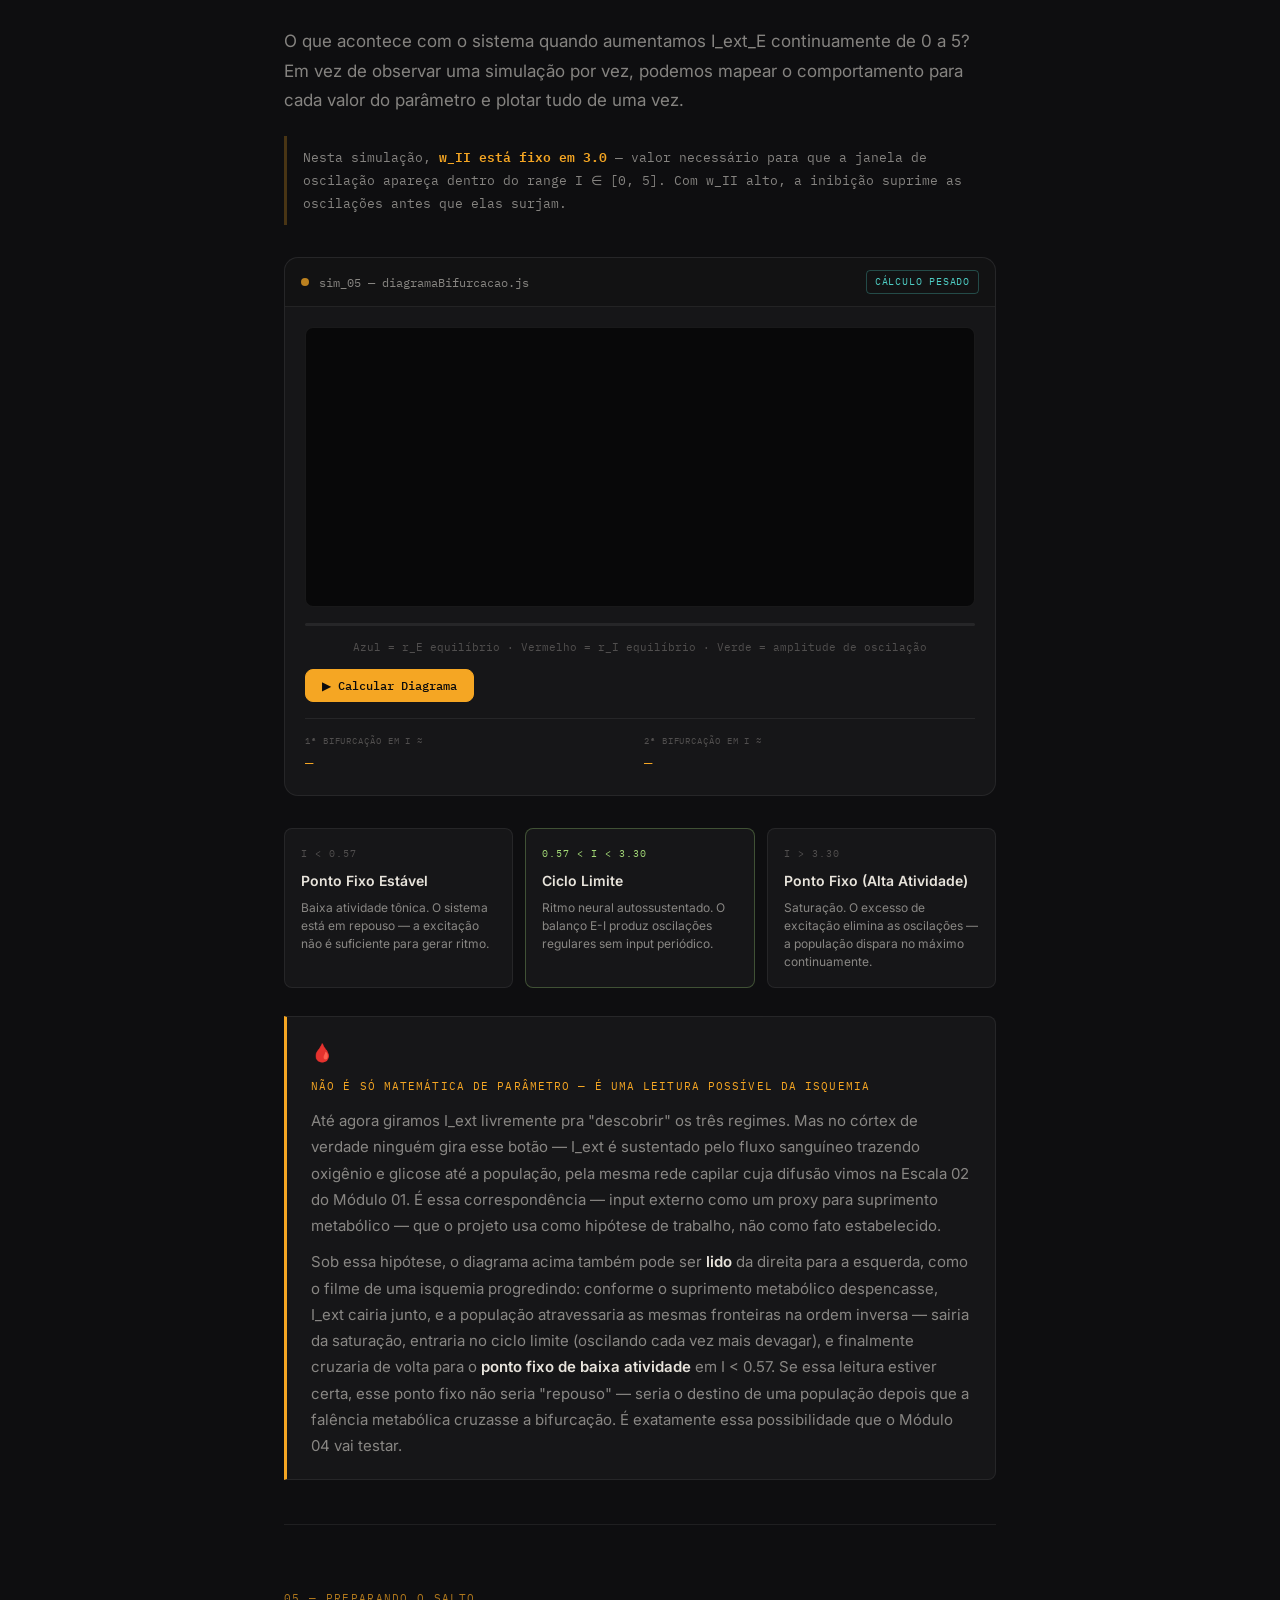
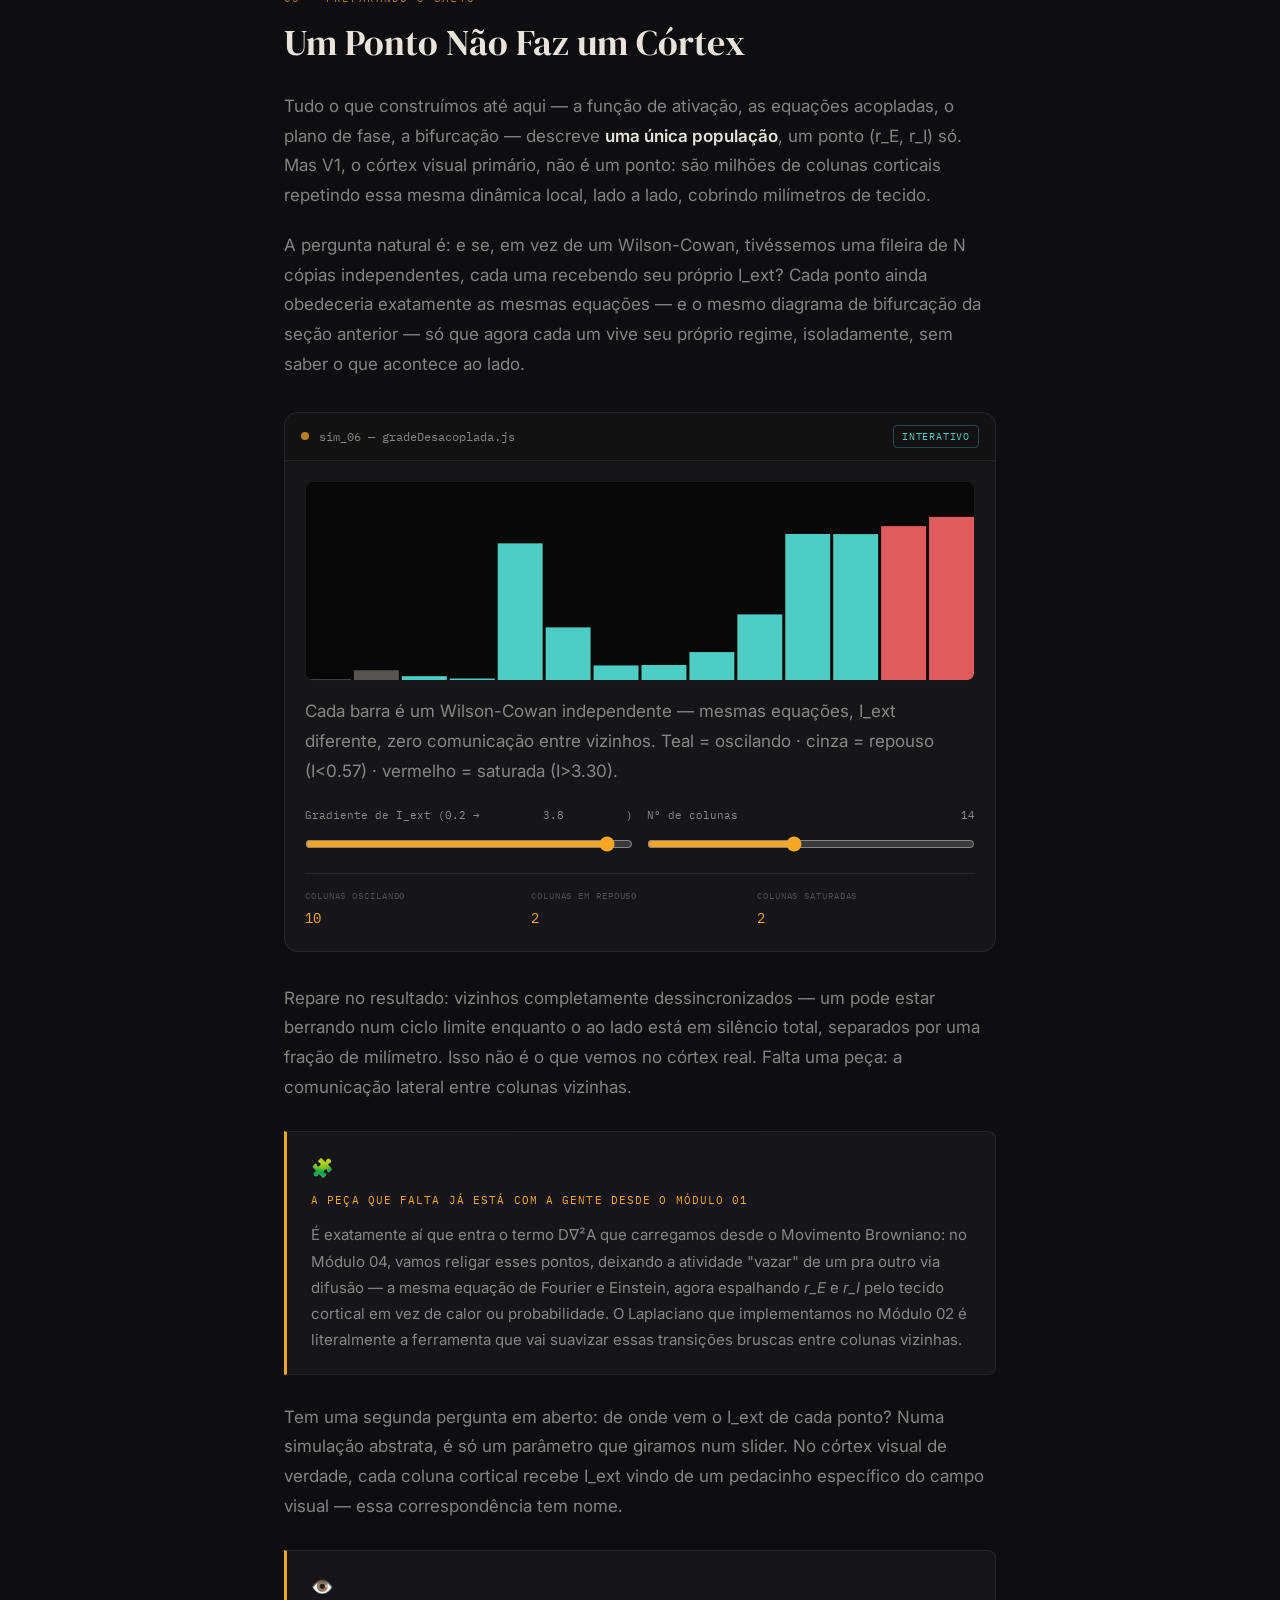
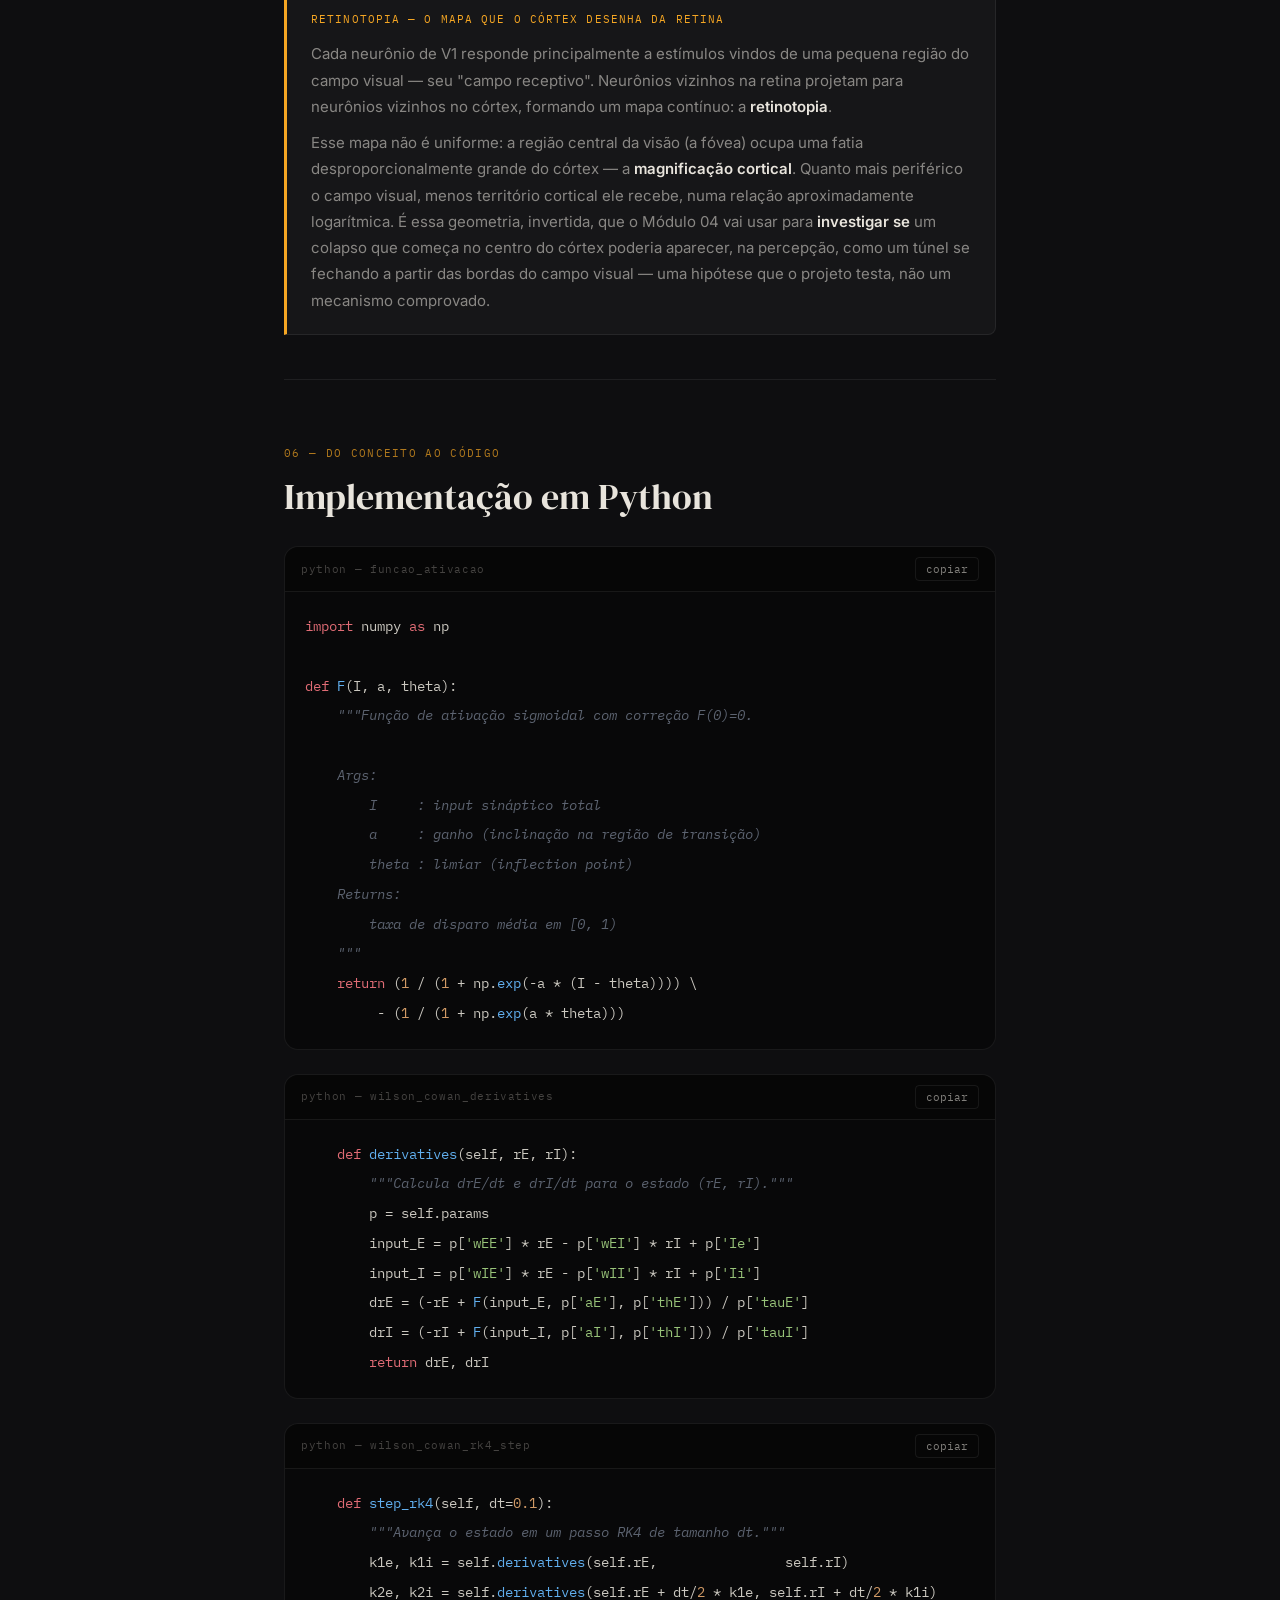
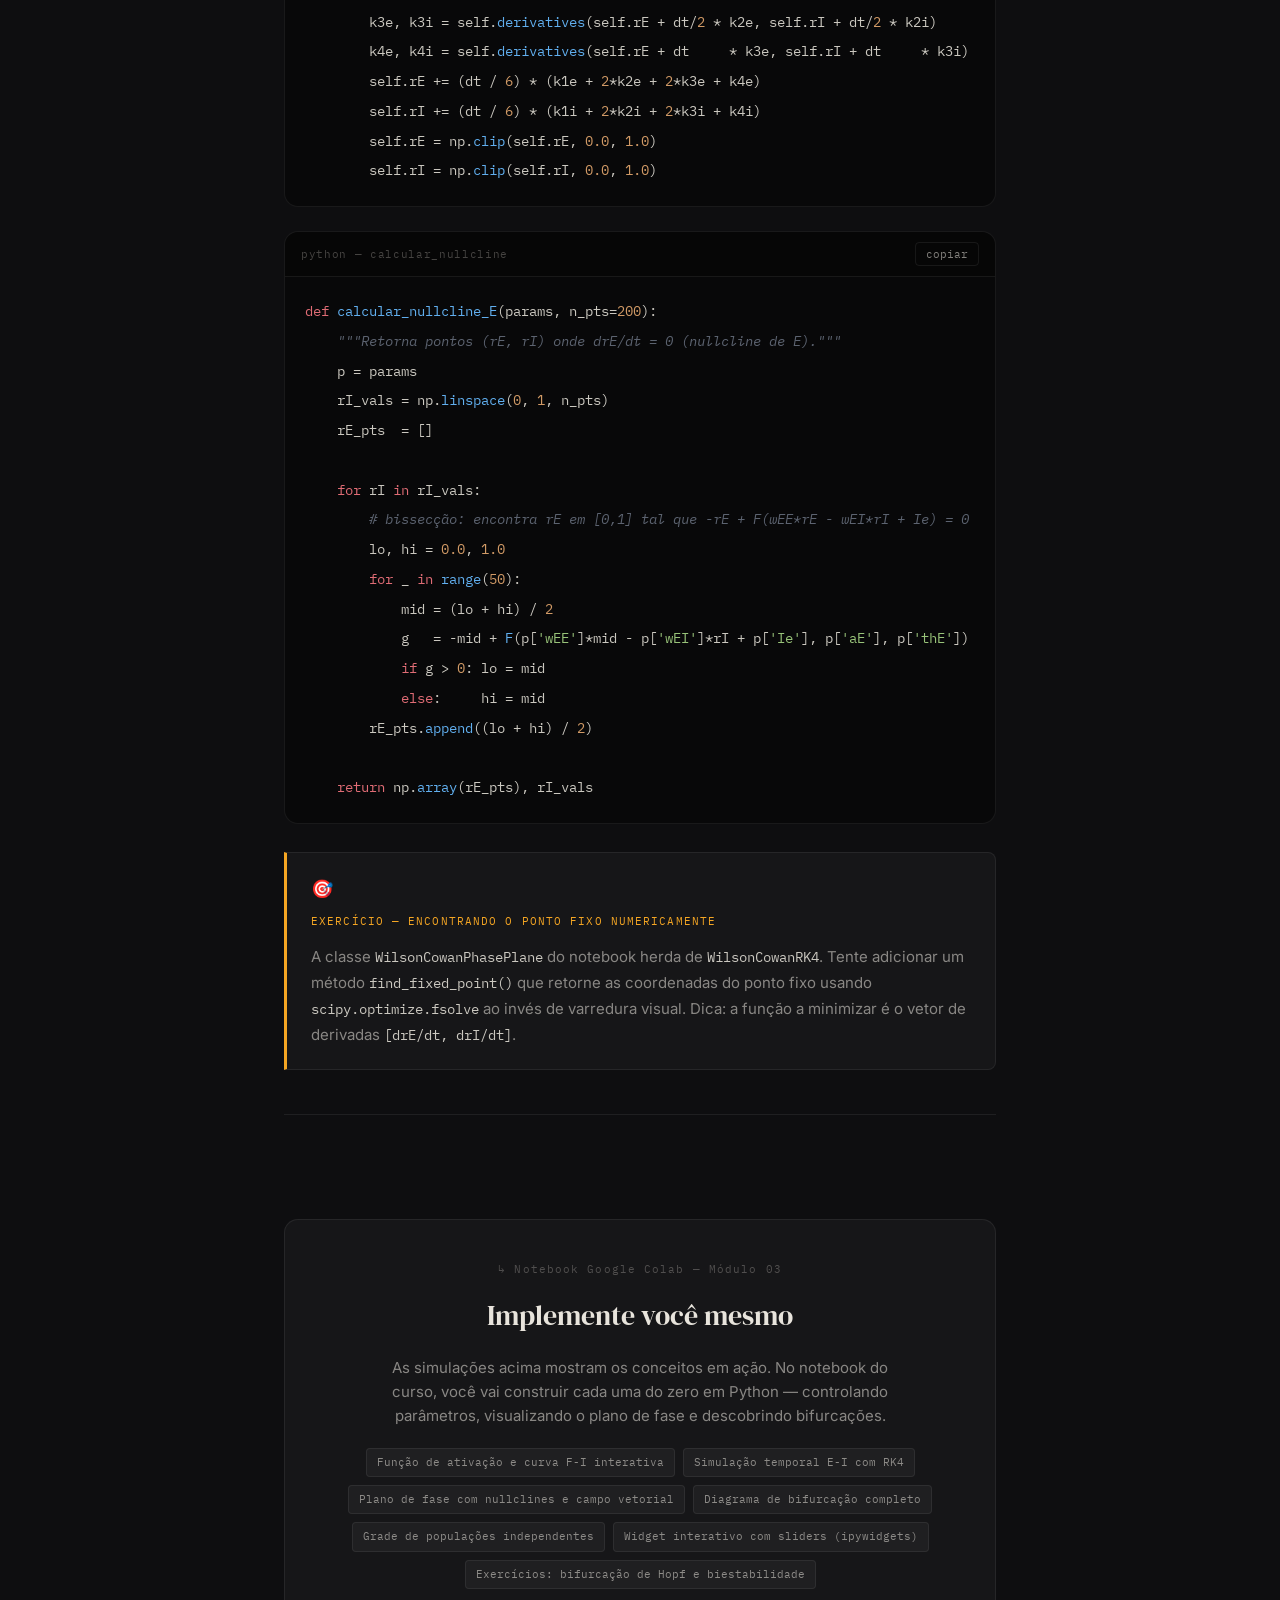
<file: modulos/modelos-de-populacao.html>
<!DOCTYPE html>
<html lang="pt-BR">
<head>
  <meta charset="UTF-8">
  <meta name="viewport" content="width=device-width, initial-scale=1.0">
  <title>Módulo 03 — Modelos de População | Neurociência Computacional</title>

  <link rel="preconnect" href="https://fonts.googleapis.com">
  <link href="https://fonts.googleapis.com/css2?family=DM+Serif+Display:ital@0;1&family=IBM+Plex+Mono:wght@400;500&family=Inter:wght@400;500;600&display=swap" rel="stylesheet">

  <link rel="stylesheet" href="../css/theme.css">
  <style>
    .header { background: #050810; }

    /* pipeline (reutilizado do módulo 02) */
    .pipeline { display: flex; flex-direction: column; gap: 10px; margin: 28px 0; }
    .pipe-item { display: flex; align-items: center; gap: 16px; background: var(--bg-card); border: 1px solid var(--border); border-radius: var(--radius); padding: 16px 20px; }
    .pipe-num { font-family: var(--mono); font-size: 18px; color: var(--amber); opacity: 0.6; min-width: 28px; }
    .pipe-content { flex: 1; }
    .pipe-title { font-size: 14px; color: var(--text); font-weight: 500; margin-bottom: 4px; }
    .pipe-desc { font-size: 13px; color: var(--text-dim); line-height: 1.5; }
    .pipe-current { border-color: var(--border-accent); }
    .pipe-current .pipe-num { opacity: 1; }

    /* circuito E-I: diagrama SVG + matriz lado a lado */
    .wc-circuit { display: grid; grid-template-columns: 1.15fr 1fr; gap: 20px; align-items: center; margin: 28px 0; }
    @media (max-width: 700px) { .wc-circuit { grid-template-columns: 1fr; } }
    .wc-circuit-svg { background: var(--bg-card); border: 1px solid var(--border); border-radius: var(--radius); padding: 12px; }
    .wc-circuit-svg svg { display: block; width: 100%; height: auto; }

    .wc-matrix { background: var(--bg-card); border: 1px solid var(--border); border-radius: var(--radius); padding: 18px; }
    .wc-matrix-title { font-family: var(--mono); font-size: 10px; letter-spacing: 0.1em; text-transform: uppercase; color: var(--text-muted); margin-bottom: 14px; text-align: center; }
    .wc-matrix-grid { display: grid; grid-template-columns: auto 1fr 1fr; gap: 6px; align-items: center; }
    .wc-mh { font-family: var(--mono); font-size: 10px; color: var(--text-muted); text-align: center; }
    .wc-mh-row { font-family: var(--mono); font-size: 10px; color: var(--text-muted); text-align: right; padding-right: 6px; white-space: nowrap; }
    .wc-cell { font-family: var(--mono); font-size: 14px; text-align: center; padding: 12px 6px; border-radius: var(--radius); border: 1px solid var(--border); }
    .wc-cell.exc { color: #a3d977; border-color: rgba(163,217,119,0.35); background: rgba(163,217,119,0.06); }
    .wc-cell.inh { color: #e05c5c; border-color: rgba(224,92,92,0.35); background: rgba(224,92,92,0.06); }
    .wc-matrix-note { font-size: 11px; color: var(--text-dim); line-height: 1.5; margin-top: 14px; padding-top: 12px; border-top: 1px solid var(--border); }

    /* plano de fase + série temporal lado a lado */
    .phase-pair { display: grid; grid-template-columns: 1fr 1fr; gap: 12px; align-items: start; }
    @media (max-width: 700px) { .phase-pair { grid-template-columns: 1fr; } }

    /* regime cards */
    .regime-grid { display: grid; grid-template-columns: 1fr 1fr; gap: 16px; margin: 28px 0; }
    @media (max-width: 600px) { .regime-grid { grid-template-columns: 1fr; } }
    .regime-card { background: var(--bg-card); border: 1px solid var(--border); border-radius: var(--radius); padding: 20px; transition: border-color 0.2s; }
    .regime-card:hover { border-color: var(--border-accent); }
    .regime-num { font-family: var(--mono); font-size: 10px; letter-spacing: 0.12em; color: var(--text-muted); text-transform: uppercase; margin-bottom: 6px; }
    .regime-name { font-size: 16px; font-weight: 600; color: var(--text); margin-bottom: 10px; }
    .regime-detail { font-size: 13px; color: var(--text-dim); line-height: 1.6; margin-bottom: 12px; }
    .regime-bio { font-family: var(--mono); font-size: 11px; color: var(--amber); border-top: 1px solid var(--border); padding-top: 10px; margin-top: 4px; }

    /* bifurcation progress */
    .calc-progress { height: 3px; background: var(--border); border-radius: 2px; margin: 12px 0; overflow: hidden; }
    .calc-progress-bar { height: 100%; background: var(--amber); width: 0%; transition: width 0.1s linear; border-radius: 2px; }

    /* phase plane square canvas wrap */
    .canvas-wrap-square { max-width: 360px; margin: 0 auto 16px; }
    .canvas-wrap-square canvas { display: block; width: 100%; aspect-ratio: 1; }

    /* bifurcation region labels */
    .bif-regions { display: grid; grid-template-columns: 1fr 1fr 1fr; gap: 12px; margin: 24px 0; }
    @media (max-width: 600px) { .bif-regions { grid-template-columns: 1fr; } }
    .bif-region { background: var(--bg-card); border: 1px solid var(--border); border-radius: var(--radius); padding: 16px; }
    .bif-region-label { font-family: var(--mono); font-size: 10px; color: var(--text-muted); text-transform: uppercase; letter-spacing: 0.1em; margin-bottom: 6px; }
    .bif-region-name { font-size: 14px; color: var(--text); font-weight: 600; margin-bottom: 6px; }
    .bif-region-desc { font-size: 12px; color: var(--text-dim); line-height: 1.5; }

    /* ctrl-group full width override for 5-slider layout */
    .sim-controls-col { display: flex; flex-direction: column; gap: 12px; margin-bottom: 12px; }
    .ctrl-group-full { display: flex; flex-direction: column; }

    /* roadmap */
    .roadmap { width: 100%; border-collapse: collapse; margin: 28px 0; font-size: 14px; }
    .roadmap th { font-family: var(--mono); font-size: 10px; letter-spacing: 0.1em; text-transform: uppercase; color: var(--text-muted); padding: 10px 16px; border-bottom: 1px solid var(--border); text-align: left; }
    .roadmap td { padding: 14px 16px; border-bottom: 1px solid var(--border); color: var(--text-dim); vertical-align: top; line-height: 1.55; }
    .roadmap tr:last-child td { border-bottom: none; }
    .roadmap tr.current td { background: rgba(245, 166, 35, 0.04); }
    .mod-badge { font-family: var(--mono); font-size: 11px; padding: 3px 8px; border-radius: 4px; background: rgba(255,255,255,0.05); border: 1px solid var(--border); color: var(--text-muted); white-space: nowrap; }
    .mod-badge.active { background: var(--amber-glow); border-color: var(--border-accent); color: var(--amber); }

    /* footer */
    .footer { max-width: var(--max-w); margin: 0 auto; padding: 40px 24px; display: flex; justify-content: space-between; align-items: center; flex-wrap: wrap; gap: 20px; border-top: 1px solid var(--border); }
    .footer-left { font-family: var(--mono); font-size: 12px; color: var(--text-muted); line-height: 1.8; }
    .footer-left a { color: var(--amber); text-decoration: none; }
    .next-module { display: flex; align-items: center; gap: 16px; background: var(--bg-card); border: 1px solid var(--border); border-radius: var(--radius-lg); padding: 16px 20px; text-decoration: none; color: var(--text); transition: border-color 0.2s; }
    .next-module:hover { border-color: var(--border-accent); }
    .nm-label { font-family: var(--mono); font-size: 10px; color: var(--text-muted); text-transform: uppercase; letter-spacing: 0.1em; margin-bottom: 4px; }
    .nm-title { font-size: 15px; color: var(--text); font-weight: 500; }
    .nm-arrow { font-size: 20px; color: var(--amber); }

    /* btn-colab */
    .btn-colab { display: inline-flex; align-items: center; gap: 10px; background: #F9AB00; color: #0a0a0c; font-family: var(--mono); font-size: 13px; font-weight: 500; padding: 12px 24px; border-radius: var(--radius); text-decoration: none; margin-top: 24px; transition: background 0.15s; }
    .btn-colab:hover { background: #f7b540; }
    .bridge-features { display: flex; flex-wrap: wrap; gap: 8px; justify-content: center; margin: 20px 0 0; }
    .bridge-feature { font-family: var(--mono); font-size: 11px; color: var(--text-dim); background: rgba(255,255,255,0.04); border: 1px solid var(--border); border-radius: 4px; padding: 4px 10px; }
    .bridge-desc { font-size: 15px; color: var(--text-dim); max-width: 500px; margin: 0 auto; line-height: 1.6; }
  </style>
</head>
<body>

  <div class="progress-bar" id="progressBar"></div>

  <!-- HEADER -->
  <header class="header">
    <div class="header-noise"></div>
    <div class="header-inner">
      <div class="module-tag">Módulo 03 — Neurociência Computacional</div>
      <h1>Populações Neurais<br><em>e a Dinâmica Excitação-Inibição</em></h1>
      <p class="header-lead">O modelo que descreve milhares de neurônios com duas variáveis — e conecta os métodos numéricos do Módulo 02 ao córtex visual.</p>
      <div class="header-meta">
        <div class="meta-item">
          <span class="meta-label">Conceito Central</span>
          <span class="meta-value">Wilson-Cowan · Dinâmica E-I</span>
        </div>
        <div class="meta-item">
          <span class="meta-label">Ferramentas</span>
          <span class="meta-value">Python · NumPy · SciPy</span>
        </div>
        <div class="meta-item">
          <span class="meta-label">Pré-requisito</span>
          <span class="meta-value"><a href="metodos-numericos.html">Módulo 02 — Métodos Numéricos</a></span>
        </div>
        <div class="meta-item">
          <span class="meta-label">Próximo</span>
          <span class="meta-value">Módulo 04 — Modelos de Campo</span>
        </div>
      </div>
    </div>
  </header>

  <!-- CONTEÚDO -->
  <main class="content">

    <!-- ── 00 — MOTIVAÇÃO ── -->
    <section class="section reveal">
      <span class="section-anchor" id="motivacao"></span>
      <div class="section-label">00 — Por que estamos aqui</div>
      <h2>O Que a Difusão Está Espalhando</h2>

      <p>O módulo 02 terminou com a equação de difusão completa — espaço e tempo acoplados, critério de von Neumann, RK4 avançando o perfil de atividade por uma grade. Mas nenhuma palavra foi dita sobre o que esse perfil representa biologicamente.</p>

      <p>É temperatura? Concentração de oxigênio? Taxa de disparo de neurônios? Para o módulo 04 — onde vamos simular o córtex visual em isquemia — precisamos de uma resposta precisa. O módulo 03 constrói essa resposta do zero.</p>

      <div class="aside">
        <span class="aside-icon">🗣️</span>
        <div class="aside-title">Por que isso importa</div>
        <p>Sem entender como a atividade de uma população neural evolui no tempo, não há nada biologicamente significativo para o termo D∇²A propagar. Este módulo constrói a dinâmica interna que o módulo 04 vai espalhar pelo espaço.</p>
      </div>

      <div class="pipeline">
        <div class="pipe-item">
          <span class="pipe-num">01</span>
          <div class="pipe-content">
            <div class="pipe-title">Neurônio Individual (Leaky Integrate-and-Fire)</div>
            <div class="pipe-desc">Detalha cada potencial de ação individualmente — preciso demais para modelar o córtex inteiro.</div>
          </div>
        </div>
        <div class="pipe-item pipe-current">
          <span class="pipe-num">02</span>
          <div class="pipe-content">
            <div class="pipe-title">Modelo de População (Wilson-Cowan) ← estamos aqui</div>
            <div class="pipe-desc">Taxa de disparo média de milhares de neurônios — escala tratável, biologicamente informativa.</div>
          </div>
        </div>
        <div class="pipe-item">
          <span class="pipe-num">03</span>
          <div class="pipe-content">
            <div class="pipe-title">Modelo de Campo (Wilson-Cowan + Difusão)</div>
            <div class="pipe-desc">Dinâmica E-I se espalhando pelo espaço cortical via o termo D∇²A — módulo 04.</div>
          </div>
        </div>
      </div>
    </section>

    <hr class="divider">

    <!-- ── 01 — FUNÇÃO DE ATIVAÇÃO ── -->
    <section class="section reveal">
      <span class="section-anchor" id="funcao-ativacao"></span>
      <div class="section-label">01 — A Função de Ativação</div>
      <h2>A Função de Ativação</h2>

      <p>Uma população de neurônios recebe input sináptico e responde disparando. Precisamos de uma função que faça essa conversão: entra o input total <code>I</code>, sai a taxa de disparo média da população. E essa função não é uma reta.</p>

      <p>A razão é mecânica. Cada neurônio da população tem seu <strong>próprio</strong> limiar de disparo, ligeiramente diferente do vizinho. Com input baixo, praticamente nenhum neurônio alcança o próprio limiar, e a população fica quase muda. Conforme o input cresce, uma fração cada vez maior da população cruza seu limiar individual — e a taxa média sobe rápido. Quando quase todos já estão disparando, o <strong>período refratário</strong> entra em cena: cada neurônio precisa de um intervalo mínimo entre disparos, então existe um teto físico de disparos por segundo. A curva achata.</p>

      <p>Ou seja: a curva que procuramos é, essencialmente, a <strong>distribuição acumulada</strong> dos limiares individuais da população — e é por isso que ela tem forma de S. Três propriedades resumem o que ela precisa ter:</p>

      <div class="observations-list">
        <div class="bridge-feature"><strong>1.</strong> Abaixo de um limiar θ, a população quase não dispara — poucos neurônios cruzaram o próprio limiar</div>
        <div class="bridge-feature"><strong>2.</strong> Acima de um certo ponto, a taxa satura — o período refratário impõe um teto de disparos por segundo</div>
        <div class="bridge-feature"><strong>3.</strong> No meio, uma zona de sensibilidade, onde pequenas mudanças de input geram mudanças grandes na taxa de disparo</div>
      </div>

      <h3>Primeiro, a sigmoide no estado puro</h3>

      <p>A curva com essa forma já existe em matemática, muito antes de qualquer neurônio: é a <strong>função logística</strong>, ou sigmoide. Na versão mais nua possível, ela é só isto:</p>

      <div class="math-block">
        <div class="eq">σ(x) = 1 / (1 + e<sup>−x</sup>)</div>
        <div class="eq-parts">
          <div class="eq-part"><span class="sym">x → −∞</span> σ tende a 0</div>
          <div class="eq-part"><span class="sym">x → +∞</span> σ tende a 1</div>
          <div class="eq-part"><span class="sym">x = 0</span> σ vale exatamente 0.5 — é o ponto médio, e onde a curva é mais íngreme</div>
        </div>
      </div>

      <p>Nessa forma pura ela não tem controle nenhum: a virada acontece sempre em x=0, sempre com a mesma inclinação. Para usá-la, precisamos de dois ajustes — e ambos são feitos trocando o que entra no lugar do <code>x</code>:</p>

      <div class="math-block">
        <div class="eq">σ(a(I − θ)) = 1 / (1 + e<sup>−a(I−θ)</sup>)</div>
        <div class="eq-parts">
          <div class="eq-part"><span class="sym">θ</span> Desloca a virada: em vez de acontecer em 0, acontece em I = θ</div>
          <div class="eq-part"><span class="sym">a</span> Controla a inclinação: <code>a</code> alto deixa a virada quase um degrau; <code>a</code> baixo espalha a transição</div>
        </div>
      </div>

      <!-- SIM_01 — SIGMOIDE PURA -->
      <div class="sim-card reveal">
        <div class="sim-header">
          <div class="sim-dot"></div>
          <span class="sim-title">sim_01 — sigmoidePura.js</span>
          <span class="sim-badge">interativo</span>
        </div>
        <div class="sim-body">
          <div class="canvas-wrap" style="height:200px;">
            <canvas id="sigmoidePuraCanvas" style="height:200px;" role="img" aria-label="Curva sigmoide pura, com controles de ganho e limiar"></canvas>
          </div>
          <p class="sim-caption">A sigmoide sozinha, ainda sem nenhuma adaptação biológica. Repare onde ela cruza o eixo vertical em I = 0.</p>
          <div class="sim-controls">
            <div class="ctrl-group">
              <div class="ctrl-label">Ganho a <span id="spGainVal">1.20</span></div>
              <input type="range" id="spGainSlider" min="0.3" max="3.0" step="0.1" value="1.2" aria-label="Ganho a da sigmoide pura">
            </div>
            <div class="ctrl-group">
              <div class="ctrl-label">Limiar θ <span id="spThetaVal">2.80</span></div>
              <input type="range" id="spThetaSlider" min="0.5" max="5.0" step="0.1" value="2.8" aria-label="Limiar theta da sigmoide pura">
            </div>
          </div>
          <div class="sim-stat">
            <div class="stat-item">
              <span class="stat-l">σ em I = 0</span>
              <span class="stat-v" id="spAtZero">—</span>
            </div>
            <div class="stat-item">
              <span class="stat-l">σ em I = θ</span>
              <span class="stat-v" id="spAtTheta">—</span>
            </div>
          </div>
        </div>
      </div>

      <h3>O que precisa mudar para o nosso modelo</h3>

      <p>Olhe o valor de <code>σ</code> em I = 0 na simulação acima: ele não é zero. Com os valores padrão, sobra algo em torno de 0.03. E isso é um problema biológico concreto: significaria que a população continua disparando <strong>mesmo sem receber input nenhum</strong>. Não é o que queremos — sem estímulo, a taxa tem que ser zero.</p>

      <p>Quanto exatamente sobra? Basta avaliar a fórmula em I = 0. O expoente <code>−a(I−θ)</code> vira <code>−a(0−θ) = aθ</code>, então:</p>

      <div class="math-block">
        <div class="eq">σ(a(0 − θ)) = 1 / (1 + e<sup>aθ</sup>)</div>
        <div class="eq-label">Esse é o resíduo — uma constante que depende só de <code>a</code> e θ, e não de I.</div>
      </div>

      <p>Como é uma constante, a correção é direta: subtraia exatamente esse valor da curva inteira. É essa — e só essa — a diferença entre a sigmoide de livro-texto e a função de ativação que Wilson e Cowan usam:</p>

      <div class="math-block">
        <div class="eq">F(I) = 1/(1 + e<sup>−a(I−θ)</sup>) − 1/(1 + e<sup>aθ</sup>)</div>
        <div class="eq-parts">
          <div class="eq-part"><span class="sym">F(I)</span> Taxa de disparo média da população</div>
          <div class="eq-part"><span class="sym">1º termo</span> A sigmoide parametrizada que acabamos de montar</div>
          <div class="eq-part"><span class="sym">2º termo</span> O resíduo constante, subtraído para ancorar F(0) = 0</div>
        </div>
      </div>

      <div class="aside">
        <span class="aside-icon">♦️</span>
        <div class="aside-title">A correção é exata, não aproximada</div>
        <p>O segundo termo não foi escolhido por tentativa e erro: ele é, por construção, <strong>idêntico</strong> ao valor que o primeiro termo assume em I = 0. Por isso <code>F(0) = 0</code> exatamente, para qualquer <code>a</code> e θ que você escolher — não é uma aproximação que funciona só em certos valores.</p>
        <p>Uma consequência secundária: como a curva inteira desceu um pouquinho, a saturação no topo também não chega mais a 1 — ela para em <code>1 − resíduo</code>. Com a = 1.2 e θ = 2.8, isso dá ≈ 0.966. Compare os dois simuladores e veja a curva inteira deslizar para baixo.</p>
      </div>

      <!-- SIM_02 — CURVA F-I CORRIGIDA -->
      <div class="sim-card reveal">
        <div class="sim-header">
          <div class="sim-dot"></div>
          <span class="sim-title">sim_02 — curvaFI.js</span>
          <span class="sim-badge">interativo</span>
        </div>
        <div class="sim-body">
          <div class="canvas-wrap" style="height:220px;">
            <canvas id="curvaFICanvas" style="height:220px;" role="img" aria-label="Gráfico interativo da função de ativação sigmoidal F(I)"></canvas>
          </div>
          <div class="sim-controls">
            <div class="ctrl-group">
              <div class="ctrl-label">Ganho a <span id="gainVal">1.20</span></div>
              <input type="range" id="gainSlider" min="0.3" max="3.0" step="0.1" value="1.2" aria-label="Ganho a" aria-valuenow="1.2">
            </div>
            <div class="ctrl-group">
              <div class="ctrl-label">Limiar θ <span id="thetaVal">2.80</span></div>
              <input type="range" id="thetaSlider" min="0.5" max="5.0" step="0.1" value="2.8" aria-label="Limiar theta" aria-valuenow="2.8">
            </div>
          </div>
          <div class="sim-stat">
            <div class="stat-item">
              <span class="stat-l">F(0)</span>
              <span class="stat-v" id="fi0">—</span>
            </div>
            <div class="stat-item">
              <span class="stat-l">F(θ)</span>
              <span class="stat-v" id="fiTheta">—</span>
            </div>
            <div class="stat-item">
              <span class="stat-l">Meia sat. em I =</span>
              <span class="stat-v" id="fiHalfSat">—</span>
            </div>
            <div class="stat-item">
              <span class="stat-l">F(θ × 1.5)</span>
              <span class="stat-v" id="fiTheta15">—</span>
            </div>
          </div>
        </div>
      </div>

    </section>

    <hr class="divider">

    <!-- ── 02 — WILSON-COWAN ── -->
    <section class="section reveal">
      <span class="section-anchor" id="wilson-cowan"></span>
      <div class="section-label">02 — O Modelo</div>
      <h2>As Equações de Wilson-Cowan</h2>

      <p>O córtex não tem um tipo só de neurônio. Cerca de 80% são <strong>excitatórios</strong> — quando disparam, aumentam a chance de seus alvos dispararem. Os outros 20% são <strong>inibitórios</strong> — quando disparam, reduzem essa chance. Wilson e Cowan (1972) perceberam que dá para descrever uma região cortical inteira acompanhando apenas duas taxas médias: <code>r_E</code>, da população excitatória, e <code>r_I</code>, da inibitória. Cada uma tem sua própria constante de tempo τ, e as duas se influenciam por quatro pesos sinápticos.</p>

      <div class="aside">
        <span class="aside-icon">🧠</span>
        <div class="aside-title">Wilson-Cowan (1972)</div>
        <p>Wilson-Cowan foi proposto em 1972 e permanece como o modelo de referência para dinâmica de populações neurais. Ele aparece em modelos de córtex visual, gânglios da base, cerebelo e ritmos EEG. Aprender a intuição deste modelo é aprender a linguagem da neurociência computacional.</p>
      </div>

      <div class="math-block">
        <div class="eq" style="font-size:16px;line-height:2;">
          τ_E · dr_E/dt = −r_E + F_E(w_EE·r_E − w_EI·r_I + I<sub>ext,E</sub>)<br>
          τ_I · dr_I/dt = −r_I + F_I(w_IE·r_E − w_II·r_I + I<sub>ext,I</sub>)
        </div>
        <div class="eq-parts">
          <div class="eq-part"><span class="sym">τ_E, τ_I</span> Constantes de tempo — controlam quão rápido cada população responde</div>
          <div class="eq-part"><span class="sym">w_XY</span> Peso sináptico de Y → X (e.g. w_EI = influência de I sobre E)</div>
          <div class="eq-part"><span class="sym">I_ext</span> Input externo — estímulo sensorial ou corrente injetada</div>
          <div class="eq-part"><span class="sym">F_E, F_I</span> Funções de ativação sigmodais (seção anterior)</div>
        </div>
      </div>

      <p>Os quatro pesos formam a <strong>matriz de conectividade</strong>, e é ela que governa toda a dinâmica: <code>w_EE</code> mede o quanto a população excitatória se realimenta; <code>w_EI</code>, o quanto a inibição segura a excitação; <code>w_IE</code>, o quanto a excitação recruta a inibição; e <code>w_II</code>, o quanto os inibitórios inibem uns aos outros. Cada peso é uma seta no circuito, e cada seta é uma célula da matriz:</p>

      <div class="wc-circuit">
        <div class="wc-circuit-svg">
          <svg viewBox="0 0 360 230" role="img" aria-label="Circuito das populações excitatória e inibitória, com auto-conexões e conexões cruzadas">
            <defs>
              <marker id="arrowExc" viewBox="0 0 10 10" refX="9" refY="5" markerWidth="6" markerHeight="6" orient="auto">
                <path d="M 0 0 L 10 5 L 0 10 z" fill="#a3d977"/>
              </marker>
              <marker id="barInh" viewBox="0 0 10 10" refX="6" refY="5" markerWidth="5" markerHeight="5" orient="auto">
                <path d="M 6 0 L 6 10" stroke="#e05c5c" stroke-width="2.5" fill="none"/>
              </marker>
            </defs>

            <!-- auto-excitação de E -->
            <path d="M 72,96 C 48,38 142,38 118,96" fill="none" stroke="#a3d977" stroke-width="2" marker-end="url(#arrowExc)"/>
            <text x="95" y="30" text-anchor="middle" font-family="IBM Plex Mono, monospace" font-size="12" fill="#a3d977">w_EE</text>

            <!-- auto-inibição de I -->
            <path d="M 242,96 C 218,38 312,38 288,96" fill="none" stroke="#e05c5c" stroke-width="2" marker-end="url(#barInh)"/>
            <text x="265" y="30" text-anchor="middle" font-family="IBM Plex Mono, monospace" font-size="12" fill="#e05c5c">w_II</text>

            <!-- E excita I -->
            <path d="M 129,103 Q 180,78 231,103" fill="none" stroke="#a3d977" stroke-width="2" marker-end="url(#arrowExc)"/>
            <text x="180" y="72" text-anchor="middle" font-family="IBM Plex Mono, monospace" font-size="12" fill="#a3d977">w_IE</text>

            <!-- I inibe E -->
            <path d="M 231,136 Q 180,161 129,136" fill="none" stroke="#e05c5c" stroke-width="2" marker-end="url(#barInh)"/>
            <text x="180" y="180" text-anchor="middle" font-family="IBM Plex Mono, monospace" font-size="12" fill="#e05c5c">w_EI</text>

            <!-- nós -->
            <circle cx="95" cy="118" r="32" fill="#161618" stroke="#a3d977" stroke-width="2"/>
            <text x="95" y="126" text-anchor="middle" font-family="IBM Plex Mono, monospace" font-size="22" fill="#a3d977">E</text>
            <text x="95" y="212" text-anchor="middle" font-family="IBM Plex Mono, monospace" font-size="10" fill="rgba(232,228,220,0.55)">excitatória</text>

            <circle cx="265" cy="118" r="32" fill="#161618" stroke="#e05c5c" stroke-width="2"/>
            <text x="265" y="126" text-anchor="middle" font-family="IBM Plex Mono, monospace" font-size="22" fill="#e05c5c">I</text>
            <text x="265" y="212" text-anchor="middle" font-family="IBM Plex Mono, monospace" font-size="10" fill="rgba(232,228,220,0.55)">inibitória</text>
          </svg>
          <p style="font-family:var(--mono);font-size:10px;color:var(--text-muted);text-align:center;margin:10px 0 0;">
            ponta de seta = excitatório &nbsp;·&nbsp; barra em T = inibitório
          </p>
        </div>

        <div class="wc-matrix">
          <div class="wc-matrix-title">Matriz de conectividade</div>
          <div class="wc-matrix-grid">
            <div></div>
            <div class="wc-mh">de E</div>
            <div class="wc-mh">de I</div>

            <div class="wc-mh-row">para E</div>
            <div class="wc-cell exc">+w<sub>EE</sub></div>
            <div class="wc-cell inh">−w<sub>EI</sub></div>

            <div class="wc-mh-row">para I</div>
            <div class="wc-cell exc">+w<sub>IE</sub></div>
            <div class="wc-cell inh">−w<sub>II</sub></div>
          </div>
          <div class="wc-matrix-note">
            Repare que o sinal é propriedade da <strong>coluna</strong>, não do peso: tudo que sai de E entra somando, tudo que sai de I entra subtraindo. A linha diz quem recebe. Com N populações em vez de 2, essa mesma tabela vira N×N — é assim que ela cresce quando o córtex ganha espaço, no Módulo 04.
          </div>
        </div>
      </div>

      <!-- SIM_02 -->
      <div class="sim-card reveal">
        <div class="sim-header">
          <div class="sim-dot"></div>
          <span class="sim-title">sim_03 — wilsonCowanTemporal.js</span>
          <span class="sim-badge">interativo</span>
        </div>
        <div class="sim-body">
          <div class="canvas-wrap" style="height:260px;">
            <canvas id="wcTemporalCanvas" style="height:260px;" role="img" aria-label="Série temporal das populações E e I do modelo Wilson-Cowan"></canvas>
          </div>
          <div class="sim-controls-col">
            <div class="ctrl-group-full">
              <div class="ctrl-label">I_ext_E (input externo excitatório) <span id="wcIeVal">0.50</span></div>
              <input type="range" id="wcIeSlider" min="0.0" max="4.0" step="0.1" value="0.5" aria-label="Input externo excitatório" aria-valuenow="0.5">
            </div>
            <div class="sim-controls" style="margin-bottom:0;">
              <div class="ctrl-group">
                <div class="ctrl-label">w_EE <span id="wcWeeVal">9.00</span></div>
                <input type="range" id="wcWeeSlider" min="4.0" max="14.0" step="0.5" value="9.0" aria-label="Peso wEE" aria-valuenow="9.0">
              </div>
              <div class="ctrl-group">
                <div class="ctrl-label">w_EI <span id="wcWeiVal">8.00</span></div>
                <input type="range" id="wcWeiSlider" min="2.0" max="12.0" step="0.5" value="8.0" aria-label="Peso wEI" aria-valuenow="8.0">
              </div>
              <div class="ctrl-group">
                <div class="ctrl-label">w_IE <span id="wcWieVal">10.00</span></div>
                <input type="range" id="wcWieSlider" min="4.0" max="16.0" step="0.5" value="10.0" aria-label="Peso wIE" aria-valuenow="10.0">
              </div>
              <div class="ctrl-group">
                <div class="ctrl-label">w_II <span id="wcWiiVal">8.00</span></div>
                <input type="range" id="wcWiiSlider" min="1.0" max="12.0" step="0.5" value="8.0" aria-label="Peso wII" aria-valuenow="8.0">
              </div>
            </div>
          </div>
          <div class="btn-row">
            <button class="primary" id="wcReset">↺ Reiniciar</button>
            <button id="wcPause">⏸ Pausar</button>
          </div>
          <div class="sim-stat">
            <div class="stat-item">
              <span class="stat-l">r_E atual</span>
              <span class="stat-v" id="wcStatRE">—</span>
            </div>
            <div class="stat-item">
              <span class="stat-l">r_I atual</span>
              <span class="stat-v" id="wcStatRI">—</span>
            </div>
            <div class="stat-item">
              <span class="stat-l">Comportamento</span>
              <span class="stat-v" id="wcBehavior">—</span>
            </div>
            <div class="stat-item">
              <span class="stat-l">Frequência</span>
              <span class="stat-v" id="wcFreq">—</span>
            </div>
          </div>
        </div>
      </div>

      <div class="aside">
        <span class="aside-icon">🎯</span>
        <div class="aside-title">Desafio — bifurcação de Hopf</div>
        <p>Tente ajustar: <strong>w_II = 3.0</strong> e <strong>I_ext_E = 1.25</strong>. Observe o que acontece com o comportamento. Depois, mova I_ext_E para 0.5 e veja o sistema retornar ao ponto fixo. Você acabou de cruzar uma bifurcação de Hopf — a próxima seção explica o que isso significa.</p>
      </div>

    </section>

    <hr class="divider">

    <!-- ── 03 — REGIMES E PLANO DE FASE ── -->
    <section class="section reveal">
      <span class="section-anchor" id="plano-de-fase"></span>
      <div class="section-label">03 — O Espaço dos Comportamentos</div>
      <h2>Ponto Fixo, Ciclo Limite e o Plano de Fase</h2>

      <p>O que a simulação anterior mostrou tem um nome formal. Quando o sistema converge para um estado constante, chamamos de <strong>ponto fixo estável</strong>. Quando oscila indefinidamente, chamamos de <strong>ciclo limite</strong>. O plano de fase — o gráfico de r_E × r_I — é a ferramenta que deixa esses comportamentos visualmente evidentes.</p>

      <div class="regime-grid">
        <div class="regime-card">
          <div class="regime-num">Regime 01</div>
          <div class="regime-name">Ponto Fixo Estável</div>
          <div class="regime-detail">Atividade constante após transiente inicial. Balanço E-I moderado — a inibição é suficiente para estabilizar a excitação.</div>
          <div class="regime-bio">Atividade tônica — estado de repouso ativo</div>
        </div>
        <div class="regime-card">
          <div class="regime-num">Regime 02</div>
          <div class="regime-name">Ciclo Limite (Oscilação)</div>
          <div class="regime-detail">Atividade rítmica persistente. Feedback E-I forte com atrasos temporais — excitação recorre antes que a inibição se dissipe.</div>
          <div class="regime-bio">Ritmos neurais — alfa, beta, gama</div>
        </div>
      </div>

      <h3>Nullclines e Ponto Fixo</h3>

      <p>A <strong>nullcline de r_E</strong> é o conjunto de pontos (r_E, r_I) onde dr_E/dt = 0 — a população excitatória não está mudando. A <strong>nullcline de r_I</strong> define onde dr_I/dt = 0. A intersecção das duas nullclines é o ponto fixo. Se a trajetória, em vez de convergir para esse ponto, passa ao redor dele indefinidamente, o sistema está num ciclo limite.</p>

      <!-- SIM_03 -->
      <div class="sim-card reveal">
        <div class="sim-header">
          <div class="sim-dot"></div>
          <span class="sim-title">sim_04 — planoDeFase.js</span>
          <span class="sim-badge">interativo</span>
        </div>
        <div class="sim-body">
          <div class="canvas-wrap canvas-wrap-square">
            <canvas id="planoDeFaseCanvas" role="img" aria-label="Plano de fase do modelo Wilson-Cowan com campo vetorial, nullclines e trajetórias"></canvas>
          </div>
          <p style="font-size:12px;color:var(--text-muted);font-family:var(--mono);text-align:center;margin:-8px 0 16px;">Clique no canvas para adicionar trajetórias (máx. 5). Azul tracejado = nullcline r_E · Vermelho tracejado = nullcline r_I</p>
          <div class="sim-controls">
            <div class="ctrl-group">
              <div class="ctrl-label">I_ext_E <span id="ppIeVal">0.50</span></div>
              <input type="range" id="ppIeSlider" min="0.0" max="4.0" step="0.1" value="0.5" aria-label="Input externo excitatório no plano de fase" aria-valuenow="0.5">
            </div>
            <div class="ctrl-group">
              <div class="ctrl-label">w_II <span id="ppWiiVal">8.00</span></div>
              <input type="range" id="ppWiiSlider" min="1.0" max="12.0" step="0.5" value="8.0" aria-label="Peso wII no plano de fase" aria-valuenow="8.0">
            </div>
          </div>
          <div class="btn-row">
            <button class="primary" id="ppReset">↺ Reiniciar</button>
            <button id="ppClear">↺ Limpar trajetórias</button>
          </div>
          <div class="sim-stat">
            <div class="stat-item">
              <span class="stat-l">Ponto Fixo (rE, rI)</span>
              <span class="stat-v" id="ppFixedPt">—</span>
            </div>
            <div class="stat-item">
              <span class="stat-l">Estabilidade</span>
              <span class="stat-v" id="ppStability">—</span>
            </div>
            <div class="stat-item">
              <span class="stat-l">Nº de trajetórias</span>
              <span class="stat-v" id="ppNTraj">1</span>
            </div>
          </div>
        </div>
      </div>

      <div class="aside">
        <span class="aside-icon">♦️</span>
        <div class="aside-title">Bifurcação de Hopf</div>
        <p>Quando os parâmetros cruzam um limiar crítico, o ponto fixo perde estabilidade e surge uma órbita ao seu redor. Esse momento é a <strong>bifurcação de Hopf</strong>. Biologicamente: é o mecanismo que gera ritmos cerebrais quando um estímulo sensorial aumenta progressivamente.</p>
        <p>No plano de fase, isso se manifesta como a trajetória deixando de espiralar em direção ao ponto fixo e passando a orbitar ao redor dele em ciclo fechado.</p>
      </div>
    </section>

    <hr class="divider">

    <!-- ── 04 — DIAGRAMA DE BIFURCAÇÃO ── -->
    <section class="section reveal">
      <span class="section-anchor" id="bifurcacao"></span>
      <div class="section-label">04 — Mapeando as Transições</div>
      <h2>Diagrama de Bifurcação: Como o Sistema Muda</h2>

      <p>O que acontece com o sistema quando aumentamos I_ext_E continuamente de 0 a 5? Em vez de observar uma simulação por vez, podemos mapear o comportamento para cada valor do parâmetro e plotar tudo de uma vez.</p>

      <p style="font-size:13px;color:var(--text-dim);font-family:var(--mono);border-left:3px solid var(--border-accent);padding:10px 16px;margin:16px 0;">
        Nesta simulação, <strong style="color:var(--amber);">w_II está fixo em 3.0</strong> — valor necessário para que a janela de oscilação apareça dentro do range I ∈ [0, 5]. Com w_II alto, a inibição suprime as oscilações antes que elas surjam.
      </p>

      <!-- SIM_04 -->
      <div class="sim-card reveal">
        <div class="sim-header">
          <div class="sim-dot"></div>
          <span class="sim-title">sim_05 — diagramaBifurcacao.js</span>
          <span class="sim-badge">cálculo pesado</span>
        </div>
        <div class="sim-body">
          <div class="canvas-wrap" style="height:280px;">
            <canvas id="bifurcacaoCanvas" style="height:280px;" role="img" aria-label="Diagrama de bifurcação do modelo Wilson-Cowan variando I externo"></canvas>
          </div>
          <div class="calc-progress">
            <div class="calc-progress-bar" id="bifProgressBar"></div>
          </div>
          <p style="font-size:11px;color:var(--text-muted);font-family:var(--mono);text-align:center;margin-bottom:12px;">Azul = r_E equilíbrio · Vermelho = r_I equilíbrio · Verde = amplitude de oscilação</p>
          <div class="btn-row">
            <button class="primary" id="bifCalcBtn">▶ Calcular Diagrama</button>
          </div>
          <div class="sim-stat">
            <div class="stat-item">
              <span class="stat-l">1ª Bifurcação em I ≈</span>
              <span class="stat-v" id="bifPt1">—</span>
            </div>
            <div class="stat-item">
              <span class="stat-l">2ª Bifurcação em I ≈</span>
              <span class="stat-v" id="bifPt2">—</span>
            </div>
          </div>
        </div>
      </div>

      <div class="bif-regions">
        <div class="bif-region">
          <div class="bif-region-label">I &lt; 0.57</div>
          <div class="bif-region-name">Ponto Fixo Estável</div>
          <div class="bif-region-desc">Baixa atividade tônica. O sistema está em repouso — a excitação não é suficiente para gerar ritmo.</div>
        </div>
        <div class="bif-region" style="border-color:rgba(163,217,119,0.3);">
          <div class="bif-region-label" style="color:#a3d977;">0.57 &lt; I &lt; 3.30</div>
          <div class="bif-region-name">Ciclo Limite</div>
          <div class="bif-region-desc">Ritmo neural autossustentado. O balanço E-I produz oscilações regulares sem input periódico.</div>
        </div>
        <div class="bif-region">
          <div class="bif-region-label">I &gt; 3.30</div>
          <div class="bif-region-name">Ponto Fixo (Alta Atividade)</div>
          <div class="bif-region-desc">Saturação. O excesso de excitação elimina as oscilações — a população dispara no máximo continuamente.</div>
        </div>
      </div>

      <div class="aside">
        <span class="aside-icon">🩸</span>
        <div class="aside-title">Não é só matemática de parâmetro — é uma leitura possível da isquemia</div>
        <p>Até agora giramos I_ext livremente pra "descobrir" os três regimes. Mas no córtex de verdade ninguém gira esse botão — I_ext é sustentado pelo fluxo sanguíneo trazendo oxigênio e glicose até a população, pela mesma rede capilar cuja difusão vimos na Escala 02 do Módulo 01. É essa correspondência — input externo como um proxy para suprimento metabólico — que o projeto usa como hipótese de trabalho, não como fato estabelecido.</p>
        <p>Sob essa hipótese, o diagrama acima também pode ser <strong>lido</strong> da direita para a esquerda, como o filme de uma isquemia progredindo: conforme o suprimento metabólico despencasse, I_ext cairia junto, e a população atravessaria as mesmas fronteiras na ordem inversa — sairia da saturação, entraria no ciclo limite (oscilando cada vez mais devagar), e finalmente cruzaria de volta para o <strong>ponto fixo de baixa atividade</strong> em I &lt; 0.57. Se essa leitura estiver certa, esse ponto fixo não seria "repouso" — seria o destino de uma população depois que a falência metabólica cruzasse a bifurcação. É exatamente essa possibilidade que o Módulo 04 vai testar.</p>
      </div>
    </section>

    <hr class="divider">

    <!-- ── 05 — DO PONTO À GRADE ── -->
    <section class="section reveal">
      <span class="section-anchor" id="ponto-a-grade"></span>
      <div class="section-label">05 — Preparando o Salto</div>
      <h2>Um Ponto Não Faz um Córtex</h2>

      <p>Tudo o que construímos até aqui — a função de ativação, as equações acopladas, o plano de fase, a bifurcação — descreve <strong>uma única população</strong>, um ponto (r_E, r_I) só. Mas V1, o córtex visual primário, não é um ponto: são milhões de colunas corticais repetindo essa mesma dinâmica local, lado a lado, cobrindo milímetros de tecido.</p>

      <p>A pergunta natural é: e se, em vez de um Wilson-Cowan, tivéssemos uma fileira de N cópias independentes, cada uma recebendo seu próprio I_ext? Cada ponto ainda obedeceria exatamente as mesmas equações — e o mesmo diagrama de bifurcação da seção anterior — só que agora cada um vive seu próprio regime, isoladamente, sem saber o que acontece ao lado.</p>

      <!-- SIM_05 -->
      <div class="sim-card reveal">
        <div class="sim-header">
          <div class="sim-dot"></div>
          <span class="sim-title">sim_06 — gradeDesacoplada.js</span>
          <span class="sim-badge">interativo</span>
        </div>
        <div class="sim-body">
          <div class="canvas-wrap" style="height:200px;">
            <canvas id="gradeCanvas" style="height:200px;" role="img" aria-label="Grade de populações Wilson-Cowan independentes, cada uma com seu próprio input externo"></canvas>
          </div>
          <p class="sim-caption">Cada barra é um Wilson-Cowan independente — mesmas equações, I_ext diferente, zero comunicação entre vizinhos. Teal = oscilando · cinza = repouso (I&lt;0.57) · vermelho = saturada (I&gt;3.30).</p>
          <div class="sim-controls">
            <div class="ctrl-group">
              <div class="ctrl-label">Gradiente de I_ext (0.2 → <span id="gradRangeVal">3.8</span>)</div>
              <input type="range" id="gradRangeSlider" min="0.5" max="4.0" step="0.1" value="3.8">
            </div>
            <div class="ctrl-group">
              <div class="ctrl-label">Nº de colunas <span id="gradNVal">14</span></div>
              <input type="range" id="gradNSlider" min="6" max="24" step="1" value="14">
            </div>
          </div>
          <div class="sim-stat">
            <div class="stat-item"><span class="stat-l">Colunas oscilando</span><span class="stat-v" id="gradNOsc">—</span></div>
            <div class="stat-item"><span class="stat-l">Colunas em repouso</span><span class="stat-v" id="gradNRest">—</span></div>
            <div class="stat-item"><span class="stat-l">Colunas saturadas</span><span class="stat-v" id="gradNSat">—</span></div>
          </div>
        </div>
      </div>

      <p>Repare no resultado: vizinhos completamente dessincronizados — um pode estar berrando num ciclo limite enquanto o ao lado está em silêncio total, separados por uma fração de milímetro. Isso não é o que vemos no córtex real. Falta uma peça: a comunicação lateral entre colunas vizinhas.</p>

      <div class="aside">
        <span class="aside-icon">🧩</span>
        <div class="aside-title">A peça que falta já está com a gente desde o Módulo 01</div>
        <p>É exatamente aí que entra o termo D∇²A que carregamos desde o Movimento Browniano: no Módulo 04, vamos religar esses pontos, deixando a atividade "vazar" de um pra outro via difusão — a mesma equação de Fourier e Einstein, agora espalhando <em>r_E</em> e <em>r_I</em> pelo tecido cortical em vez de calor ou probabilidade. O Laplaciano que implementamos no Módulo 02 é literalmente a ferramenta que vai suavizar essas transições bruscas entre colunas vizinhas.</p>
      </div>

      <p>Tem uma segunda pergunta em aberto: de onde vem o I_ext de cada ponto? Numa simulação abstrata, é só um parâmetro que giramos num slider. No córtex visual de verdade, cada coluna cortical recebe I_ext vindo de um pedacinho específico do campo visual — essa correspondência tem nome.</p>

      <div class="aside">
        <span class="aside-icon">👁️</span>
        <div class="aside-title">Retinotopia — o mapa que o córtex desenha da retina</div>
        <p>Cada neurônio de V1 responde principalmente a estímulos vindos de uma pequena região do campo visual — seu "campo receptivo". Neurônios vizinhos na retina projetam para neurônios vizinhos no córtex, formando um mapa contínuo: a <strong>retinotopia</strong>.</p>
        <p>Esse mapa não é uniforme: a região central da visão (a fóvea) ocupa uma fatia desproporcionalmente grande do córtex — a <strong>magnificação cortical</strong>. Quanto mais periférico o campo visual, menos território cortical ele recebe, numa relação aproximadamente logarítmica. É essa geometria, invertida, que o Módulo 04 vai usar para <strong>investigar se</strong> um colapso que começa no centro do córtex poderia aparecer, na percepção, como um túnel se fechando a partir das bordas do campo visual — uma hipótese que o projeto testa, não um mecanismo comprovado.</p>
      </div>
    </section>

    <hr class="divider">

    <!-- ── 06 — IMPLEMENTAÇÃO ── -->
    <section class="section reveal">
      <span class="section-anchor" id="implementacao"></span>
      <div class="section-label">06 — Do Conceito ao Código</div>
      <h2>Implementação em Python</h2>

      <div class="code-block">
        <div class="code-header">
          <span class="code-lang">python — funcao_ativacao</span>
          <button class="copy-btn">copiar</button>
        </div>
        <pre><code><span class="kw">import</span> numpy <span class="kw">as</span> np

<span class="kw">def</span> <span class="fn">F</span>(I, a, theta):
    <span class="cm">"""Função de ativação sigmoidal com correção F(0)=0.

    Args:
        I     : input sináptico total
        a     : ganho (inclinação na região de transição)
        theta : limiar (inflection point)
    Returns:
        taxa de disparo média em [0, 1)
    """</span>
    <span class="kw">return</span> (<span class="nm">1</span> / (<span class="nm">1</span> + np.<span class="fn">exp</span>(-a * (I - theta)))) \
         - (<span class="nm">1</span> / (<span class="nm">1</span> + np.<span class="fn">exp</span>(a * theta)))</code></pre>
      </div>

      <div class="code-block">
        <div class="code-header">
          <span class="code-lang">python — wilson_cowan_derivatives</span>
          <button class="copy-btn">copiar</button>
        </div>
        <pre><code>    <span class="kw">def</span> <span class="fn">derivatives</span>(self, rE, rI):
        <span class="cm">"""Calcula drE/dt e drI/dt para o estado (rE, rI)."""</span>
        p = self.params
        input_E = p[<span class="str">'wEE'</span>] * rE - p[<span class="str">'wEI'</span>] * rI + p[<span class="str">'Ie'</span>]
        input_I = p[<span class="str">'wIE'</span>] * rE - p[<span class="str">'wII'</span>] * rI + p[<span class="str">'Ii'</span>]
        drE = (-rE + <span class="fn">F</span>(input_E, p[<span class="str">'aE'</span>], p[<span class="str">'thE'</span>])) / p[<span class="str">'tauE'</span>]
        drI = (-rI + <span class="fn">F</span>(input_I, p[<span class="str">'aI'</span>], p[<span class="str">'thI'</span>])) / p[<span class="str">'tauI'</span>]
        <span class="kw">return</span> drE, drI</code></pre>
      </div>

      <div class="code-block">
        <div class="code-header">
          <span class="code-lang">python — wilson_cowan_rk4_step</span>
          <button class="copy-btn">copiar</button>
        </div>
        <pre><code>    <span class="kw">def</span> <span class="fn">step_rk4</span>(self, dt=<span class="nm">0.1</span>):
        <span class="cm">"""Avança o estado em um passo RK4 de tamanho dt."""</span>
        k1e, k1i = self.<span class="fn">derivatives</span>(self.rE,                self.rI)
        k2e, k2i = self.<span class="fn">derivatives</span>(self.rE + dt/<span class="nm">2</span> * k1e, self.rI + dt/<span class="nm">2</span> * k1i)
        k3e, k3i = self.<span class="fn">derivatives</span>(self.rE + dt/<span class="nm">2</span> * k2e, self.rI + dt/<span class="nm">2</span> * k2i)
        k4e, k4i = self.<span class="fn">derivatives</span>(self.rE + dt     * k3e, self.rI + dt     * k3i)
        self.rE += (dt / <span class="nm">6</span>) * (k1e + <span class="nm">2</span>*k2e + <span class="nm">2</span>*k3e + k4e)
        self.rI += (dt / <span class="nm">6</span>) * (k1i + <span class="nm">2</span>*k2i + <span class="nm">2</span>*k3i + k4i)
        self.rE = np.<span class="fn">clip</span>(self.rE, <span class="nm">0.0</span>, <span class="nm">1.0</span>)
        self.rI = np.<span class="fn">clip</span>(self.rI, <span class="nm">0.0</span>, <span class="nm">1.0</span>)</code></pre>
      </div>

      <div class="code-block">
        <div class="code-header">
          <span class="code-lang">python — calcular_nullcline</span>
          <button class="copy-btn">copiar</button>
        </div>
        <pre><code><span class="kw">def</span> <span class="fn">calcular_nullcline_E</span>(params, n_pts=<span class="nm">200</span>):
    <span class="cm">"""Retorna pontos (rE, rI) onde drE/dt = 0 (nullcline de E)."""</span>
    p = params
    rI_vals = np.<span class="fn">linspace</span>(<span class="nm">0</span>, <span class="nm">1</span>, n_pts)
    rE_pts  = []

    <span class="kw">for</span> rI <span class="kw">in</span> rI_vals:
        <span class="cm"># bissecção: encontra rE em [0,1] tal que -rE + F(wEE*rE - wEI*rI + Ie) = 0</span>
        lo, hi = <span class="nm">0.0</span>, <span class="nm">1.0</span>
        <span class="kw">for</span> _ <span class="kw">in</span> <span class="fn">range</span>(<span class="nm">50</span>):
            mid = (lo + hi) / <span class="nm">2</span>
            g   = -mid + <span class="fn">F</span>(p[<span class="str">'wEE'</span>]*mid - p[<span class="str">'wEI'</span>]*rI + p[<span class="str">'Ie'</span>], p[<span class="str">'aE'</span>], p[<span class="str">'thE'</span>])
            <span class="kw">if</span> g > <span class="nm">0</span>: lo = mid
            <span class="kw">else</span>:     hi = mid
        rE_pts.<span class="fn">append</span>((lo + hi) / <span class="nm">2</span>)

    <span class="kw">return</span> np.<span class="fn">array</span>(rE_pts), rI_vals</code></pre>
      </div>

      <div class="aside">
        <span class="aside-icon">🎯</span>
        <div class="aside-title">Exercício — encontrando o ponto fixo numericamente</div>
        <p>A classe <code>WilsonCowanPhasePlane</code> do notebook herda de <code>WilsonCowanRK4</code>. Tente adicionar um método <code>find_fixed_point()</code> que retorne as coordenadas do ponto fixo usando <code>scipy.optimize.fsolve</code> ao invés de varredura visual. Dica: a função a minimizar é o vetor de derivadas <code>[drE/dt, drI/dt]</code>.</p>
      </div>
    </section>

    <hr class="divider">

    <!-- ── 07 — PONTE COLAB ── -->
    <section class="section reveal">
      <span class="section-anchor" id="notebook"></span>
      <div class="notebook-bridge">
        <div class="bridge-eyebrow">↳ Notebook Google Colab — Módulo 03</div>
        <div class="bridge-title">Implemente você mesmo</div>
        <p class="bridge-desc">As simulações acima mostram os conceitos em ação. No notebook do curso, você vai construir cada uma do zero em Python — controlando parâmetros, visualizando o plano de fase e descobrindo bifurcações.</p>
        <div class="bridge-features">
          <div class="bridge-feature">Função de ativação e curva F-I interativa</div>
          <div class="bridge-feature">Simulação temporal E-I com RK4</div>
          <div class="bridge-feature">Plano de fase com nullclines e campo vetorial</div>
          <div class="bridge-feature">Diagrama de bifurcação completo</div>
          <div class="bridge-feature">Grade de populações independentes</div>
          <div class="bridge-feature">Widget interativo com sliders (ipywidgets)</div>
          <div class="bridge-feature">Exercícios: bifurcação de Hopf e biestabilidade</div>
        </div>
        <a href="[INSERIR_URL_COLAB_MODULO_03]" class="btn-colab" target="_blank" rel="noopener">
          <svg width="20" height="20" viewBox="0 0 32 32" fill="none" aria-hidden="true">
            <circle cx="16" cy="16" r="16" fill="#F9AB00"/>
            <path d="M9 16c0-3.866 3.134-7 7-7s7 3.134 7 7-3.134 7-7 7-7-3.134-7-7z" fill="#0e0e10"/>
            <path d="M13 16c0-1.657 1.343-3 3-3s3 1.343 3 3-1.343 3-3 3-3-1.343-3-3z" fill="#F9AB00"/>
          </svg>
          Abrir no Google Colab
        </a>
      </div>
    </section>

    <hr class="divider">

    <!-- ── 07 — ROADMAP ── -->
    <section class="section reveal">
      <span class="section-anchor" id="roadmap"></span>
      <div class="section-label">08 — Roteiro do Curso</div>
      <h2>A Jornada: Micro → Campo</h2>
      <p>A difusão é o fio condutor. Veja como ela aparece em cada módulo até chegarmos à simulação completa do córtex visual.</p>

      <table class="roadmap">
        <thead>
          <tr>
            <th>Módulo</th>
            <th>Foco</th>
            <th>Difusão presente como…</th>
          </tr>
        </thead>
        <tbody>
          <tr>
            <td><span class="mod-badge">01</span></td>
            <td><strong>Fundamentos da Difusão</strong><br>Movimento Browniano · Lei de Einstein · MSD</td>
            <td>Base física: como moléculas se movem no tecido neural</td>
          </tr>
          <tr>
            <td><span class="mod-badge">02</span></td>
            <td><strong>Métodos Numéricos</strong><br>Euler · Runge-Kutta · Diferenças Finitas</td>
            <td>Implementação de ∂²/∂x² — como resolver a EDP na grade</td>
          </tr>
          <tr class="current">
            <td><span class="mod-badge active">03 — Atual</span></td>
            <td><strong>Modelos de População</strong><br>Wilson-Cowan · Dinâmica E-I · Estabilidade</td>
            <td>Ausente — grade de pontos desacoplados, aguardando o D∇²A e o mapa retinotópico do Módulo 04</td>
          </tr>
          <tr>
            <td><span class="mod-badge">04</span></td>
            <td><strong>Modelos de Campo</strong><br>Wilson-Cowan + Difusão · Córtex V1 · Isquemia</td>
            <td>Termo espacial D∇²A — conectividade cortical completa</td>
          </tr>
        </tbody>
      </table>
    </section>

  </main>

  <!-- FOOTER -->
  <footer>
    <div class="footer">
      <div class="footer-left">
        Neurociência Computacional — Módulo 03<br>
        Wilson-Cowan e a Dinâmica E-I<br>
        <a href="#motivacao">↑ Voltar ao topo</a>
      </div>
      <a href="modelos-de-campo.html" class="next-module">
        <div>
          <div class="nm-label">Próximo Módulo</div>
          <div class="nm-title">04 — Modelos de Campo</div>
        </div>
        <span class="nm-arrow">→</span>
      </a>
    </div>
  </footer>

  <script src="../js/utils.js"></script>
  <script src="../js/sims-wilson-cowan.js"></script>
</body>
</html>
</file>
<file: css/theme.css>
/* ══════════════════════════════════════════
   THEME.CSS — Design System
   Neurociência Computacional
   ══════════════════════════════════════════ */

/* ── Variables ── */
:root {
  --bg: #0e0e10;
  --bg-card: #161618;
  --bg-card-hover: #1d1d20;
  --border: rgba(255, 255, 255, 0.07);
  --border-accent: rgba(245, 166, 35, 0.25);
  --amber: #f5a623;
  --amber-glow: rgba(245, 166, 35, 0.12);
  --teal: #4ecdc4;
  --teal-glow: rgba(78, 205, 196, 0.12);
  --text: #e8e4dc;
  --text-dim: rgba(232, 228, 220, 0.55);
  --text-muted: rgba(232, 228, 220, 0.28);
  --serif: 'DM Serif Display', Georgia, serif;
  --sans: 'Inter', system-ui, sans-serif;
  --mono: 'IBM Plex Mono', 'Courier New', monospace;
  --radius: 8px;
  --radius-lg: 14px;
  --max-w: 760px;
}

/* ── Reset & Base ── */
*, *::before, *::after {
  box-sizing: border-box;
  margin: 0;
  padding: 0;
}

html { scroll-behavior: smooth; }

body {
  background: var(--bg);
  color: var(--text);
  font-family: var(--sans);
  font-size: 17px;
  line-height: 1.75;
  -webkit-font-smoothing: antialiased;
}

/* ── Progress Bar ── */
.progress-bar {
  position: fixed;
  top: 0; left: 0;
  height: 2px;
  width: 0%;
  background: var(--amber);
  z-index: 100;
  transition: width 0.1s linear;
  box-shadow: 0 0 8px rgba(245, 166, 35, 0.5);
}

/* ── Header ── */
.header {
  position: relative;
  overflow: hidden;
  background: #090909;
  border-bottom: 1px solid var(--border);
  padding: 80px 24px 60px;
}

.header-noise {
  position: absolute;
  inset: 0;
  background-image: url("data:image/svg+xml,%3Csvg viewBox='0 0 200 200' xmlns='http://www.w3.org/2000/svg'%3E%3Cfilter id='n'%3E%3CfeTurbulence type='fractalNoise' baseFrequency='0.85' numOctaves='4' stitchTiles='stitch'/%3E%3C/filter%3E%3Crect width='100%25' height='100%25' filter='url(%23n)' opacity='0.035'/%3E%3C/svg%3E");
  pointer-events: none;
}

.header::before {
  content: '';
  position: absolute;
  top: -80px; right: -80px;
  width: 360px; height: 360px;
  background: radial-gradient(circle, rgba(245, 166, 35, 0.07) 0%, transparent 70%);
  pointer-events: none;
}

.header-inner {
  max-width: var(--max-w);
  margin: 0 auto;
  position: relative;
}

.module-tag {
  font-family: var(--mono);
  font-size: 11px;
  letter-spacing: 0.12em;
  text-transform: uppercase;
  color: var(--amber);
  margin-bottom: 20px;
  opacity: 0.8;
}

.header h1 {
  font-family: var(--serif);
  font-size: clamp(34px, 6vw, 54px);
  line-height: 1.1;
  color: var(--text);
  margin-bottom: 20px;
  font-weight: 400;
}

.header h1 em {
  font-style: italic;
  color: var(--amber);
}

.header-lead {
  font-size: 15px;
  color: var(--text-dim);
  margin-bottom: 36px;
  font-style: italic;
}

.header-meta {
  display: flex;
  flex-wrap: wrap;
  gap: 28px;
  border-top: 1px solid var(--border);
  padding-top: 24px;
}

.meta-item {
  display: flex;
  flex-direction: column;
  gap: 4px;
}

.meta-label {
  font-family: var(--mono);
  font-size: 10px;
  letter-spacing: 0.1em;
  text-transform: uppercase;
  color: var(--text-muted);
}

.meta-value {
  font-size: 14px;
  color: var(--text-dim);
}

/* ── Content ── */
.content {
  max-width: var(--max-w);
  margin: 0 auto;
  padding: 0 24px 80px;
}

/* ── Section ── */
.section {
  padding: 64px 0 16px;
  position: relative;
}

.section-anchor {
  position: absolute;
  top: -80px;
}

.section-label {
  font-family: var(--mono);
  font-size: 11px;
  letter-spacing: 0.12em;
  text-transform: uppercase;
  color: var(--amber);
  opacity: 0.7;
  margin-bottom: 12px;
}

.section h2 {
  font-family: var(--serif);
  font-size: clamp(26px, 4vw, 36px);
  font-weight: 400;
  line-height: 1.2;
  color: var(--text);
  margin-bottom: 28px;
}

.section h3 {
  font-family: var(--serif);
  font-size: 22px;
  font-weight: 400;
  color: var(--text);
  margin: 40px 0 16px;
}

.section p {
  color: var(--text-dim);
  margin-bottom: 20px;
}

.section strong { color: var(--text); font-weight: 600; }
.section em { font-style: italic; }

/* ── Blockquote ── */
blockquote {
  border-left: 3px solid var(--amber);
  padding: 18px 24px;
  margin: 28px 0;
  background: var(--bg-card);
  border-radius: 0 var(--radius) var(--radius) 0;
}

blockquote p {
  font-family: var(--serif);
  font-size: 18px;
  font-style: italic;
  color: var(--text-dim) !important;
  margin: 0 !important;
  line-height: 1.65;
}

/* ── Divider ── */
.divider {
  border: none;
  border-top: 1px solid var(--border);
  margin: 0;
}

/* ── Aside ── */
.aside {
  background: var(--bg-card);
  border: 1px solid var(--border);
  border-left: 3px solid var(--amber);
  border-radius: 0 var(--radius) var(--radius) 0;
  padding: 20px 24px;
  margin: 28px 0;
}

.aside-icon {
  font-size: 18px;
  display: block;
  margin-bottom: 8px;
}

.aside-title {
  font-family: var(--mono);
  font-size: 11px;
  letter-spacing: 0.1em;
  text-transform: uppercase;
  color: var(--amber);
  margin-bottom: 12px;
}

.aside p {
  font-size: 15px;
  color: var(--text-dim) !important;
  margin-bottom: 10px !important;
}

.aside p:last-child { margin-bottom: 0 !important; }

/* ── Observation List ── */
.observations-list {
  display: flex;
  flex-direction: column;
  gap: 10px;
  margin: 24px 0;
}

/* ── Math Block ── */
.math-block {
  background: var(--bg-card);
  border: 1px solid var(--border);
  border-radius: var(--radius-lg);
  padding: 28px 32px;
  margin: 28px 0;
  text-align: center;
}

.eq {
  font-family: var(--mono);
  font-size: 22px;
  color: var(--text);
  letter-spacing: 0.02em;
  margin-bottom: 20px;
}

.eq-label {
  font-family: var(--mono);
  font-size: 11px;
  color: var(--text-dim);
  letter-spacing: 0.06em;
}

.eq-parts {
  display: flex;
  flex-direction: column;
  gap: 8px;
  text-align: left;
  border-top: 1px solid var(--border);
  padding-top: 16px;
  margin-top: 4px;
}

.eq-part {
  font-size: 13px;
  color: var(--text-dim);
  display: flex;
  gap: 14px;
  align-items: baseline;
}

.sym {
  font-family: var(--mono);
  color: var(--amber);
  font-size: 13px;
  white-space: nowrap;
  flex-shrink: 0;
}

/* ── Simulation Card ── */
.sim-card {
  background: var(--bg-card);
  border: 1px solid var(--border);
  border-radius: var(--radius-lg);
  overflow: hidden;
  margin: 32px 0;
}

.sim-header {
  display: flex;
  align-items: center;
  gap: 10px;
  padding: 12px 16px;
  border-bottom: 1px solid var(--border);
  background: rgba(0, 0, 0, 0.2);
}

.sim-dot {
  width: 8px;
  height: 8px;
  border-radius: 50%;
  background: var(--amber);
  opacity: 0.75;
}

.sim-title {
  font-family: var(--mono);
  font-size: 12px;
  color: var(--text-dim);
  flex: 1;
}

.sim-badge {
  font-family: var(--mono);
  font-size: 10px;
  letter-spacing: 0.08em;
  text-transform: uppercase;
  color: var(--teal);
  border: 1px solid rgba(78, 205, 196, 0.3);
  border-radius: 4px;
  padding: 2px 8px;
}

.sim-body { padding: 20px; }

.canvas-wrap {
  background: #080809;
  border-radius: var(--radius);
  border: 1px solid var(--border);
  overflow: hidden;
  margin-bottom: 16px;
  width: 100%;
}

.canvas-wrap canvas {
  display: block;
  width: 100%;
}

.sim-controls {
  display: grid;
  grid-template-columns: 1fr 1fr;
  gap: 14px;
  margin-bottom: 12px;
}

.ctrl-label {
  font-family: var(--mono);
  font-size: 11px;
  color: var(--text-dim);
  margin-bottom: 6px;
  display: flex;
  justify-content: space-between;
}

input[type="range"] {
  width: 100%;
  accent-color: var(--amber);
  cursor: pointer;
}

.btn-row {
  display: flex;
  gap: 8px;
  margin-bottom: 16px;
}

button {
  font-family: var(--mono);
  font-size: 12px;
  padding: 8px 16px;
  border-radius: var(--radius);
  border: 1px solid var(--border);
  background: rgba(255, 255, 255, 0.04);
  color: var(--text-dim);
  cursor: pointer;
  transition: background 0.15s, color 0.15s, border-color 0.15s;
}

button:hover {
  background: rgba(255, 255, 255, 0.08);
  color: var(--text);
}

button.primary {
  background: var(--amber);
  color: #0a0a0c;
  border-color: var(--amber);
  font-weight: 500;
}

button.primary:hover { background: #f7b540; }

.sim-stat {
  display: flex;
  flex-wrap: wrap;
  gap: 8px;
  border-top: 1px solid var(--border);
  padding-top: 14px;
}

.stat-item {
  display: flex;
  flex-direction: column;
  gap: 2px;
  flex: 1;
  min-width: 80px;
}

.stat-l {
  font-family: var(--mono);
  font-size: 9px;
  letter-spacing: 0.1em;
  text-transform: uppercase;
  color: var(--text-muted);
}

.stat-v {
  font-family: var(--mono);
  font-size: 14px;
  color: var(--amber);
}

/* ── Code Block ── */
.code-block {
  background: #080809;
  border: 1px solid var(--border);
  border-radius: var(--radius-lg);
  overflow: hidden;
  margin: 24px 0;
}

.code-header {
  display: flex;
  justify-content: space-between;
  align-items: center;
  padding: 10px 16px;
  border-bottom: 1px solid var(--border);
  background: rgba(0, 0, 0, 0.3);
}

.code-lang {
  font-family: var(--mono);
  font-size: 11px;
  color: var(--text-muted);
  letter-spacing: 0.06em;
}

.copy-btn {
  font-family: var(--mono);
  font-size: 11px;
  padding: 4px 10px;
  border-radius: 4px;
  border: 1px solid var(--border);
  background: transparent;
  color: var(--text-dim);
  cursor: pointer;
  transition: all 0.15s;
}

.copy-btn:hover {
  border-color: var(--amber);
  color: var(--amber);
}

pre { padding: 20px; overflow-x: auto; }

code {
  font-family: var(--mono);
  font-size: 13.5px;
  line-height: 1.75;
  color: #cbc8c0;
}

.kw  { color: #e06c75; }
.fn  { color: #61afef; }
.nm  { color: #d19a66; }
.cm  { color: #5c6370; font-style: italic; }
.op  { color: #56b6c2; }
.str { color: #98c379; }

/* ── Scale Grid ── */
.scale-grid {
  display: grid;
  grid-template-columns: repeat(3, 1fr);
  gap: 16px;
  margin: 28px 0;
}

@media (max-width: 600px) {
  .scale-grid { grid-template-columns: 1fr; }
}

.scale-card {
  background: var(--bg-card);
  border: 1px solid var(--border);
  border-radius: var(--radius-lg);
  padding: 20px;
  transition: border-color 0.2s;
}

.scale-card:hover { border-color: var(--border-accent); }

.scale-num {
  font-family: var(--mono);
  font-size: 9px;
  letter-spacing: 0.15em;
  color: var(--amber);
  opacity: 0.6;
  margin-bottom: 8px;
}

.scale-name {
  font-family: var(--serif);
  font-size: 18px;
  color: var(--text);
  margin-bottom: 12px;
}

.scale-detail {
  font-size: 13px;
  color: var(--text-dim);
  line-height: 1.6;
  margin-bottom: 12px;
}

.scale-range {
  font-family: var(--mono);
  font-size: 10px;
  color: var(--teal);
  letter-spacing: 0.06em;
}

/* ── Bridge / Notebook ── */
.notebook-bridge {
  background: var(--bg-card);
  border: 1px solid var(--border);
  border-radius: var(--radius-lg);
  padding: 40px;
  text-align: center;
  margin: 40px 0;
}

.bridge-eyebrow {
  font-family: var(--mono);
  font-size: 11px;
  letter-spacing: 0.1em;
  color: var(--text-muted);
  margin-bottom: 12px;
}

.bridge-title {
  font-family: var(--serif);
  font-size: 28px;
  color: var(--text);
  margin-bottom: 16px;
}

.bridge-desc {
  font-size: 15px;
  color: var(--text-dim);
  max-width: 500px;
  margin: 0 auto 24px;
  line-height: 1.7;
}

.bridge-features {
  display: flex;
  flex-wrap: wrap;
  gap: 8px;
  justify-content: center;
  margin-bottom: 28px;
}

.bridge-feature {
  font-family: var(--mono);
  font-size: 11px;
  color: var(--text-dim);
  border: 1px solid var(--border);
  border-radius: var(--radius);
  padding: 6px 14px;
  background: rgba(255, 255, 255, 0.02);
}

.btn-colab {
  display: inline-flex;
  align-items: center;
  gap: 10px;
  background: #F9AB00;
  color: #0e0e10;
  font-family: var(--sans);
  font-weight: 600;
  font-size: 14px;
  padding: 12px 24px;
  border-radius: var(--radius);
  text-decoration: none;
  transition: background 0.15s, transform 0.15s;
}

.btn-colab:hover {
  background: #f7b840;
  transform: translateY(-1px);
}

/* ── Roadmap Table ── */
.roadmap {
  width: 100%;
  border-collapse: collapse;
  margin: 28px 0;
  font-size: 14px;
}

.roadmap th {
  font-family: var(--mono);
  font-size: 10px;
  letter-spacing: 0.1em;
  text-transform: uppercase;
  color: var(--text-muted);
  padding: 10px 16px;
  text-align: left;
  border-bottom: 1px solid var(--border);
}

.roadmap td {
  padding: 16px;
  border-bottom: 1px solid var(--border);
  vertical-align: top;
  color: var(--text-dim);
  line-height: 1.55;
}

.roadmap tr:last-child td { border-bottom: none; }

.roadmap td strong {
  color: var(--text);
  display: block;
  margin-bottom: 3px;
}

.roadmap tr.current td { background: rgba(245, 166, 35, 0.04); }

.mod-badge {
  font-family: var(--mono);
  font-size: 10px;
  letter-spacing: 0.06em;
  color: var(--text-muted);
  border: 1px solid var(--border);
  border-radius: 4px;
  padding: 3px 8px;
  white-space: nowrap;
}

.mod-badge.active {
  color: var(--amber);
  border-color: rgba(245, 166, 35, 0.4);
  background: rgba(245, 166, 35, 0.08);
}

/* ── Iframe ── */
iframe {
  border-radius: var(--radius);
  margin-bottom: 20px;
}

/* ── Footer ── */
footer { border-top: 1px solid var(--border); }

.footer {
  max-width: var(--max-w);
  margin: 0 auto;
  padding: 32px 24px;
  display: flex;
  justify-content: space-between;
  align-items: center;
  gap: 24px;
  flex-wrap: wrap;
}

.footer-left {
  font-family: var(--mono);
  font-size: 12px;
  color: var(--text-muted);
  line-height: 1.8;
}

.footer-left a {
  color: var(--amber);
  text-decoration: none;
  opacity: 0.7;
}

.footer-left a:hover { opacity: 1; }

.next-module {
  display: flex;
  align-items: center;
  gap: 16px;
  background: var(--bg-card);
  border: 1px solid var(--border);
  border-radius: var(--radius);
  padding: 14px 20px;
  text-decoration: none;
  transition: border-color 0.2s, background 0.2s;
}

.next-module:hover {
  border-color: var(--border-accent);
  background: var(--bg-card-hover);
}

.nm-label {
  font-family: var(--mono);
  font-size: 9px;
  letter-spacing: 0.1em;
  color: var(--text-muted);
  margin-bottom: 4px;
}

.nm-title {
  font-size: 14px;
  color: var(--text);
}

.nm-arrow {
  font-size: 20px;
  color: var(--amber);
}

/* ── Reveal Animation ── */
.reveal {
  opacity: 0;
  transform: translateY(22px);
  transition: opacity 0.55s ease, transform 0.55s ease;
}

.reveal.visible {
  opacity: 1;
  transform: none;
}

/* ── Scrollbar ── */
::-webkit-scrollbar { width: 6px; height: 6px; }
::-webkit-scrollbar-track { background: var(--bg); }
::-webkit-scrollbar-thumb { background: rgba(245, 166, 35, 0.25); border-radius: 3px; }
::-webkit-scrollbar-thumb:hover { background: rgba(245, 166, 35, 0.45); }

/* ── Global link style ── */
a { color: var(--amber); }
</file>
<file: css/home.css>
/* ══════════════════════════════════════════
   HOME.CSS — Homepage Styles
   Neurociência Computacional
   ══════════════════════════════════════════ */

body.home {
  overflow-x: hidden;
}

/* ── Hero ── */
.hero {
  position: relative;
  width: 100%;
  height: 100vh;
  min-height: 600px;
  display: flex;
  align-items: center;
  justify-content: center;
  overflow: hidden;
  background: #040203;
}

.tunnel-canvas {
  position: absolute;
  inset: 0;
  width: 100%;
  height: 100%;
}

.hero-content {
  position: relative;
  z-index: 10;
  text-align: center;
  padding: 24px;
  max-width: 680px;
}

.hero-label {
  font-family: var(--mono);
  font-size: 11px;
  letter-spacing: 0.18em;
  text-transform: uppercase;
  color: rgba(245, 166, 35, 0.7);
  margin-bottom: 20px;
}

.hero-title {
  font-family: var(--serif);
  font-size: clamp(44px, 8vw, 80px);
  font-weight: 400;
  line-height: 1.05;
  color: var(--text);
  margin-bottom: 24px;
  text-shadow: 0 0 80px rgba(0, 0, 0, 0.8);
}

.hero-title em {
  font-style: italic;
  color: var(--amber);
  filter: drop-shadow(0 0 20px rgba(245, 166, 35, 0.4));
}

.hero-sub {
  font-size: clamp(15px, 2vw, 17px);
  color: rgba(232, 228, 220, 0.6);
  line-height: 1.7;
  margin-bottom: 12px;
  text-shadow: 0 1px 8px rgba(0, 0, 0, 0.8);
}

.hero-authors {
  font-family: var(--mono);
  font-size: 12px;
  color: rgba(232, 228, 220, 0.35);
  letter-spacing: 0.08em;
  margin-bottom: 48px;
}

.hero-scroll {
  display: inline-flex;
  flex-direction: column;
  align-items: center;
  gap: 8px;
  color: rgba(245, 166, 35, 0.5);
  text-decoration: none;
  font-family: var(--mono);
  font-size: 11px;
  letter-spacing: 0.1em;
  text-transform: uppercase;
  transition: color 0.2s;
  animation: hero-bob 2.4s ease-in-out infinite;
}

.hero-scroll:hover { color: var(--amber); }

.scroll-arrow {
  font-size: 18px;
  display: block;
}

@keyframes hero-bob {
  0%, 100% { transform: translateY(0); }
  50% { transform: translateY(6px); }
}

/* ── About ── */
.about {
  background: var(--bg);
  border-bottom: 1px solid var(--border);
}

.about-inner {
  max-width: 900px;
  margin: 0 auto;
  padding: 80px 24px;
}

.about-label {
  font-family: var(--mono);
  font-size: 11px;
  letter-spacing: 0.12em;
  text-transform: uppercase;
  color: var(--amber);
  opacity: 0.7;
  margin-bottom: 12px;
}

.about-title {
  font-family: var(--serif);
  font-size: clamp(28px, 4vw, 40px);
  font-weight: 400;
  color: var(--text);
  margin-bottom: 40px;
}

.about-grid {
  display: grid;
  grid-template-columns: 1fr 280px;
  gap: 48px;
  align-items: start;
}

@media (max-width: 700px) {
  .about-grid { grid-template-columns: 1fr; gap: 32px; }
}

.about-text p {
  color: var(--text-dim);
  margin-bottom: 18px;
  line-height: 1.75;
}

.about-text strong { color: var(--text); font-weight: 600; }

.about-facts {
  display: flex;
  flex-direction: column;
  gap: 1px;
  border: 1px solid var(--border);
  border-radius: var(--radius-lg);
  overflow: hidden;
}

.fact-item {
  padding: 16px 20px;
  background: var(--bg-card);
  border-bottom: 1px solid var(--border);
}

.fact-item:last-child { border-bottom: none; }

.fact-label {
  font-family: var(--mono);
  font-size: 9px;
  letter-spacing: 0.12em;
  text-transform: uppercase;
  color: var(--text-muted);
  margin-bottom: 4px;
}

.fact-value {
  font-size: 13px;
  color: var(--text-dim);
  line-height: 1.4;
}

/* ── Modules ── */
.modules {
  background: #0a0a0c;
}

.modules-inner {
  max-width: 900px;
  margin: 0 auto;
  padding: 80px 24px;
}

.modules-header {
  margin-bottom: 48px;
}

.modules-title {
  font-family: var(--serif);
  font-size: clamp(28px, 4vw, 40px);
  font-weight: 400;
  color: var(--text);
  margin-bottom: 14px;
}

.modules-desc {
  font-size: 15px;
  color: var(--text-dim);
  max-width: 520px;
  line-height: 1.7;
}

.modules-grid {
  display: grid;
  grid-template-columns: repeat(2, 1fr);
  gap: 16px;
}

@media (max-width: 600px) {
  .modules-grid { grid-template-columns: 1fr; }
}

/* ── Module Card ── */
.mod-card {
  background: var(--bg-card);
  border: 1px solid var(--border);
  border-radius: var(--radius-lg);
  padding: 28px;
  text-decoration: none;
  display: block;
  transition: border-color 0.2s, background 0.2s, transform 0.2s;
  position: relative;
  overflow: hidden;
}

.mod-card::before {
  content: '';
  position: absolute;
  inset: 0;
  background: radial-gradient(ellipse at top left, rgba(245, 166, 35, 0.05) 0%, transparent 60%);
  opacity: 0;
  transition: opacity 0.3s;
}

.mod-card:hover::before { opacity: 1; }

a.mod-card:hover {
  border-color: var(--border-accent);
  background: var(--bg-card-hover);
  transform: translateY(-2px);
  cursor: pointer;
}

.mod-card.active {
  border-color: rgba(245, 166, 35, 0.3);
  background: rgba(245, 166, 35, 0.04);
}

.mod-card.active::before { opacity: 1; }

.mod-number {
  font-family: var(--mono);
  font-size: 42px;
  font-weight: 500;
  color: rgba(245, 166, 35, 0.12);
  line-height: 1;
  margin-bottom: 12px;
  letter-spacing: -0.02em;
}

.mod-card.active .mod-number { color: rgba(245, 166, 35, 0.25); }

.mod-badge-chip {
  display: inline-block;
  font-family: var(--mono);
  font-size: 9px;
  letter-spacing: 0.12em;
  text-transform: uppercase;
  color: var(--text-muted);
  border: 1px solid var(--border);
  border-radius: 4px;
  padding: 3px 8px;
  margin-bottom: 14px;
}

.mod-badge-chip.active {
  color: var(--amber);
  border-color: rgba(245, 166, 35, 0.35);
  background: rgba(245, 166, 35, 0.08);
}

.mod-title {
  font-family: var(--serif);
  font-size: 20px;
  color: var(--text);
  margin-bottom: 8px;
  line-height: 1.3;
}

.mod-topics {
  font-family: var(--mono);
  font-size: 11px;
  color: var(--text-muted);
  letter-spacing: 0.02em;
  margin-bottom: 16px;
  line-height: 1.5;
}

.mod-diffusion {
  font-size: 13px;
  color: var(--text-dim);
  line-height: 1.55;
  padding-top: 16px;
  border-top: 1px solid var(--border);
  margin-bottom: 20px;
}

.mod-diff-label {
  font-family: var(--mono);
  font-size: 9px;
  letter-spacing: 0.1em;
  text-transform: uppercase;
  color: var(--teal);
  display: block;
  margin-bottom: 5px;
  opacity: 0.7;
}

.mod-cta {
  font-family: var(--mono);
  font-size: 12px;
  color: var(--amber);
  letter-spacing: 0.04em;
}

/* ── Home Footer ── */
.home-footer {
  border-top: 1px solid var(--border);
  background: var(--bg);
}

.home-footer-inner {
  max-width: 900px;
  margin: 0 auto;
  padding: 28px 24px;
  display: flex;
  justify-content: space-between;
  align-items: center;
  flex-wrap: wrap;
  gap: 16px;
}

.home-footer-left {
  font-family: var(--mono);
  font-size: 12px;
  color: var(--text-muted);
  line-height: 1.8;
}

.home-footer-right a {
  font-family: var(--mono);
  font-size: 12px;
  color: var(--amber);
  text-decoration: none;
  opacity: 0.7;
  transition: opacity 0.15s;
}

.home-footer-right a:hover { opacity: 1; }
</file>
